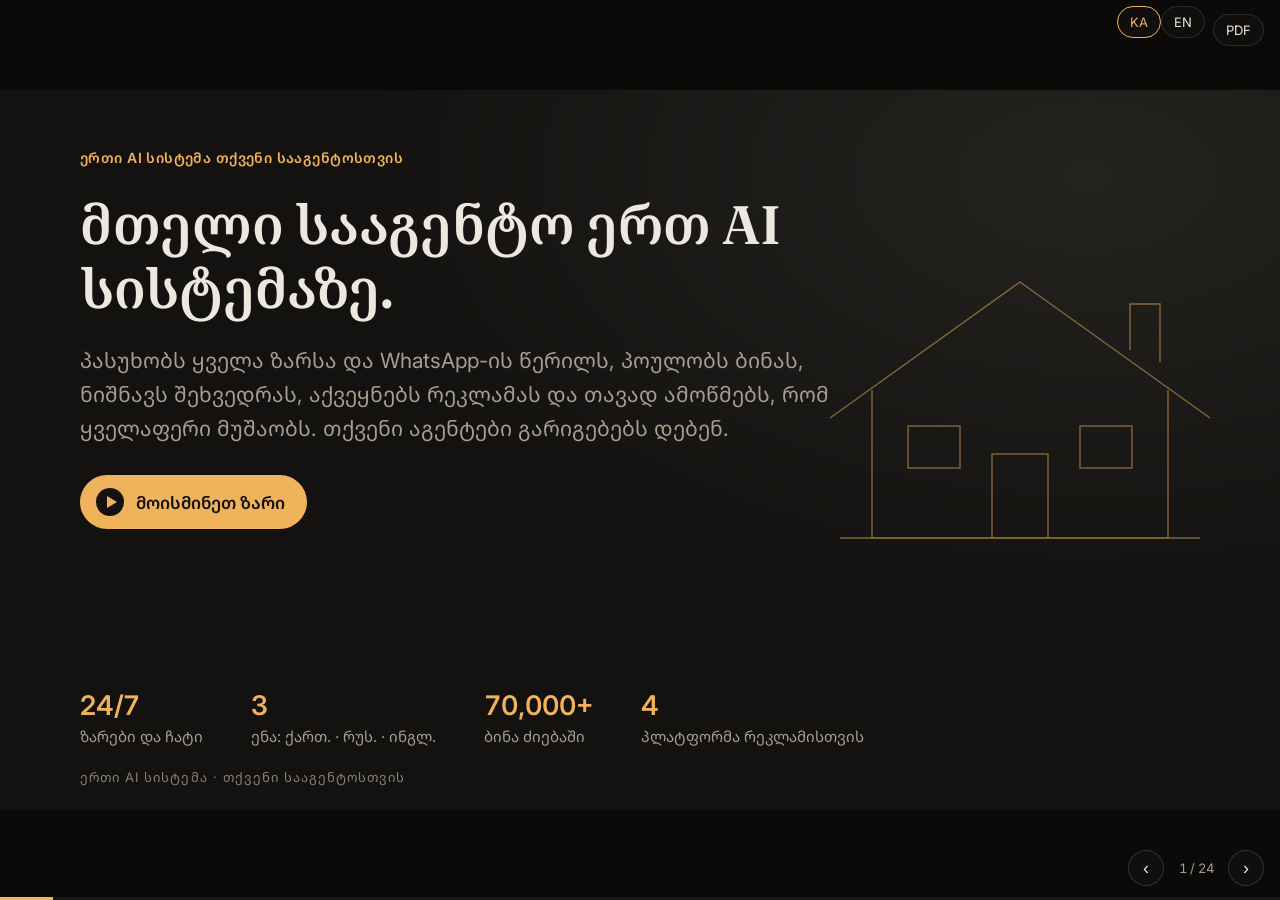
<file: index.html>
<!doctype html><html><head><meta charset="utf-8"><title>One AI system</title>
<meta http-equiv="refresh" content="0; url=ka/"><script>location.replace('ka/' + location.hash)</script></head>
<body><a href="ka/">ქართული</a> · <a href="en/">English</a></body></html>
</file>
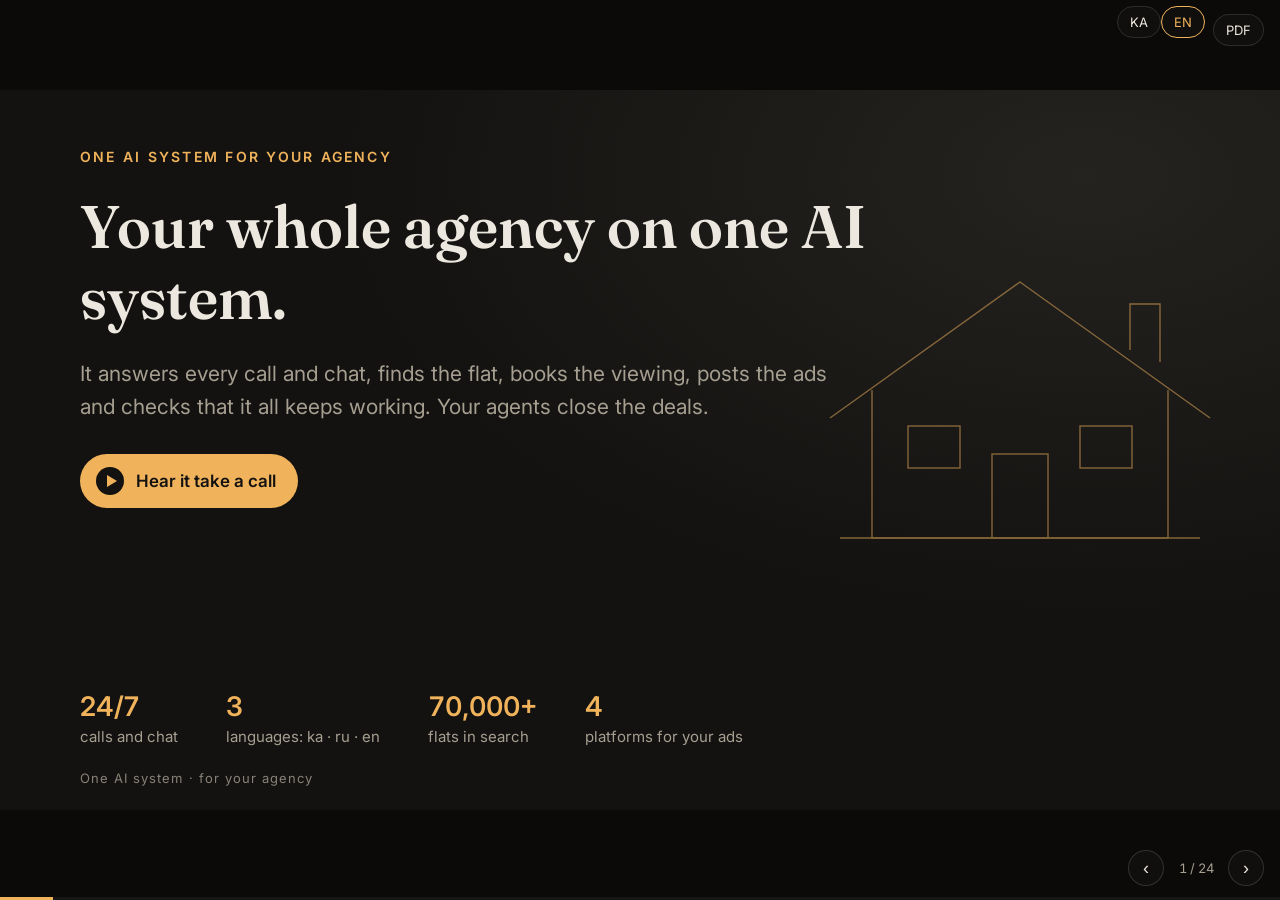
<file: en/index.html>
<!doctype html>
<html lang="en"><head><meta charset="utf-8">
<meta name="viewport" content="width=device-width, initial-scale=1">
<title>Your whole agency on one AI system</title><meta name="description" content="One AI system that answers, finds, books, posts and watches itself, in your agency's name.">
<meta property="og:title" content="Your whole agency on one AI system"><meta property="og:description" content="One AI system that answers, finds, books, posts and watches itself, in your agency's name.">
<link rel="preconnect" href="https://fonts.googleapis.com"><link rel="preconnect" href="https://fonts.gstatic.com" crossorigin>
<link rel="stylesheet" href="https://fonts.googleapis.com/css2?family=Fraunces:opsz,wght@9..144,500;9..144,600&family=Inter:wght@400;500;600&family=Noto+Sans+Georgian:wght@400;500;600&family=Noto+Serif+Georgian:wght@500;600&display=swap">
<link rel="stylesheet" href="../src/deck.css?v=mvzc2h13">
</head><body>
<main class="deck">
<section class="slide cover" id="cover"><div class="pad">
      <svg class="roof" viewBox="0 0 420 300" fill="none" stroke="#F0B35B" stroke-width="1.4"><path d="M20 160 210 24 400 160"/><path d="M62 132v148h296V132"/><path d="M30 280h360"/><rect x="182" y="196" width="56" height="84"/><rect x="98" y="168" width="52" height="42"/><rect x="270" y="168" width="52" height="42"/><path d="M320 92V46h30v58"/></svg>
      <div class="kicker">One AI system for your agency</div>
      <h1>Your whole agency on one AI system.</h1>
      <p class="lead">It answers every call and chat, finds the flat, books the viewing, posts the ads and checks that it all keeps working. Your agents close the deals.</p>
      <a class="cta tolink" href="#call"><span class="tri"></span>Hear it take a call</a>
      <div class="stats">
        <div><b>24/7</b>calls and chat</div>
        <div><b>3</b>languages: ka · ru · en</div>
        <div><b class="num">70,000+</b>flats in search</div>
        <div><b>4</b>platforms for your ads</div>
      </div>
</div><div class="sfoot"><span>One AI system · for your agency</span><span class="num">01 / 24</span></div></section>
<section class="slide alt" id="problem"><div class="pad">
      <div class="kicker a1"><span class="act">1 · The system</span>The problem</div>
      <h2>Clients don't vanish. They go to the next agency.</h2>
      <div class="cols3">
        <div class="pcard"><div class="t num">21:40</div><h3>A call during a viewing, a WhatsApp at night.</h3>
          <p>No answer until morning. By then the client has called the next agency.</p></div>
        <div class="pcard"><div class="t">By hand</div><h3>Portals, ads, paperwork.</h3>
          <p>Every ad typed in four places, every contract from scratch. Your agents' hours go here.</p></div>
        <div class="pcard"><div class="t">+1 week</div><h3>The client nobody wrote back to.</h3>
          <p>A new flat fits last week's brief exactly. Nobody remembers to send it.</p></div>
      </div>
      <div class="note"><svg width="22" height="22" viewBox="0 0 24 24" fill="none" stroke="var(--gold)" stroke-width="1.6" stroke-linecap="round" stroke-linejoin="round" aria-hidden="true"><path d="M12 3v4M12 17v4M3 12h4M17 12h4M6 6l2.5 2.5M15.5 15.5 18 18M6 18l2.5-2.5M15.5 8.5 18 6"/></svg><span>One AI system does all three. Your agents close deals.</span></div>
</div><div class="sfoot"><span>One AI system · for your agency</span><span class="num">02 / 24</span></div></section>
<section class="slide " id="system"><div class="pad">
      <div class="kicker a1"><span class="act">1 · The system</span>The system on one map</div>
      <h2>Up front, the AI operator meets the clients. Backstage, the system does the rest.</h2>
      <div class="map">
        <div class="mcol front"><div class="mh"><svg width="20" height="20" viewBox="0 0 24 24" fill="none" stroke="var(--gold)" stroke-width="1.6" stroke-linecap="round" stroke-linejoin="round" aria-hidden="true"><path d="M5 4h4l2 5-2.5 1.5a11 11 0 0 0 5 5L15 13l5 2v4a2 2 0 0 1-2 2A16 16 0 0 1 3 6a2 2 0 0 1 2-2z"/></svg>Front desk</div>
          <a class="mrow" href="#two-ways"><svg width="18" height="18" viewBox="0 0 24 24" fill="none" stroke="var(--gold)" stroke-width="1.6" stroke-linecap="round" stroke-linejoin="round" aria-hidden="true"><path d="M5 4h4l2 5-2.5 1.5a11 11 0 0 0 5 5L15 13l5 2v4a2 2 0 0 1-2 2A16 16 0 0 1 3 6a2 2 0 0 1 2-2z"/></svg><span>Calls: the AI alone, or an agent with the AI</span></a>
          <a class="mrow" href="#whatsapp"><svg width="18" height="18" viewBox="0 0 24 24" fill="none" stroke="var(--gold)" stroke-width="1.6" stroke-linecap="round" stroke-linejoin="round" aria-hidden="true"><path d="M21 12a8 8 0 0 1-11.6 7.1L4 20l1-4.6A8 8 0 1 1 21 12z"/></svg><span>WhatsApp in three languages, with photo cards</span></a>
          <a class="mrow" href="#viewings"><svg width="18" height="18" viewBox="0 0 24 24" fill="none" stroke="var(--gold)" stroke-width="1.6" stroke-linecap="round" stroke-linejoin="round" aria-hidden="true"><path d="M4 6h16v14H4zM4 10h16M8 3v4M16 3v4"/></svg><span>Viewings in the owner's hours</span></a>
          <a class="mrow" href="#follow-up"><svg width="18" height="18" viewBox="0 0 24 24" fill="none" stroke="var(--gold)" stroke-width="1.6" stroke-linecap="round" stroke-linejoin="round" aria-hidden="true"><path d="M6 16v-5a6 6 0 1 1 12 0v5l2 2H4zM10 21h4"/></svg><span>New fits while the request is open</span></a>
        </div>
        <div class="mcol back"><div class="mh"><svg width="20" height="20" viewBox="0 0 24 24" fill="none" stroke="var(--gold)" stroke-width="1.6" stroke-linecap="round" stroke-linejoin="round" aria-hidden="true"><path d="M12 4 3 8.5l9 4.5 9-4.5zM3 12.5l9 4.5 9-4.5M3 16.5l9 4.5 9-4.5"/></svg>Backstage</div>
          <div class="tiles">
            <a class="tile" href="#home"><svg width="20" height="20" viewBox="0 0 24 24" fill="none" stroke="var(--gold)" stroke-width="1.6" stroke-linecap="round" stroke-linejoin="round" aria-hidden="true"><path d="M3 11 12 4l9 7M5 10v10h14V10M10 20v-5h4v5"/></svg><span>Home</span></a><a class="tile" href="#inbox"><svg width="20" height="20" viewBox="0 0 24 24" fill="none" stroke="var(--gold)" stroke-width="1.6" stroke-linecap="round" stroke-linejoin="round" aria-hidden="true"><path d="M9 11a3.5 3.5 0 1 0 0-7 3.5 3.5 0 0 0 0 7zM2.5 20a6.5 6.5 0 0 1 13 0M16 4.2a3.5 3.5 0 0 1 0 6.6M18 14a6.5 6.5 0 0 1 3.5 6"/></svg><span>Inbox</span></a><a class="tile" href="#agent-day"><svg width="20" height="20" viewBox="0 0 24 24" fill="none" stroke="var(--gold)" stroke-width="1.6" stroke-linecap="round" stroke-linejoin="round" aria-hidden="true"><path d="M12 12a4 4 0 1 0 0-8 4 4 0 0 0 0 8zM4 21a8 8 0 0 1 16 0"/></svg><span>The agent's day</span></a><a class="tile" href="#clients"><svg width="20" height="20" viewBox="0 0 24 24" fill="none" stroke="var(--gold)" stroke-width="1.6" stroke-linecap="round" stroke-linejoin="round" aria-hidden="true"><path d="M12 3v4M12 17v4M3 12h4M17 12h4M6 6l2.5 2.5M15.5 15.5 18 18M6 18l2.5-2.5M15.5 8.5 18 6"/></svg><span>AI checks the AI</span></a><a class="tile" href="#results"><svg width="20" height="20" viewBox="0 0 24 24" fill="none" stroke="var(--gold)" stroke-width="1.6" stroke-linecap="round" stroke-linejoin="round" aria-hidden="true"><path d="M5 12l5 5 9-10"/></svg><span>Results</span></a><a class="tile" href="#market"><svg width="20" height="20" viewBox="0 0 24 24" fill="none" stroke="var(--gold)" stroke-width="1.6" stroke-linecap="round" stroke-linejoin="round" aria-hidden="true"><path d="M12 21a9 9 0 1 0 0-18 9 9 0 0 0 0 18zM3 12h18M12 3a14 14 0 0 1 0 18M12 3a14 14 0 0 0 0 18"/></svg><span>The whole market</span></a><a class="tile" href="#score"><svg width="20" height="20" viewBox="0 0 24 24" fill="none" stroke="var(--gold)" stroke-width="1.6" stroke-linecap="round" stroke-linejoin="round" aria-hidden="true"><path d="M12 3l2.7 5.6 6.1.9-4.4 4.3 1 6.1L12 17l-5.4 2.9 1-6.1L3.2 9.5l6.1-.9z"/></svg><span>Listing score</span></a><a class="tile" href="#owners"><svg width="20" height="20" viewBox="0 0 24 24" fill="none" stroke="var(--gold)" stroke-width="1.6" stroke-linecap="round" stroke-linejoin="round" aria-hidden="true"><path d="M6 3h9l4 4v14H6zM14 3v5h5M9 13h7M9 17h7"/></svg><span>Owners, contracts</span></a><a class="tile" href="#marketing"><svg width="20" height="20" viewBox="0 0 24 24" fill="none" stroke="var(--gold)" stroke-width="1.6" stroke-linecap="round" stroke-linejoin="round" aria-hidden="true"><path d="M3 10v4h4l6 4V6l-6 4zM16 9a4 4 0 0 1 0 6M19 6a8 8 0 0 1 0 12"/></svg><span>Ads in 4 places</span></a><a class="tile" href="#social"><svg width="20" height="20" viewBox="0 0 24 24" fill="none" stroke="var(--gold)" stroke-width="1.6" stroke-linecap="round" stroke-linejoin="round" aria-hidden="true"><path d="M3 5h18v14H3zM3 16l5-5 4 4 3-3 6 6M15.5 9.5h.01"/></svg><span>Social</span></a><a class="tile" href="#control"><svg width="20" height="20" viewBox="0 0 24 24" fill="none" stroke="var(--gold)" stroke-width="1.6" stroke-linecap="round" stroke-linejoin="round" aria-hidden="true"><path d="M12 3 4 6v6c0 5 3.5 8 8 9 4.5-1 8-4 8-9V6zM8.5 12l2.5 2.5 4.5-5"/></svg><span>Control and health</span></a>
          </div>
        </div>
        <div class="engine"><svg width="20" height="20" viewBox="0 0 24 24" fill="none" stroke="var(--gold)" stroke-width="1.6" stroke-linecap="round" stroke-linejoin="round" aria-hidden="true"><path d="M12 3v4M12 17v4M3 12h4M17 12h4M6 6l2.5 2.5M15.5 15.5 18 18M6 18l2.5-2.5M15.5 8.5 18 6"/></svg><span><b>The engine:</b> 70,000+ flats · a 0–100 score · matching to every request · client memory · a self-check every 2 minutes</span></div>
      </div>
</div><div class="sfoot"><span>One AI system · for your agency</span><span class="num">03 / 24</span></div></section>
<section class="slide alt" id="two-ways"><div class="pad">
      <div class="kicker a2"><span class="act">2 · Front desk</span>Two ways to answer the phone</div>
      <h2>The AI answers alone, or your agent answers with the AI beside them.</h2>
      <div class="two-ways">
        <div class="panel"><div class="top"><svg width="26" height="26" viewBox="0 0 24 24" fill="none" stroke="var(--gold)" stroke-width="1.6" stroke-linecap="round" stroke-linejoin="round" aria-hidden="true"><path d="M12 3v4M12 17v4M3 12h4M17 12h4M6 6l2.5 2.5M15.5 15.5 18 18M6 18l2.5-2.5M15.5 8.5 18 6"/></svg><h3>The AI alone</h3></div>
          <ul class="ticks"><li>24/7, in Georgian, Russian or English, in your agency's name</li><li>Works out the brief, offers one flat, sends the photos to WhatsApp</li><li>Saves the request and a summary of the call</li></ul></div>
        <div class="or"><span>or</span></div>
        <div class="panel gold"><div class="top"><svg width="26" height="26" viewBox="0 0 24 24" fill="none" stroke="var(--gold)" stroke-width="1.6" stroke-linecap="round" stroke-linejoin="round" aria-hidden="true"><path d="M9 11a3.5 3.5 0 1 0 0-7 3.5 3.5 0 0 0 0 7zM2.5 20a6.5 6.5 0 0 1 13 0M16 4.2a3.5 3.5 0 0 1 0 6.6M18 14a6.5 6.5 0 0 1 3.5 6"/></svg><h3>Agent + AI</h3></div>
          <ul class="ticks"><li>The call rings an Available agent first, right in the browser</li><li>The AI listens silently, fills in the brief and finds the flats; the agent sends the card</li><li>If nobody picks up within seconds, the AI answers by itself</li></ul></div>
      </div>
      <div class="note"><svg width="22" height="22" viewBox="0 0 24 24" fill="none" stroke="var(--gold)" stroke-width="1.6" stroke-linecap="round" stroke-linejoin="round" aria-hidden="true"><path d="M21 12a8 8 0 0 1-11.6 7.1L4 20l1-4.6A8 8 0 1 1 21 12z"/></svg><span>Both ways land in the same WhatsApp chat: the flats, the summary, the next step.</span></div>
</div><div class="sfoot"><span>One AI system · for your agency</span><span class="num">04 / 24</span></div></section>
<section class="slide " id="call"><div class="pad">
      <div class="vid"><div>
        <div class="kicker a2"><span class="act">2 · Front desk</span>▶ A call · the AI alone</div>
        <h2>Listen to it answer a call.</h2>
        <ol class="beats"><li><span>01</span>Picks up at once in your agency's name, day and night, in the client's language.</li><li><span>02</span>Asks one clarifying question, searches your listings and the whole market, and offers one flat: street, size, price.</li><li><span>03</span>What it doesn't know, it doesn't invent: it asks your agent. The photos go to WhatsApp while the call is still on.</li></ol>
        <a class="printlink" href="https://lukakhijakadze.github.io/ai-front-desk-deck/en/#call">▶ Watch the video: lukakhijakadze.github.io/ai-front-desk-deck/en/#call</a></div>
        <div class="phone"><div class="screen">
          <div class="callhead"><div class="av"><svg width="34" height="34" viewBox="0 0 24 24" fill="none" stroke="var(--gold)" stroke-width="1.6" stroke-linecap="round" stroke-linejoin="round" aria-hidden="true"><path d="M5 4h4l2 5-2.5 1.5a11 11 0 0 0 5 5L15 13l5 2v4a2 2 0 0 1-2 2A16 16 0 0 1 3 6a2 2 0 0 1 2-2z"/></svg></div><div class="who">Your agency · AI</div><div class="t num">00:41</div></div>
          <div class="caption">“In Vake, on Chavchavadze, two bedrooms, 85 square metres. The rent is eleven hundred dollars a month.”</div>
          <div class="callbtns"><i></i><i class="end"></i><i></i></div>
          <button class="play" data-video="call" aria-label="Play the video"></button><video class="inl" controls playsinline preload="none"></video><p class="soon">The video is coming soon.</p>
        </div></div></div>
</div><div class="sfoot"><span>One AI system · for your agency</span><span class="num">05 / 24</span></div></section>
<section class="slide alt" id="copilot"><div class="pad">
      <div class="vid wide"><div>
        <div class="kicker a2"><span class="act">2 · Front desk</span>▶ A call · agent + AI</div>
        <h2>Your agent talks. The AI works beside them.</h2>
        <ol class="beats"><li><span>01</span>The call rings the Available agent's browser first, wherever they are. No answer in 5 s, and the AI takes it.</li><li><span>02</span>The AI listens, fills in the brief and finds the flats that fit. The agent does the talking and sends the client the card with one press.</li><li><span>03</span>Voice search: with no client on the line, the agent says the brief into the headset, the AI fills the filters and runs the search once deal, budget and area are known.</li></ol>
        <a class="printlink" href="https://lukakhijakadze.github.io/ai-front-desk-deck/en/#copilot">▶ Watch the video: lukakhijakadze.github.io/ai-front-desk-deck/en/#copilot</a></div>
        <figure class="shot shotv"><div class="scr"><img src="../media/shots/en/call-screen.png" alt="The call screen" loading="lazy" onerror="this.onerror=null;this.src='../media/shots/ka/call-screen.png'"><video class="inl" controls playsinline preload="none"></video><p class="soon">The video is coming soon.</p></div><button class="play" data-video="copilot" aria-label="Play the video"></button></figure>
      </div>
</div><div class="sfoot"><span>One AI system · for your agency</span><span class="num">06 / 24</span></div></section>
<section class="slide " id="whatsapp"><div class="pad">
      <div class="vid"><div>
        <div class="kicker a2"><span class="act">2 · Front desk</span>WhatsApp</div>
        <h2>The call carries on in WhatsApp. Answers come in seconds, with photos.</h2>
        <div class="pts"><div class="pt"><div class="ic"><svg width="22" height="22" viewBox="0 0 24 24" fill="none" stroke="var(--gold)" stroke-width="1.6" stroke-linecap="round" stroke-linejoin="round" aria-hidden="true"><path d="M5 4h4l2 5-2.5 1.5a11 11 0 0 0 5 5L15 13l5 2v4a2 2 0 0 1-2 2A16 16 0 0 1 3 6a2 2 0 0 1 2-2z"/></svg></div><div><h3>After the call, in the chat</h3><p>A thank-you, a recap of the brief and the flats from the call, with photos.</p></div></div><div class="pt"><div class="ic"><svg width="22" height="22" viewBox="0 0 24 24" fill="none" stroke="var(--gold)" stroke-width="1.6" stroke-linecap="round" stroke-linejoin="round" aria-hidden="true"><path d="M21 12a8 8 0 0 1-11.6 7.1L4 20l1-4.6A8 8 0 1 1 21 12z"/></svg></div><div><h3>A new message, answered in seconds</h3><p>In the client's language: one refining question, then listing cards.</p></div></div><div class="pt"><div class="ic"><svg width="22" height="22" viewBox="0 0 24 24" fill="none" stroke="var(--gold)" stroke-width="1.6" stroke-linecap="round" stroke-linejoin="round" aria-hidden="true"><path d="M4 6h16v14H4zM4 10h16M8 3v4M16 3v4"/></svg></div><div><h3>One tap on “Visit” files a viewing request</h3><p>What the AI doesn't know goes to your agent. The call and the chat sit in one history.</p></div></div></div></div>
        <div class="phone"><div class="screen wa"><div class="bar"><i><svg width="18" height="18" viewBox="0 0 24 24" fill="none" stroke="var(--gold)" stroke-width="1.6" stroke-linecap="round" stroke-linejoin="round" aria-hidden="true"><path d="M12 3v4M12 17v4M3 12h4M17 12h4M6 6l2.5 2.5M15.5 15.5 18 18M6 18l2.5-2.5M15.5 8.5 18 6"/></svg></i><div>Your agency<small>online</small></div></div>
          <div class="msgs">
            <div class="b note"><svg width="12" height="12" viewBox="0 0 24 24" fill="none" stroke="#8696a0" stroke-width="1.6" stroke-linecap="round" stroke-linejoin="round" aria-hidden="true"><path d="M5 4h4l2 5-2.5 1.5a11 11 0 0 0 5 5L15 13l5 2v4a2 2 0 0 1-2 2A16 16 0 0 1 3 6a2 2 0 0 1 2-2z"/></svg> Call ended · 2 min</div>
            <div class="b out">Thanks for the call, Nino! Your search: Vake, 2 bedrooms, up to $1,200.</div>
            <div class="b out"><div class="ph"></div>Vake, Chavchavadze Ave · 85 m² · 2 bedrooms<br><b>$1,100 / month</b><small>Would you like to visit it?</small>
      <div class="btns"><span>Visit</span></div></div>
            <div class="b in">I have a dog, is that OK?</div>
            <div class="b out">Our agent will check that and write to you as soon as possible.</div>
          </div>
        </div></div></div>
</div><div class="sfoot"><span>One AI system · for your agency</span><span class="num">07 / 24</span></div></section>
<section class="slide alt" id="viewings"><div class="pad">
      <div class="kicker a2"><span class="act">2 · Front desk</span>Viewings</div>
      <h2>Viewings without the phone tag.</h2>
      <div class="bs"><div class="pts"><div class="pt"><div class="ic"><svg width="22" height="22" viewBox="0 0 24 24" fill="none" stroke="var(--gold)" stroke-width="1.6" stroke-linecap="round" stroke-linejoin="round" aria-hidden="true"><path d="M21 12a8 8 0 0 1-11.6 7.1L4 20l1-4.6A8 8 0 1 1 21 12z"/></svg></div><div><h3>The client asks to see it</h3><p>In the chat or with the Visit button.</p></div></div><div class="pt"><div class="ic"><svg width="22" height="22" viewBox="0 0 24 24" fill="none" stroke="var(--gold)" stroke-width="1.6" stroke-linecap="round" stroke-linejoin="round" aria-hidden="true"><path d="M12 21a9 9 0 1 0 0-18 9 9 0 0 0 0 18zM12 7v5l3 2"/></svg></div><div><h3>Only in the owner's hours</h3><p>Your agent enters the owner's times and the client picks one. The AI never names any other time.</p></div></div><div class="pt"><div class="ic"><svg width="22" height="22" viewBox="0 0 24 24" fill="none" stroke="var(--gold)" stroke-width="1.6" stroke-linecap="round" stroke-linejoin="round" aria-hidden="true"><path d="M4 6h16v14H4zM4 10h16M8 3v4M16 3v4"/></svg></div><div><h3>The week on one screen</h3><p>Confirmed, waiting, cancelled with a reason. Change it in one click.</p></div></div></div><figure class="shot"><div class="scr"><img src="../media/shots/en/viewings.png" alt="The viewings week" loading="lazy" onerror="this.onerror=null;this.src='../media/shots/ka/viewings.png'"></div></figure></div>
</div><div class="sfoot"><span>One AI system · for your agency</span><span class="num">08 / 24</span></div></section>
<section class="slide " id="follow-up"><div class="pad">
      <div class="kicker a2"><span class="act">2 · Front desk</span>No client goes cold</div>
      <h2>Every brief is saved. Every new fit reaches the client.</h2>
      <div class="strip">
        <div class="node"><div class="dot"><svg width="24" height="24" viewBox="0 0 24 24" fill="none" stroke="var(--gold)" stroke-width="1.6" stroke-linecap="round" stroke-linejoin="round" aria-hidden="true"><path d="M3 11 12 4l9 7M5 10v10h14V10M10 20v-5h4v5"/></svg></div><div><h3>A new flat</h3><p>Yours or from the market</p></div></div><div class="node"><div class="dot"><svg width="24" height="24" viewBox="0 0 24 24" fill="none" stroke="var(--gold)" stroke-width="1.6" stroke-linecap="round" stroke-linejoin="round" aria-hidden="true"><path d="M11 18a7 7 0 1 0 0-14 7 7 0 0 0 0 14zM21 21l-5-5"/></svg></div><div><h3>Checked against open requests</h3><p>A fit from 0 to 100</p></div></div><div class="node"><div class="dot"><svg width="24" height="24" viewBox="0 0 24 24" fill="none" stroke="var(--gold)" stroke-width="1.6" stroke-linecap="round" stroke-linejoin="round" aria-hidden="true"><path d="M3 5h18v14H3zM3 16l5-5 4 4 3-3 6 6M15.5 9.5h.01"/></svg></div><div><h3>A card to the client</h3><p>On WhatsApp, with photos</p></div></div><div class="node"><div class="dot"><svg width="24" height="24" viewBox="0 0 24 24" fill="none" stroke="var(--gold)" stroke-width="1.6" stroke-linecap="round" stroke-linejoin="round" aria-hidden="true"><path d="M4 6h16v14H4zM4 10h16M8 3v4M16 3v4"/></svg></div><div><h3>“Visit”</h3><p>A viewing request is filed</p></div></div><div class="node"><div class="dot"><svg width="24" height="24" viewBox="0 0 24 24" fill="none" stroke="var(--gold)" stroke-width="1.6" stroke-linecap="round" stroke-linejoin="round" aria-hidden="true"><path d="M6 16v-5a6 6 0 1 1 12 0v5l2 2H4zM10 21h4"/></svg></div><div><h3>Your agent is notified</h3><p>A ready, interested client</p></div></div>
      </div>
      <div class="facts">
        <div class="fact"><b>Automatic</b><p>Every complete brief is saved, with no agent needed.</p></div>
        <div class="fact"><b class="num">03:30</b><p>Every night new flats are checked against every open request.</p></div>
        <div class="fact"><b>≤ 3 a day</b><p>Cards keep coming until your agent closes the request. No spam.</p></div>
      </div>
</div><div class="sfoot"><span>One AI system · for your agency</span><span class="num">09 / 24</span></div></section>
<section class="slide alt" id="home"><div class="pad">
      <div class="kicker a3"><span class="act">3 · Backstage</span>Home</div>
      <h2>In the morning, one screen shows the whole day.</h2>
      <div class="bs"><div class="pts"><div class="pt"><div class="ic"><svg width="22" height="22" viewBox="0 0 24 24" fill="none" stroke="var(--gold)" stroke-width="1.6" stroke-linecap="round" stroke-linejoin="round" aria-hidden="true"><path d="M9 11a3.5 3.5 0 1 0 0-7 3.5 3.5 0 0 0 0 7zM2.5 20a6.5 6.5 0 0 1 13 0M16 4.2a3.5 3.5 0 0 1 0 6.6M18 14a6.5 6.5 0 0 1 3.5 6"/></svg></div><div><h3>Agency head and agent views</h3><p>The agency head sees the business and the system's health. An agent's Home opens with My day, on their own and the team's clients.</p></div></div><div class="pt"><div class="ic"><svg width="22" height="22" viewBox="0 0 24 24" fill="none" stroke="var(--gold)" stroke-width="1.6" stroke-linecap="round" stroke-linejoin="round" aria-hidden="true"><path d="M6 16v-5a6 6 0 1 1 12 0v5l2 2H4zM10 21h4"/></svg></div><div><h3>Where you're needed</h3><p>Who is waiting for an agent, today's viewings, whom to call.</p></div></div><div class="pt"><div class="ic"><svg width="22" height="22" viewBox="0 0 24 24" fill="none" stroke="var(--gold)" stroke-width="1.6" stroke-linecap="round" stroke-linejoin="round" aria-hidden="true"><path d="M12 3 4 6v6c0 5 3.5 8 8 9 4.5-1 8-4 8-9V6zM8.5 12l2.5 2.5 4.5-5"/></svg></div><div><h3>Health at a glance</h3><p>Ads per platform and a self-check every 2 minutes. Anything broken shows red.</p></div></div></div><figure class="shot"><div class="scr"><img src="../media/shots/en/home.png" alt="The Home tab" loading="lazy" onerror="this.onerror=null;this.src='../media/shots/ka/home.png'"></div></figure></div>
</div><div class="sfoot"><span>One AI system · for your agency</span><span class="num">10 / 24</span></div></section>
<section class="slide " id="inbox"><div class="pad">
      <div class="kicker a3"><span class="act">3 · Backstage</span>Inbox</div>
      <h2>One row per client. Calls and chats together.</h2>
      <div class="bs"><div class="pts"><div class="pt"><div class="ic"><svg width="22" height="22" viewBox="0 0 24 24" fill="none" stroke="var(--gold)" stroke-width="1.6" stroke-linecap="round" stroke-linejoin="round" aria-hidden="true"><path d="M12 4 3 8.5l9 4.5 9-4.5zM3 12.5l9 4.5 9-4.5M3 16.5l9 4.5 9-4.5"/></svg></div><div><h3>One history</h3><p>The call summary, the chat, the cards sent and the request in one place.</p></div></div><div class="pt"><div class="ic"><svg width="22" height="22" viewBox="0 0 24 24" fill="none" stroke="var(--gold)" stroke-width="1.6" stroke-linecap="round" stroke-linejoin="round" aria-hidden="true"><path d="M6 16v-5a6 6 0 1 1 12 0v5l2 2H4zM10 21h4"/></svg></div><div><h3>Flags</h3><p>“Needs you”, “hand-off waiting”, “card not delivered”.</p></div></div><div class="pt"><div class="ic"><svg width="22" height="22" viewBox="0 0 24 24" fill="none" stroke="var(--gold)" stroke-width="1.6" stroke-linecap="round" stroke-linejoin="round" aria-hidden="true"><path d="M12 12a4 4 0 1 0 0-8 4 4 0 0 0 0 8zM4 21a8 8 0 0 1 16 0"/></svg></div><div><h3>Take over in one click</h3><p>The AI steps aside and your agent writes. Handing back is one click too.</p></div></div><div class="pt"><div class="ic"><svg width="22" height="22" viewBox="0 0 24 24" fill="none" stroke="var(--gold)" stroke-width="1.6" stroke-linecap="round" stroke-linejoin="round" aria-hidden="true"><path d="M11 18a7 7 0 1 0 0-14 7 7 0 0 0 0 14zM21 21l-5-5"/></svg></div><div><h3>Replay</h3><p>Every search step: the filters, the top 5 shown and the hidden ranked candidates. A bad search can be flagged.</p></div></div></div><figure class="shot"><div class="scr"><img src="../media/shots/en/inbox.png" alt="The Inbox" loading="lazy" onerror="this.onerror=null;this.src='../media/shots/ka/inbox.png'"></div></figure></div>
</div><div class="sfoot"><span>One AI system · for your agency</span><span class="num">11 / 24</span></div></section>
<section class="slide alt" id="agent-day"><div class="pad">
      <div class="kicker a3"><span class="act">3 · Backstage</span>The agent's day</div>
      <h2>Each agent opens on their own day: whom to call, what's waiting.</h2>
      <div class="bs"><div class="pts"><div class="pt"><div class="ic"><svg width="22" height="22" viewBox="0 0 24 24" fill="none" stroke="var(--gold)" stroke-width="1.6" stroke-linecap="round" stroke-linejoin="round" aria-hidden="true"><path d="M3 11 12 4l9 7M5 10v10h14V10M10 20v-5h4v5"/></svg></div><div><h3>My day</h3><p>An agent's Home opens with My day: their own and the team's clients, today's viewings, who is waiting.</p></div></div><div class="pt"><div class="ic"><svg width="22" height="22" viewBox="0 0 24 24" fill="none" stroke="var(--gold)" stroke-width="1.6" stroke-linecap="round" stroke-linejoin="round" aria-hidden="true"><path d="M5 4h4l2 5-2.5 1.5a11 11 0 0 0 5 5L15 13l5 2v4a2 2 0 0 1-2 2A16 16 0 0 1 3 6a2 2 0 0 1 2-2z"/></svg></div><div><h3>Owners to call</h3><p>One shared queue, first come. When a client wants a viewing, My day says which owner to call.</p></div></div><div class="pt"><div class="ic"><svg width="22" height="22" viewBox="0 0 24 24" fill="none" stroke="var(--gold)" stroke-width="1.6" stroke-linecap="round" stroke-linejoin="round" aria-hidden="true"><path d="M3 3l18 18M10.6 6.1A9 9 0 0 1 12 6c5 0 9 6 9 6a15 15 0 0 1-3 3.4M6.4 6.4C4.2 8 3 12 3 12s4 6 9 6a8.6 8.6 0 0 0 4-1"/></svg></div><div><h3>Owner numbers stay guarded</h3><p>A number shows only for flats in this queue or the agent's own live viewing. Every look is logged, at most 30 an hour.</p></div></div></div><div class="shot2"><figure class="shot"><div class="scr"><img src="../media/shots/en/my-day.png" alt="An agent's My day" loading="lazy" onerror="this.onerror=null;this.src='../media/shots/ka/my-day.png'"></div></figure><figure class="shot"><div class="scr"><img src="../media/shots/en/owner-calls.png" alt="Owners to call" loading="lazy" onerror="this.onerror=null;this.src='../media/shots/ka/owner-calls.png'"></div></figure></div></div>
</div><div class="sfoot"><span>One AI system · for your agency</span><span class="num">12 / 24</span></div></section>
<section class="slide " id="clients"><div class="pad">
      <div class="kicker a3"><span class="act">3 · Backstage</span>Clients</div>
      <h2>The AI reviews the AI.</h2>
      <div class="bs"><div class="pts"><div class="pt"><div class="ic"><svg width="22" height="22" viewBox="0 0 24 24" fill="none" stroke="var(--gold)" stroke-width="1.6" stroke-linecap="round" stroke-linejoin="round" aria-hidden="true"><path d="M11 18a7 7 0 1 0 0-14 7 7 0 0 0 0 14zM21 21l-5-5"/></svg></div><div><h3>Clients who got stuck</h3><p>A search going nowhere, a client gone quiet after the cards, a slow reply.</p></div></div><div class="pt"><div class="ic"><svg width="22" height="22" viewBox="0 0 24 24" fill="none" stroke="var(--gold)" stroke-width="1.6" stroke-linecap="round" stroke-linejoin="round" aria-hidden="true"><path d="M12 3v4M12 17v4M3 12h4M17 12h4M6 6l2.5 2.5M15.5 15.5 18 18M6 18l2.5-2.5M15.5 8.5 18 6"/></svg></div><div><h3>An hourly review</h3><p>The AI reads the conversations and proposes the next step for each client.</p></div></div><div class="pt"><div class="ic"><svg width="22" height="22" viewBox="0 0 24 24" fill="none" stroke="var(--gold)" stroke-width="1.6" stroke-linecap="round" stroke-linejoin="round" aria-hidden="true"><path d="M12 3 4 6v6c0 5 3.5 8 8 9 4.5-1 8-4 8-9V6zM8.5 12l2.5 2.5 4.5-5"/></svg></div><div><h3>Proposals only</h3><p>It changes nothing by itself. Your agent decides.</p></div></div></div><div class="gfx gx-cl">
      <div class="st hd" style="--i:0"><span>What it sees</span><span></span><span>What it proposes</span></div>
      
      <div class="st sig" style="--i:1"><div class="ic"><svg width="20" height="20" viewBox="0 0 24 24" fill="none" stroke="var(--gold)" stroke-width="1.6" stroke-linecap="round" stroke-linejoin="round" aria-hidden="true"><path d="M11 18a7 7 0 1 0 0-14 7 7 0 0 0 0 14zM21 21l-5-5"/></svg></div><div><b>Nino</b><p>Searching for 14 days, no new card for 7 days</p></div></div>
      <div class="st arr" style="--i:2"><svg viewBox="0 0 34 12" aria-hidden="true"><path d="M2 6h28M24 1l6 5-6 5"/></svg></div>
      <div class="st prop" style="--i:2"><p>Widen the area or the budget, or source new flats</p></div>
      <div class="st sig" style="--i:3"><div class="ic"><svg width="20" height="20" viewBox="0 0 24 24" fill="none" stroke="var(--gold)" stroke-width="1.6" stroke-linecap="round" stroke-linejoin="round" aria-hidden="true"><path d="M21 12a8 8 0 0 1-11.6 7.1L4 20l1-4.6A8 8 0 1 1 21 12z"/></svg></div><div><b>Giorgi</b><p>2 cards sent, no reply for 3 days</p></div></div>
      <div class="st arr" style="--i:4"><svg viewBox="0 0 34 12" aria-hidden="true"><path d="M2 6h28M24 1l6 5-6 5"/></svg></div>
      <div class="st prop" style="--i:4"><p>Call instead of sending more cards</p></div>
      <div class="st sig ai" style="--i:5"><div class="ic"><svg width="20" height="20" viewBox="0 0 24 24" fill="none" stroke="var(--gold)" stroke-width="1.6" stroke-linecap="round" stroke-linejoin="round" aria-hidden="true"><path d="M12 3v4M12 17v4M3 12h4M17 12h4M6 6l2.5 2.5M15.5 15.5 18 18M6 18l2.5-2.5M15.5 8.5 18 6"/></svg></div><div><b>Ana</b><p>AI review: 2 / 5, a question went unanswered</p></div></div>
      <div class="st arr" style="--i:6"><svg viewBox="0 0 34 12" aria-hidden="true"><path d="M2 6h28M24 1l6 5-6 5"/></svg></div>
      <div class="st prop" style="--i:6"><p>Open the review and read the conversation</p></div>
      <div class="st ft" style="--i:7"><svg width="20" height="20" viewBox="0 0 24 24" fill="none" stroke="var(--gold)" stroke-width="1.6" stroke-linecap="round" stroke-linejoin="round" aria-hidden="true"><path d="M12 3 4 6v6c0 5 3.5 8 8 9 4.5-1 8-4 8-9V6zM8.5 12l2.5 2.5 4.5-5"/></svg><span>Every hour the AI reads the finished conversations and scores each from 1 to 5. It changes nothing itself: your agent decides.</span></div>
    </div></div>
</div><div class="sfoot"><span>One AI system · for your agency</span><span class="num">13 / 24</span></div></section>
<section class="slide alt" id="results"><div class="pad">
      <div class="kicker a3"><span class="act">3 · Backstage</span>Results</div>
      <h2>Every call and chat in one list: who handled it, where it came from, how it ended.</h2>
      <div class="bs"><div class="pts"><div class="pt"><div class="ic"><svg width="22" height="22" viewBox="0 0 24 24" fill="none" stroke="var(--gold)" stroke-width="1.6" stroke-linecap="round" stroke-linejoin="round" aria-hidden="true"><path d="M9 11a3.5 3.5 0 1 0 0-7 3.5 3.5 0 0 0 0 7zM2.5 20a6.5 6.5 0 0 1 13 0M16 4.2a3.5 3.5 0 0 1 0 6.6M18 14a6.5 6.5 0 0 1 3.5 6"/></svg></div><div><h3>Who handled it</h3><p>The AI, an agent on a call with the AI, an agent on the dashboard, or a mix. Today, 7 or 30 days, with the AI review grade.</p></div></div><div class="pt"><div class="ic"><svg width="22" height="22" viewBox="0 0 24 24" fill="none" stroke="var(--gold)" stroke-width="1.6" stroke-linecap="round" stroke-linejoin="round" aria-hidden="true"><path d="M12 21a9 9 0 1 0 0-18 9 9 0 0 0 0 18zM3 12h18M12 3a14 14 0 0 1 0 18M12 3a14 14 0 0 0 0 18"/></svg></div><div><h3>Where they came from</h3><p>ss.ge, myhome, Facebook, Instagram, a referral. Inferred where provable, asked once otherwise. A funnel per portal and the top flats.</p></div></div><div class="pt"><div class="ic"><svg width="22" height="22" viewBox="0 0 24 24" fill="none" stroke="var(--gold)" stroke-width="1.6" stroke-linecap="round" stroke-linejoin="round" aria-hidden="true"><path d="M5 12l5 5 9-10"/></svg></div><div><h3>How it ended</h3><p>A viewing booked, a request saved, a hand-off, cards sent or a missed call. For the agency head only, with a WhatsApp digest at 21:00 every evening.</p></div></div></div><figure class="shot"><div class="scr"><img src="../media/shots/en/results.png" alt="The Results tab" loading="lazy" onerror="this.onerror=null;this.src='../media/shots/ka/results.png'"></div></figure></div>
</div><div class="sfoot"><span>One AI system · for your agency</span><span class="num">14 / 24</span></div></section>
<section class="slide " id="market"><div class="pad">
      <div class="kicker a3"><span class="act">3 · Backstage</span>The whole market</div>
      <h2>ss.ge and myhome.ge in one clean list.</h2>
      <div class="bs"><div class="pts"><div class="pt"><div class="ic"><svg width="22" height="22" viewBox="0 0 24 24" fill="none" stroke="var(--gold)" stroke-width="1.6" stroke-linecap="round" stroke-linejoin="round" aria-hidden="true"><path d="M12 21a9 9 0 1 0 0-18 9 9 0 0 0 0 18zM12 7v5l3 2"/></svg></div><div><h3>Always fresh</h3><p>Every 2 hours by day, a full sweep every night.</p></div></div><div class="pt"><div class="ic"><svg width="22" height="22" viewBox="0 0 24 24" fill="none" stroke="var(--gold)" stroke-width="1.6" stroke-linecap="round" stroke-linejoin="round" aria-hidden="true"><path d="M12 4 3 8.5l9 4.5 9-4.5zM3 12.5l9 4.5 9-4.5M3 16.5l9 4.5 9-4.5"/></svg></div><div><h3>Duplicates merged</h3><p>400,000+ ads → 70,000+ flats (November 2026). The owner's own ad comes first.</p></div></div><div class="pt"><div class="ic"><svg width="22" height="22" viewBox="0 0 24 24" fill="none" stroke="var(--gold)" stroke-width="1.6" stroke-linecap="round" stroke-linejoin="round" aria-hidden="true"><path d="M3 11 12 4l9 7M5 10v10h14V10M10 20v-5h4v5"/></svg></div><div><h3>Your flats alongside</h3><p>Bare shells stay hidden unless the client asks for one.</p></div></div></div><figure class="shot"><div class="scr"><img src="../media/shots/en/listings.png" alt="The Listings tab" loading="lazy" onerror="this.onerror=null;this.src='../media/shots/ka/listings.png'"></div></figure></div>
</div><div class="sfoot"><span>One AI system · for your agency</span><span class="num">15 / 24</span></div></section>
<section class="slide alt" id="score"><div class="pad">
      <div class="kicker a3"><span class="act">3 · Backstage</span>The listing score</div>
      <h2>Every flat scored 0–100, the way an experienced agent would judge it.</h2>
      <div class="bs"><div class="pts"><div class="pt"><div class="ic"><svg width="22" height="22" viewBox="0 0 24 24" fill="none" stroke="var(--gold)" stroke-width="1.6" stroke-linecap="round" stroke-linejoin="round" aria-hidden="true"><path d="M11 18a7 7 0 1 0 0-14 7 7 0 0 0 0 14zM21 21l-5-5"/></svg></div><div><h3>Price against similar flats</h3><p>In the same area. A price that looks wrong counts as unknown, never as a bargain.</p></div></div><div class="pt"><div class="ic"><svg width="22" height="22" viewBox="0 0 24 24" fill="none" stroke="var(--gold)" stroke-width="1.6" stroke-linecap="round" stroke-linejoin="round" aria-hidden="true"><path d="M3 5h18v14H3zM3 16l5-5 4 4 3-3 6 6M15.5 9.5h.01"/></svg></div><div><h3>Condition and location</h3><p>Renovation, building, heating, minutes to the metro, size.</p></div></div><div class="pt"><div class="ic"><svg width="22" height="22" viewBox="0 0 24 24" fill="none" stroke="var(--gold)" stroke-width="1.6" stroke-linecap="round" stroke-linejoin="round" aria-hidden="true"><path d="M12 3 4 6v6c0 5 3.5 8 8 9 4.5-1 8-4 8-9V6zM8.5 12l2.5 2.5 4.5-5"/></svg></div><div><h3>Unknown never counts against it</h3><p>The score shows how complete the information is.</p></div></div></div><figure class="shot"><div class="scr"><img src="../media/shots/en/score.png" alt="A listing's score breakdown" loading="lazy" onerror="this.onerror=null;this.src='../media/shots/ka/score.png'"></div></figure></div>
</div><div class="sfoot"><span>One AI system · for your agency</span><span class="num">16 / 24</span></div></section>
<section class="slide " id="owners"><div class="pad">
      <div class="kicker a3"><span class="act">3 · Backstage</span>Owners and paperwork</div>
      <h2>Owners list on WhatsApp. Contracts are drafted in a minute.</h2>
      <div class="bs"><div class="pts"><div class="pt"><div class="ic"><svg width="22" height="22" viewBox="0 0 24 24" fill="none" stroke="var(--gold)" stroke-width="1.6" stroke-linecap="round" stroke-linejoin="round" aria-hidden="true"><path d="M3 11 12 4l9 7M5 10v10h14V10M10 20v-5h4v5"/></svg></div><div><h3>Listing on WhatsApp</h3><p>The AI collects details and photos, asks for what's missing and reminds. You approve.</p></div></div><div class="pt"><div class="ic"><svg width="22" height="22" viewBox="0 0 24 24" fill="none" stroke="var(--gold)" stroke-width="1.6" stroke-linecap="round" stroke-linejoin="round" aria-hidden="true"><path d="M6 3h9l4 4v14H6zM14 3v5h5M9 13h7M9 17h7"/></svg></div><div><h3>7 contracts, prefilled</h3><p>Rental, lease, loan and mortgage, earnest money, amendments. A Word file, staff only.</p></div></div><div class="pt"><div class="ic"><svg width="22" height="22" viewBox="0 0 24 24" fill="none" stroke="var(--gold)" stroke-width="1.6" stroke-linecap="round" stroke-linejoin="round" aria-hidden="true"><path d="M3 3l18 18M10.6 6.1A9 9 0 0 1 12 6c5 0 9 6 9 6a15 15 0 0 1-3 3.4M6.4 6.4C4.2 8 3 12 3 12s4 6 9 6a8.6 8.6 0 0 0 4-1"/></svg></div><div><h3>The owner stays private</h3><p>Clients never get the owner's phone or the house number.</p></div></div></div><div class="shot2"><figure class="shot"><div class="scr"><img src="../media/shots/en/owners.png" alt="An owner's flat sent on WhatsApp" loading="lazy" onerror="this.onerror=null;this.src='../media/shots/ka/owners.png'"></div></figure><figure class="shot"><div class="scr"><img src="../media/shots/en/documents.png" alt="The Documents tab" loading="lazy" onerror="this.onerror=null;this.src='../media/shots/ka/documents.png'"></div></figure></div></div>
</div><div class="sfoot"><span>One AI system · for your agency</span><span class="num">17 / 24</span></div></section>
<section class="slide alt" id="marketing"><div class="pad">
      <div class="kicker a3"><span class="act">3 · Backstage</span>Marketing</div>
      <h2>Add a flat once. One queue carries the ad to four platforms.</h2>
      <div class="bs"><div class="pts"><div class="pt"><div class="ic"><svg width="22" height="22" viewBox="0 0 24 24" fill="none" stroke="var(--gold)" stroke-width="1.6" stroke-linecap="round" stroke-linejoin="round" aria-hidden="true"><path d="M5 4h4l2 5-2.5 1.5a11 11 0 0 0 5 5L15 13l5 2v4a2 2 0 0 1-2 2A16 16 0 0 1 3 6a2 2 0 0 1 2-2z"/></svg></div><div><h3>The owner agrees first</h3><p>Agents call owners from the queue. A flat reaches the portals only with the owner's agreement, best-scored first.</p></div></div><div class="pt"><div class="ic"><svg width="22" height="22" viewBox="0 0 24 24" fill="none" stroke="var(--gold)" stroke-width="1.6" stroke-linecap="round" stroke-linejoin="round" aria-hidden="true"><path d="M3 10v4h4l6 4V6l-6 4zM16 9a4 4 0 0 1 0 6M19 6a8 8 0 0 1 0 12"/></svg></div><div><h3>ss.ge · myhome.ge · Facebook · Instagram</h3><p>A bot posts to ss.ge from your balance, capped at 30 ₾ a month. On myhome a scheduled run takes the free posts; a paid one stays a person's press.</p></div></div><div class="pt"><div class="ic"><svg width="22" height="22" viewBox="0 0 24 24" fill="none" stroke="var(--gold)" stroke-width="1.6" stroke-linecap="round" stroke-linejoin="round" aria-hidden="true"><path d="M3 5h18v14H3zM3 16l5-5 4 4 3-3 6 6M15.5 9.5h.01"/></svg></div><div><h3>Your logo and a code</h3><p>Your logo on every photo. The client quotes the code (AFD-1042); the AI answers about that exact flat.</p></div></div></div><div class="gfx gx-mk">
      <div class="st flat" style="--i:0"><div class="pic"><span class="logo"><svg width="14" height="14" viewBox="0 0 24 24" fill="none" stroke="var(--gold)" stroke-width="1.6" stroke-linecap="round" stroke-linejoin="round" aria-hidden="true"><path d="M12 3v4M12 17v4M3 12h4M17 12h4M6 6l2.5 2.5M15.5 15.5 18 18M6 18l2.5-2.5M15.5 8.5 18 6"/></svg>Your logo</span>
          <svg class="bld" viewBox="0 0 120 80" aria-hidden="true"><path d="M14 80V30l30-16 30 16v50M74 80V42h32v38M24 40h8M38 40h8M52 40h8M24 52h8M38 52h8M52 52h8M24 64h8M38 64h8M52 64h8M82 52h6M94 52h6M82 64h6M94 64h6"/></svg>
          <span class="code">AFD-1042</span></div>
        <div class="meta"><b>Vake · 85 m² · 2 bedrooms</b>
          <span>$1,100 / month</span>
          <span class="ok"><svg width="14" height="14" viewBox="0 0 24 24" fill="none" stroke="var(--green)" stroke-width="1.6" stroke-linecap="round" stroke-linejoin="round" aria-hidden="true"><path d="M5 12l5 5 9-10"/></svg>The owner agreed</span>
          <span class="langs">Text: Georgian · English · Russian</span></div></div>
      <div class="dest"><svg class="fan" viewBox="0 0 100 400" preserveAspectRatio="none" aria-hidden="true">
        <path class="st" style="--i:0.6" pathLength="1" d="M0 200 C 55 200, 45 50, 100 50"/><path class="st" style="--i:1.6" pathLength="1" d="M0 200 C 55 200, 45 150, 100 150"/><path class="st" style="--i:2.6" pathLength="1" d="M0 200 C 55 200, 45 250, 100 250"/><path class="st" style="--i:3.6" pathLength="1" d="M0 200 C 55 200, 45 350, 100 350"/>
      </svg><div class="st pl" style="--i:1"><div><b>ss.ge</b><small>Portal</small></div><span class="live"><svg width="14" height="14" viewBox="0 0 24 24" fill="none" stroke="var(--green)" stroke-width="1.6" stroke-linecap="round" stroke-linejoin="round" aria-hidden="true"><path d="M5 12l5 5 9-10"/></svg>Live</span></div><div class="st pl" style="--i:2"><div><b>myhome.ge</b><small>Portal</small></div><span class="live"><svg width="14" height="14" viewBox="0 0 24 24" fill="none" stroke="var(--green)" stroke-width="1.6" stroke-linecap="round" stroke-linejoin="round" aria-hidden="true"><path d="M5 12l5 5 9-10"/></svg>Live</span></div><div class="st pl" style="--i:3"><div><b>Facebook</b><small>Your Page</small></div><span class="live"><svg width="14" height="14" viewBox="0 0 24 24" fill="none" stroke="var(--green)" stroke-width="1.6" stroke-linecap="round" stroke-linejoin="round" aria-hidden="true"><path d="M5 12l5 5 9-10"/></svg>Live</span></div><div class="st pl" style="--i:4"><div><b>Instagram</b><small>Your profile</small></div><span class="live"><svg width="14" height="14" viewBox="0 0 24 24" fill="none" stroke="var(--green)" stroke-width="1.6" stroke-linecap="round" stroke-linejoin="round" aria-hidden="true"><path d="M5 12l5 5 9-10"/></svg>Live</span></div></div>
      <div class="st down" style="--i:5"><svg width="20" height="20" viewBox="0 0 24 24" fill="none" stroke="var(--gold)" stroke-width="1.6" stroke-linecap="round" stroke-linejoin="round" aria-hidden="true"><path d="M12 21a9 9 0 1 0 0-18 9 9 0 0 0 0 18zM12 7v5l3 2"/></svg><span>Rented or sold? The ad comes down overnight.</span></div>
    </div></div>
</div><div class="sfoot"><span>One AI system · for your agency</span><span class="num">18 / 24</span></div></section>
<section class="slide " id="social"><div class="pad">
      <div class="kicker a3"><span class="act">3 · Backstage</span>Social</div>
      <h2>Facebook and Instagram: one tile per flat, one Delete.</h2>
      <div class="bs"><div class="pts"><div class="pt"><div class="ic"><svg width="22" height="22" viewBox="0 0 24 24" fill="none" stroke="var(--gold)" stroke-width="1.6" stroke-linecap="round" stroke-linejoin="round" aria-hidden="true"><path d="M3 10v4h4l6 4V6l-6 4zM16 9a4 4 0 0 1 0 6M19 6a8 8 0 0 1 0 12"/></svg></div><div><h3>Mandated flats post by themselves</h3><p>No review, in about a minute: up to 7 photos and a closing card, captions in three languages, a code and your WhatsApp number. 2 posts per network a day by default.</p></div></div><div class="pt"><div class="ic"><svg width="22" height="22" viewBox="0 0 24 24" fill="none" stroke="var(--gold)" stroke-width="1.6" stroke-linecap="round" stroke-linejoin="round" aria-hidden="true"><path d="M3 5h18v14H3zM3 16l5-5 4 4 3-3 6 6M15.5 9.5h.01"/></svg></div><div><h3>One tile per flat</h3><p>A green, red or amber icon per network. One Delete for both; Instagram's half ends in the app. The photo opens the flat.</p></div></div><div class="pt"><div class="ic"><svg width="22" height="22" viewBox="0 0 24 24" fill="none" stroke="var(--gold)" stroke-width="1.6" stroke-linecap="round" stroke-linejoin="round" aria-hidden="true"><path d="M9 11a3.5 3.5 0 1 0 0-7 3.5 3.5 0 0 0 0 7zM2.5 20a6.5 6.5 0 0 1 13 0M16 4.2a3.5 3.5 0 0 1 0 6.6M18 14a6.5 6.5 0 0 1 3.5 6"/></svg></div><div><h3>Owner and another agency</h3><p>Flats both a real owner and another agency advertise. The agency head presses Post flat by flat, Facebook and Instagram only, with clean photos. One switch stops it all.</p></div></div></div><figure class="shot"><div class="scr"><img src="../media/shots/en/social.png" alt="The Social tab" loading="lazy" onerror="this.onerror=null;this.src='../media/shots/ka/social.png'"></div></figure></div>
</div><div class="sfoot"><span>One AI system · for your agency</span><span class="num">19 / 24</span></div></section>
<section class="slide alt" id="control"><div class="pad">
      <div class="kicker a3"><span class="act">3 · Backstage</span>Control</div>
      <h2>You set the rules. The system looks after itself.</h2>
      <div class="bs"><div class="pts"><div class="pt"><div class="ic"><svg width="22" height="22" viewBox="0 0 24 24" fill="none" stroke="var(--gold)" stroke-width="1.6" stroke-linecap="round" stroke-linejoin="round" aria-hidden="true"><path d="M12 3v8M6.3 6.3a8 8 0 1 0 11.4 0"/></svg></div><div><h3>The AI off in one click</h3><p>Any conversation or the whole AI. The dashboard in Georgian or English, one login per agent.</p></div></div><div class="pt"><div class="ic"><svg width="22" height="22" viewBox="0 0 24 24" fill="none" stroke="var(--gold)" stroke-width="1.6" stroke-linecap="round" stroke-linejoin="round" aria-hidden="true"><path d="M12 21a9 9 0 1 0 0-18 9 9 0 0 0 0 18zM12 7v5l3 2"/></svg></div><div><h3>Updates never cut a call</h3><p>A new version goes live only when no call or chat is in progress.</p></div></div><div class="pt"><div class="ic"><svg width="22" height="22" viewBox="0 0 24 24" fill="none" stroke="var(--gold)" stroke-width="1.6" stroke-linecap="round" stroke-linejoin="round" aria-hidden="true"><path d="M4 4h16v6H4zM4 14h16v6H4zM8 7h.01M8 17h.01"/></svg></div><div><h3>Checked every 2 minutes</h3><p>9 checks: chat, calls, market, ads. Most problems it repairs by itself.</p></div></div></div><div class="gfx gx-ct">
      <div class="col you"><div class="st h" style="--i:0"><svg width="18" height="18" viewBox="0 0 24 24" fill="none" stroke="var(--gold)" stroke-width="1.6" stroke-linecap="round" stroke-linejoin="round" aria-hidden="true"><path d="M12 12a4 4 0 1 0 0-8 4 4 0 0 0 0 8zM4 21a8 8 0 0 1 16 0"/></svg>You decide</div>
        <div class="st sw" style="--i:1"><div><b>The AI is on</b><small>Per conversation or for everything</small></div><i class="tg"></i></div><div class="st sw" style="--i:2"><div><b>Dashboard language</b><small>Georgian or English</small></div><span class="lang">KA · EN</span></div><div class="st sw" style="--i:3"><div><b>A login per agent</b><small>Each with their own password</small></div><i class="tg"></i></div><div class="st sw" style="--i:4"><div><b>Erase after 12 months</b><small>Or when a client asks</small></div><i class="tg"></i></div></div>
      <div class="col sys"><div class="st h" style="--i:5"><svg width="18" height="18" viewBox="0 0 24 24" fill="none" stroke="var(--gold)" stroke-width="1.6" stroke-linecap="round" stroke-linejoin="round" aria-hidden="true"><path d="M4 4h16v6H4zM4 14h16v6H4zM8 7h.01M8 17h.01"/></svg>The system checks itself every 2 minutes</div>
        <div class="grid9"><div class="st ck" style="--i:6"><i class="dot"></i><span>Server</span></div><div class="st ck" style="--i:6.4"><i class="dot"></i><span>Database</span></div><div class="st ck" style="--i:6.8"><i class="dot"></i><span>Dashboard and chat</span></div><div class="st ck rep" style="--i:7.2"><i class="dot"></i><span>Voice AI</span><em>Repaired</em></div><div class="st ck" style="--i:7.6"><i class="dot"></i><span>Call server</span></div><div class="st ck" style="--i:8"><i class="dot"></i><span>Phone line</span></div><div class="st ck" style="--i:8.4"><i class="dot"></i><span>Call cache</span></div><div class="st ck" style="--i:8.8"><i class="dot"></i><span>Market and ads</span></div><div class="st ck" style="--i:9.2"><i class="dot"></i><span>WhatsApp link</span></div></div>
        <div class="st note" style="--i:10.5"><span>Three bad checks in a row (~6 min) and the service restarts itself; call services wait for the call to end. Can't fix it? It shows red on Home.</span></div>
      </div>
    </div></div>
</div><div class="sfoot"><span>One AI system · for your agency</span><span class="num">20 / 24</span></div></section>
<section class="slide " id="changes"><div class="pad">
      <div class="kicker a4"><span class="act">4 · Your agency</span>What changes</div>
      <h2>Every client gets an answer. The salaries stay with the agency.</h2>
      <div class="vs">
        <div class="vs-h"><span></span><span>Today</span><span>With one AI system</span></div>
        <div class="vs-r"><span><svg width="18" height="18" viewBox="0 0 24 24" fill="none" stroke="var(--gold)" stroke-width="1.6" stroke-linecap="round" stroke-linejoin="round" aria-hidden="true"><path d="M5 4h4l2 5-2.5 1.5a11 11 0 0 0 5 5L15 13l5 2v4a2 2 0 0 1-2 2A16 16 0 0 1 3 6a2 2 0 0 1 2-2z"/></svg>Calls</span><span>Missed during viewings, at night, at weekends</span><span>The AI answers 24/7, or helps your agent on the call</span></div><div class="vs-r"><span><svg width="18" height="18" viewBox="0 0 24 24" fill="none" stroke="var(--gold)" stroke-width="1.6" stroke-linecap="round" stroke-linejoin="round" aria-hidden="true"><path d="M21 12a8 8 0 0 1-11.6 7.1L4 20l1-4.6A8 8 0 1 1 21 12z"/></svg>WhatsApp</span><span>Answered the next morning</span><span>Answered in seconds, with flat photos</span></div><div class="vs-r"><span><svg width="18" height="18" viewBox="0 0 24 24" fill="none" stroke="var(--gold)" stroke-width="1.6" stroke-linecap="round" stroke-linejoin="round" aria-hidden="true"><path d="M11 18a7 7 0 1 0 0-14 7 7 0 0 0 0 14zM21 21l-5-5"/></svg>The brief</span><span>Agents ask the same questions on every call</span><span>The AI works out the brief; the client reaches your agent ready</span></div><div class="vs-r"><span><svg width="18" height="18" viewBox="0 0 24 24" fill="none" stroke="var(--gold)" stroke-width="1.6" stroke-linecap="round" stroke-linejoin="round" aria-hidden="true"><path d="M12 4 3 8.5l9 4.5 9-4.5zM3 12.5l9 4.5 9-4.5M3 16.5l9 4.5 9-4.5"/></svg>The market</span><span>ss.ge and myhome.ge by hand, full of duplicates</span><span>70,000+ flats in one list, scored</span></div><div class="vs-r"><span><svg width="18" height="18" viewBox="0 0 24 24" fill="none" stroke="var(--gold)" stroke-width="1.6" stroke-linecap="round" stroke-linejoin="round" aria-hidden="true"><path d="M6 16v-5a6 6 0 1 1 12 0v5l2 2H4zM10 21h4"/></svg>Past clients</span><span>Forgotten after the first chat</span><span>New fits keep coming until the request is closed</span></div><div class="vs-r"><span><svg width="18" height="18" viewBox="0 0 24 24" fill="none" stroke="var(--gold)" stroke-width="1.6" stroke-linecap="round" stroke-linejoin="round" aria-hidden="true"><path d="M3 10v4h4l6 4V6l-6 4zM16 9a4 4 0 0 1 0 6M19 6a8 8 0 0 1 0 12"/></svg>Posting</span><span>Every ad typed by hand, four times</span><span>4 platforms from one queue, with your logo</span></div><div class="vs-r"><span><svg width="18" height="18" viewBox="0 0 24 24" fill="none" stroke="var(--gold)" stroke-width="1.6" stroke-linecap="round" stroke-linejoin="round" aria-hidden="true"><path d="M6 3h9l4 4v14H6zM14 3v5h5M9 13h7M9 17h7"/></svg>Owners</span><span>Details and contracts typed by hand</span><span>Listing on WhatsApp, 7 prefilled contracts</span></div><div class="vs-r"><span><svg width="18" height="18" viewBox="0 0 24 24" fill="none" stroke="var(--gold)" stroke-width="1.6" stroke-linecap="round" stroke-linejoin="round" aria-hidden="true"><path d="M3 11 12 4l9 7M5 10v10h14V10M10 20v-5h4v5"/></svg>Oversight</span><span>Management can't see what's going on</span><span>Every call, chat and request on one dashboard</span></div>
      </div>
      <div class="staff"><div class="n"><b class="num">50+</b><span class="to">→</span><b class="num">5</b></div>
        <p><b>For example:</b> where 50+ people answer phones and search listings today, 5 agents can run the viewings and the deals. The saved payroll stays with the agency.</p></div>
</div><div class="sfoot"><span>One AI system · for your agency</span><span class="num">21 / 24</span></div></section>
<section class="slide alt" id="trust"><div class="pad">
      <div class="kicker a4"><span class="act">4 · Your agency</span>Trust and safety</div>
      <h2>It speaks in your name. So every sentence is checked.</h2>
      <div class="cells"><div><div class="n"><svg width="24" height="24" viewBox="0 0 24 24" fill="none" stroke="var(--gold)" stroke-width="1.6" stroke-linecap="round" stroke-linejoin="round" aria-hidden="true"><path d="M12 3 4 6v6c0 5 3.5 8 8 9 4.5-1 8-4 8-9V6zM8.5 12l2.5 2.5 4.5-5"/></svg></div><h3>Never makes things up</h3><p>Every price, size and link is checked against the database before it's sent. What it doesn't know goes to your agent.</p></div><div><div class="n"><svg width="24" height="24" viewBox="0 0 24 24" fill="none" stroke="var(--gold)" stroke-width="1.6" stroke-linecap="round" stroke-linejoin="round" aria-hidden="true"><path d="M3 3l18 18M10.6 6.1A9 9 0 0 1 12 6c5 0 9 6 9 6a15 15 0 0 1-3 3.4M6.4 6.4C4.2 8 3 12 3 12s4 6 9 6a8.6 8.6 0 0 0 4-1"/></svg></div><h3>The owner stays private</h3><p>Clients never get the owner's phone or the house number.</p></div><div><div class="n"><svg width="24" height="24" viewBox="0 0 24 24" fill="none" stroke="var(--gold)" stroke-width="1.6" stroke-linecap="round" stroke-linejoin="round" aria-hidden="true"><path d="M12 12a4 4 0 1 0 0-8 4 4 0 0 0 0 8zM4 21a8 8 0 0 1 16 0"/></svg></div><h3>Honest hand-off</h3><p>When a person is needed, the AI says so plainly and calls your agent in.</p></div><div><div class="n"><svg width="24" height="24" viewBox="0 0 24 24" fill="none" stroke="var(--gold)" stroke-width="1.6" stroke-linecap="round" stroke-linejoin="round" aria-hidden="true"><path d="M12 3v8M6.3 6.3a8 8 0 1 0 11.4 0"/></svg></div><h3>Off in one click</h3><p>Any conversation or the whole AI, at any time.</p></div><div><div class="n"><svg width="24" height="24" viewBox="0 0 24 24" fill="none" stroke="var(--gold)" stroke-width="1.6" stroke-linecap="round" stroke-linejoin="round" aria-hidden="true"><path d="M4 7h16M9 7V4h6v3M6 7l1 14h10l1-14M10 11v6M14 11v6"/></svg></div><h3>Data gets erased</h3><p>Automatically after 12 months, or in one click when a client asks.</p></div><div><div class="n"><svg width="24" height="24" viewBox="0 0 24 24" fill="none" stroke="var(--gold)" stroke-width="1.6" stroke-linecap="round" stroke-linejoin="round" aria-hidden="true"><path d="M4 4h16v6H4zM4 14h16v6H4zM8 7h.01M8 17h.01"/></svg></div><h3>Your data stays yours</h3><p>Your clients, chats and listings belong to your agency and are never mixed with anyone else's.</p></div></div>
</div><div class="sfoot"><span>One AI system · for your agency</span><span class="num">22 / 24</span></div></section>
<section class="slide " id="start-here"><div class="pad">
      <div class="kicker a4"><span class="act">4 · Your agency</span>How we start</div>
      <h2>Three steps to your first real client.</h2>
      <div class="start3">
        <div><div class="k">1</div><h3>A 15-minute demo</h3><p>You see a call, a chat and the dashboard live, on your own questions.</p></div>
        <div><div class="k">2</div><h3>What we need from you</h3><p>A WhatsApp Business number, your listings and one agent to take the hand-offs. Meta's approval takes a few days.</p></div>
        <div><div class="k">3</div><h3>The first week</h3><p>The AI answers real clients, every conversation shows on the dashboard, and we stay beside you.</p></div>
      </div>
      <div class="note"><svg width="22" height="22" viewBox="0 0 24 24" fill="none" stroke="var(--gold)" stroke-width="1.6" stroke-linecap="round" stroke-linejoin="round" aria-hidden="true"><path d="M5 4h4l2 5-2.5 1.5a11 11 0 0 0 5 5L15 13l5 2v4a2 2 0 0 1-2 2A16 16 0 0 1 3 6a2 2 0 0 1 2-2z"/></svg><span>The phone line: calls to your number can reach the AI in several ways. We pick the best route together.</span></div>
</div><div class="sfoot"><span>One AI system · for your agency</span><span class="num">23 / 24</span></div></section>
<section class="slide contact" id="contact"><div class="pad">
      <div class="kicker">Next step</div>
      <h1>Let's talk.</h1>
      <p class="lead">Fifteen minutes: we show you a call, a chat and the dashboard live, and you see how it would work in your agency.</p>
      <a class="book" href="https://cal.com/luka-khijakadze3/agency-demo" target="_blank" rel="noopener"><svg width="22" height="22" viewBox="0 0 24 24" fill="none" stroke="#131210" stroke-width="1.6" stroke-linecap="round" stroke-linejoin="round" aria-hidden="true"><path d="M4 6h16v14H4zM4 10h16M8 3v4M16 3v4"/></svg><span>Book a 15-minute demo<small>cal.com/luka-khijakadze3/agency-demo · Tbilisi time</small></span></a>
      <div class="card-c">
        <div><small>Name</small><b>Luka Khijakadze</b></div>
        <div><small>Phone</small><b class="num"><a href="tel:+995571633344">+995 571 63 33 44</a></b></div>
        <div><small>Email</small><b><a href="mailto:luka.khijakadze3@gmail.com">luka.khijakadze3@gmail.com</a></b></div>
      </div>
</div><div class="sfoot"><span>One AI system · for your agency</span><span class="num">24 / 24</span></div></section>
</main>
<div class="ui topbar"><span class="lang"><a class="pill" href="../ka/">KA</a><a class="pill on" href="../en/">EN</a></span><a class="pill" href="../deck-en.pdf" download>PDF</a></div>
<div class="ui nav"><button class="prev" aria-label="Previous">‹</button><span class="count num"></span><button class="next" aria-label="Next">›</button></div>
<div class="ui progress"><i></i></div>
<script src="../src/deck.js?v=mvzc2h13"></script>
</body></html>
</file>
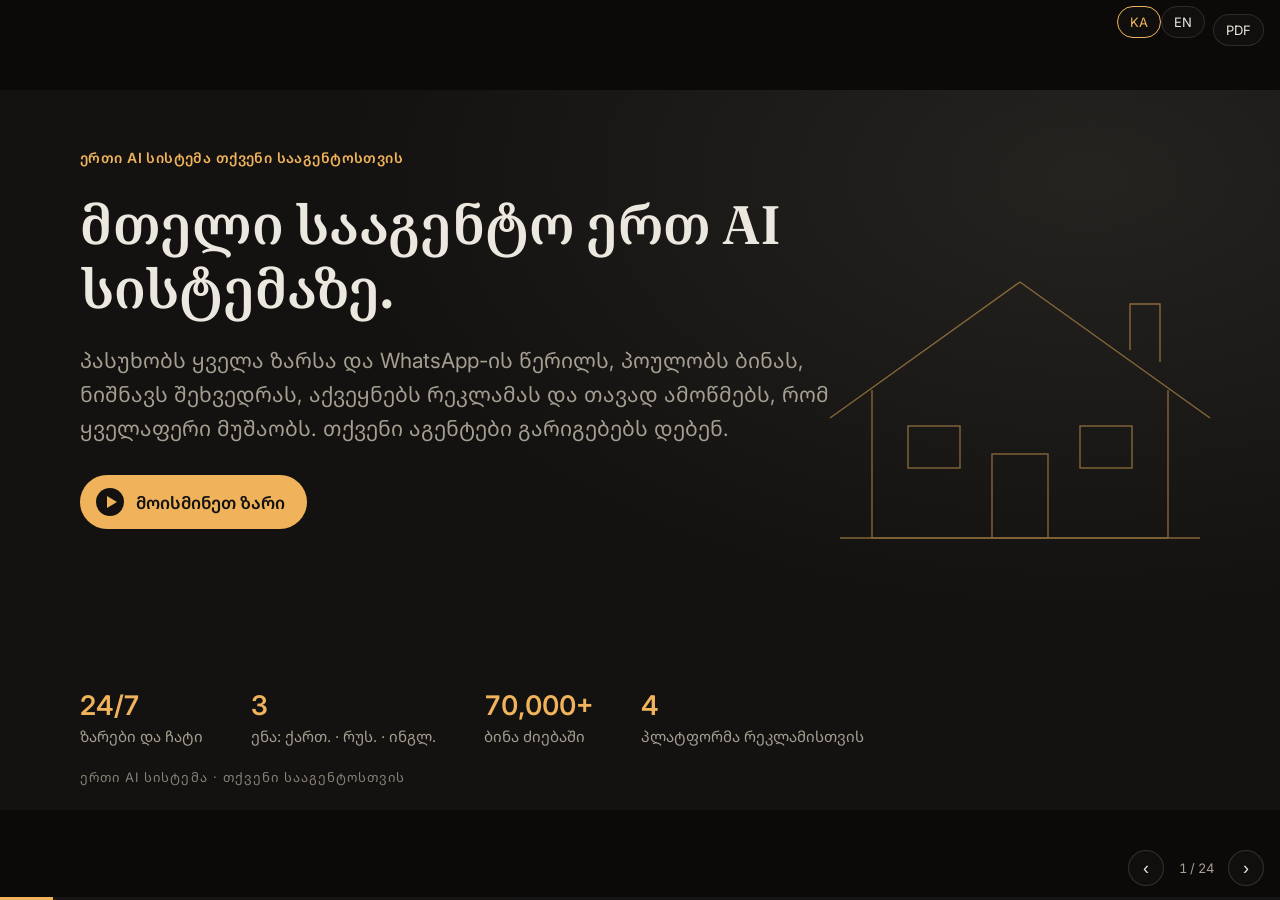
<file: ka/index.html>
<!doctype html>
<html lang="ka"><head><meta charset="utf-8">
<meta name="viewport" content="width=device-width, initial-scale=1">
<title>მთელი სააგენტო ერთ AI სისტემაზე</title><meta name="description" content="ერთი AI სისტემა პასუხობს ზარებსა და WhatsApp-ის წერილებს, პოულობს ბინას, ნიშნავს შეხვედრას, აქვეყნებს რეკლამას და თავს თავად ამოწმებს.">
<meta property="og:title" content="მთელი სააგენტო ერთ AI სისტემაზე"><meta property="og:description" content="ერთი AI სისტემა პასუხობს ზარებსა და WhatsApp-ის წერილებს, პოულობს ბინას, ნიშნავს შეხვედრას, აქვეყნებს რეკლამას და თავს თავად ამოწმებს.">
<link rel="preconnect" href="https://fonts.googleapis.com"><link rel="preconnect" href="https://fonts.gstatic.com" crossorigin>
<link rel="stylesheet" href="https://fonts.googleapis.com/css2?family=Fraunces:opsz,wght@9..144,500;9..144,600&family=Inter:wght@400;500;600&family=Noto+Sans+Georgian:wght@400;500;600&family=Noto+Serif+Georgian:wght@500;600&display=swap">
<link rel="stylesheet" href="../src/deck.css?v=mvzc2h13">
</head><body>
<main class="deck">
<section class="slide cover" id="cover"><div class="pad">
      <svg class="roof" viewBox="0 0 420 300" fill="none" stroke="#F0B35B" stroke-width="1.4"><path d="M20 160 210 24 400 160"/><path d="M62 132v148h296V132"/><path d="M30 280h360"/><rect x="182" y="196" width="56" height="84"/><rect x="98" y="168" width="52" height="42"/><rect x="270" y="168" width="52" height="42"/><path d="M320 92V46h30v58"/></svg>
      <div class="kicker">ერთი AI სისტემა თქვენი სააგენტოსთვის</div>
      <h1>მთელი სააგენტო ერთ AI სისტემაზე.</h1>
      <p class="lead">პასუხობს ყველა ზარსა და WhatsApp-ის წერილს, პოულობს ბინას, ნიშნავს შეხვედრას, აქვეყნებს რეკლამას და თავად ამოწმებს, რომ ყველაფერი მუშაობს. თქვენი აგენტები გარიგებებს დებენ.</p>
      <a class="cta tolink" href="#call"><span class="tri"></span>მოისმინეთ ზარი</a>
      <div class="stats">
        <div><b>24/7</b>ზარები და ჩატი</div>
        <div><b>3</b>ენა: ქართ. · რუს. · ინგლ.</div>
        <div><b class="num">70,000+</b>ბინა ძიებაში</div>
        <div><b>4</b>პლატფორმა რეკლამისთვის</div>
      </div>
</div><div class="sfoot"><span>ერთი AI სისტემა · თქვენი სააგენტოსთვის</span><span class="num">01 / 24</span></div></section>
<section class="slide alt" id="problem"><div class="pad">
      <div class="kicker a1"><span class="act">1 · სისტემა</span>პრობლემა</div>
      <h2>კლიენტები არ ქრებიან. ისინი სხვა სააგენტოში მიდიან.</h2>
      <div class="cols3">
        <div class="pcard"><div class="t num">21:40</div><h3>ზარი შეხვედრისას, WhatsApp-ის წერილი ღამით.</h3>
          <p>პასუხი დილამდე არ მოდის. მანამდე კლიენტი სხვა სააგენტოს ურეკავს.</p></div>
        <div class="pcard"><div class="t">ხელით</div><h3>პორტალები, რეკლამა, ქაღალდები.</h3>
          <p>ყოველი განცხადება ოთხ ადგილას, ყოველი ხელშეკრულება ნულიდან. აგენტების დრო აქ იხარჯება.</p></div>
        <div class="pcard"><div class="t">+1 კვირა</div><h3>კლიენტი, რომელსაც აღარავინ მისწერა.</h3>
          <p>ახალი ბინა ზუსტად შეესაბამება გასული კვირის მოთხოვნას. მისი გაგზავნა არავის ახსენდება.</p></div>
      </div>
      <div class="note"><svg width="22" height="22" viewBox="0 0 24 24" fill="none" stroke="var(--gold)" stroke-width="1.6" stroke-linecap="round" stroke-linejoin="round" aria-hidden="true"><path d="M12 3v4M12 17v4M3 12h4M17 12h4M6 6l2.5 2.5M15.5 15.5 18 18M6 18l2.5-2.5M15.5 8.5 18 6"/></svg><span>სამივე საქმეს ერთი AI სისტემა აკეთებს. თქვენი აგენტები კი გარიგებებს დებენ.</span></div>
</div><div class="sfoot"><span>ერთი AI სისტემა · თქვენი სააგენტოსთვის</span><span class="num">02 / 24</span></div></section>
<section class="slide " id="system"><div class="pad">
      <div class="kicker a1"><span class="act">1 · სისტემა</span>სისტემა ერთ რუკაზე</div>
      <h2>წინა ხაზზე AI ოპერატორი კლიენტებს ხვდება. კულისებში სისტემა დანარჩენს აკეთებს.</h2>
      <div class="map">
        <div class="mcol front"><div class="mh"><svg width="20" height="20" viewBox="0 0 24 24" fill="none" stroke="var(--gold)" stroke-width="1.6" stroke-linecap="round" stroke-linejoin="round" aria-hidden="true"><path d="M5 4h4l2 5-2.5 1.5a11 11 0 0 0 5 5L15 13l5 2v4a2 2 0 0 1-2 2A16 16 0 0 1 3 6a2 2 0 0 1 2-2z"/></svg>მისაღები</div>
          <a class="mrow" href="#two-ways"><svg width="18" height="18" viewBox="0 0 24 24" fill="none" stroke="var(--gold)" stroke-width="1.6" stroke-linecap="round" stroke-linejoin="round" aria-hidden="true"><path d="M5 4h4l2 5-2.5 1.5a11 11 0 0 0 5 5L15 13l5 2v4a2 2 0 0 1-2 2A16 16 0 0 1 3 6a2 2 0 0 1 2-2z"/></svg><span>ზარები: AI მარტო ან აგენტი AI-სთან ერთად</span></a>
          <a class="mrow" href="#whatsapp"><svg width="18" height="18" viewBox="0 0 24 24" fill="none" stroke="var(--gold)" stroke-width="1.6" stroke-linecap="round" stroke-linejoin="round" aria-hidden="true"><path d="M21 12a8 8 0 0 1-11.6 7.1L4 20l1-4.6A8 8 0 1 1 21 12z"/></svg><span>WhatsApp სამ ენაზე, ფოტობარათებით</span></a>
          <a class="mrow" href="#viewings"><svg width="18" height="18" viewBox="0 0 24 24" fill="none" stroke="var(--gold)" stroke-width="1.6" stroke-linecap="round" stroke-linejoin="round" aria-hidden="true"><path d="M4 6h16v14H4zM4 10h16M8 3v4M16 3v4"/></svg><span>შეხვედრები მეპატრონის საათებში</span></a>
          <a class="mrow" href="#follow-up"><svg width="18" height="18" viewBox="0 0 24 24" fill="none" stroke="var(--gold)" stroke-width="1.6" stroke-linecap="round" stroke-linejoin="round" aria-hidden="true"><path d="M6 16v-5a6 6 0 1 1 12 0v5l2 2H4zM10 21h4"/></svg><span>ახალი ვარიანტები, სანამ მოთხოვნა ღიაა</span></a>
        </div>
        <div class="mcol back"><div class="mh"><svg width="20" height="20" viewBox="0 0 24 24" fill="none" stroke="var(--gold)" stroke-width="1.6" stroke-linecap="round" stroke-linejoin="round" aria-hidden="true"><path d="M12 4 3 8.5l9 4.5 9-4.5zM3 12.5l9 4.5 9-4.5M3 16.5l9 4.5 9-4.5"/></svg>კულისები</div>
          <div class="tiles">
            <a class="tile" href="#home"><svg width="20" height="20" viewBox="0 0 24 24" fill="none" stroke="var(--gold)" stroke-width="1.6" stroke-linecap="round" stroke-linejoin="round" aria-hidden="true"><path d="M3 11 12 4l9 7M5 10v10h14V10M10 20v-5h4v5"/></svg><span>მთავარი</span></a><a class="tile" href="#inbox"><svg width="20" height="20" viewBox="0 0 24 24" fill="none" stroke="var(--gold)" stroke-width="1.6" stroke-linecap="round" stroke-linejoin="round" aria-hidden="true"><path d="M9 11a3.5 3.5 0 1 0 0-7 3.5 3.5 0 0 0 0 7zM2.5 20a6.5 6.5 0 0 1 13 0M16 4.2a3.5 3.5 0 0 1 0 6.6M18 14a6.5 6.5 0 0 1 3.5 6"/></svg><span>კლიენტების სია</span></a><a class="tile" href="#agent-day"><svg width="20" height="20" viewBox="0 0 24 24" fill="none" stroke="var(--gold)" stroke-width="1.6" stroke-linecap="round" stroke-linejoin="round" aria-hidden="true"><path d="M12 12a4 4 0 1 0 0-8 4 4 0 0 0 0 8zM4 21a8 8 0 0 1 16 0"/></svg><span>აგენტის დღე</span></a><a class="tile" href="#clients"><svg width="20" height="20" viewBox="0 0 24 24" fill="none" stroke="var(--gold)" stroke-width="1.6" stroke-linecap="round" stroke-linejoin="round" aria-hidden="true"><path d="M12 3v4M12 17v4M3 12h4M17 12h4M6 6l2.5 2.5M15.5 15.5 18 18M6 18l2.5-2.5M15.5 8.5 18 6"/></svg><span>AI ამოწმებს <span class="nw">AI-ს</span></span></a><a class="tile" href="#results"><svg width="20" height="20" viewBox="0 0 24 24" fill="none" stroke="var(--gold)" stroke-width="1.6" stroke-linecap="round" stroke-linejoin="round" aria-hidden="true"><path d="M5 12l5 5 9-10"/></svg><span>შედეგები</span></a><a class="tile" href="#market"><svg width="20" height="20" viewBox="0 0 24 24" fill="none" stroke="var(--gold)" stroke-width="1.6" stroke-linecap="round" stroke-linejoin="round" aria-hidden="true"><path d="M12 21a9 9 0 1 0 0-18 9 9 0 0 0 0 18zM3 12h18M12 3a14 14 0 0 1 0 18M12 3a14 14 0 0 0 0 18"/></svg><span>მთელი ბაზარი</span></a><a class="tile" href="#score"><svg width="20" height="20" viewBox="0 0 24 24" fill="none" stroke="var(--gold)" stroke-width="1.6" stroke-linecap="round" stroke-linejoin="round" aria-hidden="true"><path d="M12 3l2.7 5.6 6.1.9-4.4 4.3 1 6.1L12 17l-5.4 2.9 1-6.1L3.2 9.5l6.1-.9z"/></svg><span>ბინის ქულა</span></a><a class="tile" href="#owners"><svg width="20" height="20" viewBox="0 0 24 24" fill="none" stroke="var(--gold)" stroke-width="1.6" stroke-linecap="round" stroke-linejoin="round" aria-hidden="true"><path d="M6 3h9l4 4v14H6zM14 3v5h5M9 13h7M9 17h7"/></svg><span>მეპატრონეები, ხელშეკრულებები</span></a><a class="tile" href="#marketing"><svg width="20" height="20" viewBox="0 0 24 24" fill="none" stroke="var(--gold)" stroke-width="1.6" stroke-linecap="round" stroke-linejoin="round" aria-hidden="true"><path d="M3 10v4h4l6 4V6l-6 4zM16 9a4 4 0 0 1 0 6M19 6a8 8 0 0 1 0 12"/></svg><span>რეკლამა 4 ადგილას</span></a><a class="tile" href="#social"><svg width="20" height="20" viewBox="0 0 24 24" fill="none" stroke="var(--gold)" stroke-width="1.6" stroke-linecap="round" stroke-linejoin="round" aria-hidden="true"><path d="M3 5h18v14H3zM3 16l5-5 4 4 3-3 6 6M15.5 9.5h.01"/></svg><span>სოციალური ქსელები</span></a><a class="tile" href="#control"><svg width="20" height="20" viewBox="0 0 24 24" fill="none" stroke="var(--gold)" stroke-width="1.6" stroke-linecap="round" stroke-linejoin="round" aria-hidden="true"><path d="M12 3 4 6v6c0 5 3.5 8 8 9 4.5-1 8-4 8-9V6zM8.5 12l2.5 2.5 4.5-5"/></svg><span>მართვა და მონიტორინგი</span></a>
          </div>
        </div>
        <div class="engine"><svg width="20" height="20" viewBox="0 0 24 24" fill="none" stroke="var(--gold)" stroke-width="1.6" stroke-linecap="round" stroke-linejoin="round" aria-hidden="true"><path d="M12 3v4M12 17v4M3 12h4M17 12h4M6 6l2.5 2.5M15.5 15.5 18 18M6 18l2.5-2.5M15.5 8.5 18 6"/></svg><span><b>ძრავა:</b> 70,000+ ბინა · ქულა 0–100 · მოთხოვნასთან შედარება · კლიენტის მეხსიერება · თვითშემოწმება ყოველ 2 წუთში</span></div>
      </div>
</div><div class="sfoot"><span>ერთი AI სისტემა · თქვენი სააგენტოსთვის</span><span class="num">03 / 24</span></div></section>
<section class="slide alt" id="two-ways"><div class="pad">
      <div class="kicker a2"><span class="act">2 · მისაღები</span>ზარზე პასუხის ორი გზა</div>
      <h2>ზარს AI მარტო პასუხობს ან თქვენი აგენტი AI-სთან ერთად.</h2>
      <div class="two-ways">
        <div class="panel"><div class="top"><svg width="26" height="26" viewBox="0 0 24 24" fill="none" stroke="var(--gold)" stroke-width="1.6" stroke-linecap="round" stroke-linejoin="round" aria-hidden="true"><path d="M12 3v4M12 17v4M3 12h4M17 12h4M6 6l2.5 2.5M15.5 15.5 18 18M6 18l2.5-2.5M15.5 8.5 18 6"/></svg><h3>AI მარტო</h3></div>
          <ul class="ticks"><li>24/7, ქართულად, რუსულად ან ინგლისურად, თქვენი სააგენტოს სახელით</li><li>არკვევს, რას ეძებს კლიენტი, სთავაზობს ერთ ბინას და ფოტოებს WhatsApp-ზე უგზავნის</li><li>ინახავს მოთხოვნასა და ზარის შეჯამებას</li></ul></div>
        <div class="or"><span>ან</span></div>
        <div class="panel gold"><div class="top"><svg width="26" height="26" viewBox="0 0 24 24" fill="none" stroke="var(--gold)" stroke-width="1.6" stroke-linecap="round" stroke-linejoin="round" aria-hidden="true"><path d="M9 11a3.5 3.5 0 1 0 0-7 3.5 3.5 0 0 0 0 7zM2.5 20a6.5 6.5 0 0 1 13 0M16 4.2a3.5 3.5 0 0 1 0 6.6M18 14a6.5 6.5 0 0 1 3.5 6"/></svg><h3>აგენტი + AI</h3></div>
          <ul class="ticks"><li>ზარი ჯერ თავისუფალ აგენტთან შედის, პირდაპირ ბრაუზერში</li><li>AI ჩუმად უსმენს, მოთხოვნას ავსებს და ბინებს ეძებს; ბარათს აგენტი აგზავნის</li><li>თუ წამებში არავინ უპასუხა, AI თავად პასუხობს</li></ul></div>
      </div>
      <div class="note"><svg width="22" height="22" viewBox="0 0 24 24" fill="none" stroke="var(--gold)" stroke-width="1.6" stroke-linecap="round" stroke-linejoin="round" aria-hidden="true"><path d="M21 12a8 8 0 0 1-11.6 7.1L4 20l1-4.6A8 8 0 1 1 21 12z"/></svg><span>ორივე გზა ერთსა და იმავე WhatsApp ჩატში მთავრდება: ბინები, შეჯამება, შემდეგი ნაბიჯი.</span></div>
</div><div class="sfoot"><span>ერთი AI სისტემა · თქვენი სააგენტოსთვის</span><span class="num">04 / 24</span></div></section>
<section class="slide " id="call"><div class="pad">
      <div class="vid"><div>
        <div class="kicker a2"><span class="act">2 · მისაღები</span>▶ ზარი · AI მარტო</div>
        <h2>მოისმინეთ, როგორ პასუხობს ზარს.</h2>
        <ol class="beats"><li><span>01</span>მაშინვე პასუხობს თქვენი სააგენტოს სახელით, დღე და ღამე, კლიენტის ენაზე.</li><li><span>02</span>სვამს ერთ დამაზუსტებელ კითხვას, ეძებს თქვენს ბინებში და მთელ ბაზარზე და კლიენტს ერთ ბინას სთავაზობს: ქუჩა, ფართი, ფასი.</li><li><span>03</span>რაც არ იცის, არ იგონებს: აგენტს ეკითხება. ფოტოებს ზარის დროსვე აგზავნის WhatsApp-ზე.</li></ol>
        <a class="printlink" href="https://lukakhijakadze.github.io/ai-front-desk-deck/ka/#call">▶ ვიდეოს ნახვა: lukakhijakadze.github.io/ai-front-desk-deck/ka/#call</a></div>
        <div class="phone"><div class="screen">
          <div class="callhead"><div class="av"><svg width="34" height="34" viewBox="0 0 24 24" fill="none" stroke="var(--gold)" stroke-width="1.6" stroke-linecap="round" stroke-linejoin="round" aria-hidden="true"><path d="M5 4h4l2 5-2.5 1.5a11 11 0 0 0 5 5L15 13l5 2v4a2 2 0 0 1-2 2A16 16 0 0 1 3 6a2 2 0 0 1 2-2z"/></svg></div><div class="who">თქვენი სააგენტო · AI</div><div class="t num">00:41</div></div>
          <div class="caption">„ვაკეში, ჭავჭავაძეზე, ორსაძინებლიანი, 85 კვადრატი. ქირა თვეში ათას ასი დოლარია.“</div>
          <div class="callbtns"><i></i><i class="end"></i><i></i></div>
          <button class="play" data-video="call" aria-label="ვიდეოს ჩართვა"></button><video class="inl" controls playsinline preload="none"></video><p class="soon">ვიდეო მალე დაემატება.</p>
        </div></div></div>
</div><div class="sfoot"><span>ერთი AI სისტემა · თქვენი სააგენტოსთვის</span><span class="num">05 / 24</span></div></section>
<section class="slide alt" id="copilot"><div class="pad">
      <div class="vid wide"><div>
        <div class="kicker a2"><span class="act">2 · მისაღები</span>▶ ზარი · აგენტი + AI</div>
        <h2>აგენტი საუბრობს. AI გვერდით მუშაობს.</h2>
        <ol class="beats"><li><span>01</span>ზარი ჯერ თავისუფალი აგენტის ბრაუზერში რეკავს, სადაც არ უნდა იყოს. 5 წამში თუ არ უპასუხა, AI იღებს.</li><li><span>02</span>AI უსმენს, მოთხოვნას ავსებს და შესაფერის ბინებს ეძებს. აგენტი თვითონ საუბრობს და ბარათს ერთი ღილაკით უგზავნის კლიენტს.</li><li><span>03</span>ხმოვანი ძიება: კლიენტი ხაზზე არ არის, აგენტი ყურსასმენში ამბობს, რას ეძებს, AI ფილტრებს ავსებს და ძიებას თავად იწყებს, როგორც კი გარიგება, ბიუჯეტი და უბანი ცნობილია.</li></ol>
        <a class="printlink" href="https://lukakhijakadze.github.io/ai-front-desk-deck/ka/#copilot">▶ ვიდეოს ნახვა: lukakhijakadze.github.io/ai-front-desk-deck/ka/#copilot</a></div>
        <figure class="shot shotv"><div class="scr"><img src="../media/shots/ka/call-screen.png" alt="ზარის ეკრანი" loading="lazy" onerror="this.onerror=null;this.src='../media/shots/ka/call-screen.png'"><video class="inl" controls playsinline preload="none"></video><p class="soon">ვიდეო მალე დაემატება.</p></div><button class="play" data-video="copilot" aria-label="ვიდეოს ჩართვა"></button></figure>
      </div>
</div><div class="sfoot"><span>ერთი AI სისტემა · თქვენი სააგენტოსთვის</span><span class="num">06 / 24</span></div></section>
<section class="slide " id="whatsapp"><div class="pad">
      <div class="vid"><div>
        <div class="kicker a2"><span class="act">2 · მისაღები</span>WhatsApp</div>
        <h2>ზარი WhatsApp-ზე გრძელდება. პასუხი წამებში მოდის, ფოტოებით.</h2>
        <div class="pts"><div class="pt"><div class="ic"><svg width="22" height="22" viewBox="0 0 24 24" fill="none" stroke="var(--gold)" stroke-width="1.6" stroke-linecap="round" stroke-linejoin="round" aria-hidden="true"><path d="M5 4h4l2 5-2.5 1.5a11 11 0 0 0 5 5L15 13l5 2v4a2 2 0 0 1-2 2A16 16 0 0 1 3 6a2 2 0 0 1 2-2z"/></svg></div><div><h3>ზარის შემდეგ, ჩატში</h3><p>მადლობა, მოთხოვნის შეჯამება და ზარის დროს ნახსენები ბინები, ფოტოებით.</p></div></div><div class="pt"><div class="ic"><svg width="22" height="22" viewBox="0 0 24 24" fill="none" stroke="var(--gold)" stroke-width="1.6" stroke-linecap="round" stroke-linejoin="round" aria-hidden="true"><path d="M21 12a8 8 0 0 1-11.6 7.1L4 20l1-4.6A8 8 0 1 1 21 12z"/></svg></div><div><h3>ახალ წერილზე პასუხი წამებში</h3><p>კლიენტის ენაზე: ერთი დამაზუსტებელი კითხვა, მერე ბინის ბარათები.</p></div></div><div class="pt"><div class="ic"><svg width="22" height="22" viewBox="0 0 24 24" fill="none" stroke="var(--gold)" stroke-width="1.6" stroke-linecap="round" stroke-linejoin="round" aria-hidden="true"><path d="M4 6h16v14H4zM4 10h16M8 3v4M16 3v4"/></svg></div><div><h3>ერთი დაჭერა „ნახვაზე“ და შეხვედრის თხოვნა მზადაა</h3><p>რაც AI-მ არ იცის, აგენტს გადაეცემა. ზარი და ჩატი ერთ ისტორიაშია.</p></div></div></div></div>
        <div class="phone"><div class="screen wa"><div class="bar"><i><svg width="18" height="18" viewBox="0 0 24 24" fill="none" stroke="var(--gold)" stroke-width="1.6" stroke-linecap="round" stroke-linejoin="round" aria-hidden="true"><path d="M12 3v4M12 17v4M3 12h4M17 12h4M6 6l2.5 2.5M15.5 15.5 18 18M6 18l2.5-2.5M15.5 8.5 18 6"/></svg></i><div>თქვენი სააგენტო<small>online</small></div></div>
          <div class="msgs">
            <div class="b note"><svg width="12" height="12" viewBox="0 0 24 24" fill="none" stroke="#8696a0" stroke-width="1.6" stroke-linecap="round" stroke-linejoin="round" aria-hidden="true"><path d="M5 4h4l2 5-2.5 1.5a11 11 0 0 0 5 5L15 13l5 2v4a2 2 0 0 1-2 2A16 16 0 0 1 3 6a2 2 0 0 1 2-2z"/></svg> ზარი დასრულდა · 2 წთ</div>
            <div class="b out">მადლობა ზარისთვის, ნინო! ეძებთ: ვაკე, 2 საძინებელი, $1,200-მდე.</div>
            <div class="b out"><div class="ph"></div>ვაკე, ჭავჭავაძის გამზ. · 85 მ² · 2 საძინებელი<br><b>$1,100 / თვე</b><small>გსურთ ამ ბინის ნახვა?</small>
      <div class="btns"><span>ნახვა</span></div></div>
            <div class="b in">ძაღლი მყავს, შეიძლება?</div>
            <div class="b out">ამას ჩვენი აგენტი გაარკვევს და რაც შეიძლება მალე მოგწერთ.</div>
          </div>
        </div></div></div>
</div><div class="sfoot"><span>ერთი AI სისტემა · თქვენი სააგენტოსთვის</span><span class="num">07 / 24</span></div></section>
<section class="slide alt" id="viewings"><div class="pad">
      <div class="kicker a2"><span class="act">2 · მისაღები</span>შეხვედრები</div>
      <h2>შეხვედრა ზედმეტი ზარების გარეშე.</h2>
      <div class="bs"><div class="pts"><div class="pt"><div class="ic"><svg width="22" height="22" viewBox="0 0 24 24" fill="none" stroke="var(--gold)" stroke-width="1.6" stroke-linecap="round" stroke-linejoin="round" aria-hidden="true"><path d="M21 12a8 8 0 0 1-11.6 7.1L4 20l1-4.6A8 8 0 1 1 21 12z"/></svg></div><div><h3>კლიენტი შეხვედრას ითხოვს</h3><p>ჩატში ან ღილაკით „ნახვა“.</p></div></div><div class="pt"><div class="ic"><svg width="22" height="22" viewBox="0 0 24 24" fill="none" stroke="var(--gold)" stroke-width="1.6" stroke-linecap="round" stroke-linejoin="round" aria-hidden="true"><path d="M12 21a9 9 0 1 0 0-18 9 9 0 0 0 0 18zM12 7v5l3 2"/></svg></div><div><h3>მხოლოდ მეპატრონის საათებში</h3><p>აგენტი მეპატრონის თავისუფალ საათებს უთითებს, კლიენტი ერთს ირჩევს. AI სხვა დროს არასდროს ასახელებს.</p></div></div><div class="pt"><div class="ic"><svg width="22" height="22" viewBox="0 0 24 24" fill="none" stroke="var(--gold)" stroke-width="1.6" stroke-linecap="round" stroke-linejoin="round" aria-hidden="true"><path d="M4 6h16v14H4zM4 10h16M8 3v4M16 3v4"/></svg></div><div><h3>კვირა ერთ ეკრანზე</h3><p>დადასტურებული, მოლოდინში, მიზეზით გაუქმებული. შეცვლა ერთი დაჭერით.</p></div></div></div><figure class="shot"><div class="scr"><img src="../media/shots/ka/viewings.png" alt="შეხვედრების კვირა" loading="lazy" onerror="this.onerror=null;this.src='../media/shots/ka/viewings.png'"></div></figure></div>
</div><div class="sfoot"><span>ერთი AI სისტემა · თქვენი სააგენტოსთვის</span><span class="num">08 / 24</span></div></section>
<section class="slide " id="follow-up"><div class="pad">
      <div class="kicker a2"><span class="act">2 · მისაღები</span>არც ერთი კლიენტი არ იკარგება</div>
      <h2>ყოველი მოთხოვნა ინახება. ყოველი ახალი ვარიანტი კლიენტამდე მიდის.</h2>
      <div class="strip">
        <div class="node"><div class="dot"><svg width="24" height="24" viewBox="0 0 24 24" fill="none" stroke="var(--gold)" stroke-width="1.6" stroke-linecap="round" stroke-linejoin="round" aria-hidden="true"><path d="M3 11 12 4l9 7M5 10v10h14V10M10 20v-5h4v5"/></svg></div><div><h3>ახალი ბინა</h3><p>თქვენი ან ბაზრიდან</p></div></div><div class="node"><div class="dot"><svg width="24" height="24" viewBox="0 0 24 24" fill="none" stroke="var(--gold)" stroke-width="1.6" stroke-linecap="round" stroke-linejoin="round" aria-hidden="true"><path d="M11 18a7 7 0 1 0 0-14 7 7 0 0 0 0 14zM21 21l-5-5"/></svg></div><div><h3>ედარება ღია მოთხოვნებს</h3><p>შესაბამისობა 0–100</p></div></div><div class="node"><div class="dot"><svg width="24" height="24" viewBox="0 0 24 24" fill="none" stroke="var(--gold)" stroke-width="1.6" stroke-linecap="round" stroke-linejoin="round" aria-hidden="true"><path d="M3 5h18v14H3zM3 16l5-5 4 4 3-3 6 6M15.5 9.5h.01"/></svg></div><div><h3>ბარათი კლიენტს</h3><p>WhatsApp-ზე, ფოტოებით</p></div></div><div class="node"><div class="dot"><svg width="24" height="24" viewBox="0 0 24 24" fill="none" stroke="var(--gold)" stroke-width="1.6" stroke-linecap="round" stroke-linejoin="round" aria-hidden="true"><path d="M4 6h16v14H4zM4 10h16M8 3v4M16 3v4"/></svg></div><div><h3>„ნახვა“</h3><p>შეხვედრის თხოვნა იქმნება</p></div></div><div class="node"><div class="dot"><svg width="24" height="24" viewBox="0 0 24 24" fill="none" stroke="var(--gold)" stroke-width="1.6" stroke-linecap="round" stroke-linejoin="round" aria-hidden="true"><path d="M6 16v-5a6 6 0 1 1 12 0v5l2 2H4zM10 21h4"/></svg></div><div><h3>აგენტს ეცნობება</h3><p>დაინტერესებული კლიენტი, მზად შეხვედრისთვის</p></div></div>
      </div>
      <div class="facts">
        <div class="fact"><b>ავტომატურად</b><p>ყოველი სრული მოთხოვნა ინახება, აგენტის ჩარევის გარეშე.</p></div>
        <div class="fact"><b class="num">03:30</b><p>ყოველ ღამე ახალი ბინები ყველა ღია მოთხოვნას ედარება.</p></div>
        <div class="fact"><b>დღეში ≤ 3</b><p>ბარათები მოდის, სანამ თქვენი აგენტი მოთხოვნას არ დახურავს. სპამის გარეშე.</p></div>
      </div>
</div><div class="sfoot"><span>ერთი AI სისტემა · თქვენი სააგენტოსთვის</span><span class="num">09 / 24</span></div></section>
<section class="slide alt" id="home"><div class="pad">
      <div class="kicker a3"><span class="act">3 · კულისები</span>მთავარი</div>
      <h2>დილით ერთ ეკრანზე მთელი დღე ჩანს.</h2>
      <div class="bs"><div class="pts"><div class="pt"><div class="ic"><svg width="22" height="22" viewBox="0 0 24 24" fill="none" stroke="var(--gold)" stroke-width="1.6" stroke-linecap="round" stroke-linejoin="round" aria-hidden="true"><path d="M9 11a3.5 3.5 0 1 0 0-7 3.5 3.5 0 0 0 0 7zM2.5 20a6.5 6.5 0 0 1 13 0M16 4.2a3.5 3.5 0 0 1 0 6.6M18 14a6.5 6.5 0 0 1 3.5 6"/></svg></div><div><h3>ხელმძღვანელი და აგენტი</h3><p>ხელმძღვანელი ბიზნესსა და სისტემის მდგომარეობას ხედავს. აგენტის მთავარი გვერდი „ჩემი დღით“ იხსნება, მისი და გუნდის კლიენტებით.</p></div></div><div class="pt"><div class="ic"><svg width="22" height="22" viewBox="0 0 24 24" fill="none" stroke="var(--gold)" stroke-width="1.6" stroke-linecap="round" stroke-linejoin="round" aria-hidden="true"><path d="M6 16v-5a6 6 0 1 1 12 0v5l2 2H4zM10 21h4"/></svg></div><div><h3>სად ხართ საჭირო</h3><p>ვინ ელოდება აგენტს, დღევანდელი შეხვედრები, ვის დაურეკოთ.</p></div></div><div class="pt"><div class="ic"><svg width="22" height="22" viewBox="0 0 24 24" fill="none" stroke="var(--gold)" stroke-width="1.6" stroke-linecap="round" stroke-linejoin="round" aria-hidden="true"><path d="M12 3 4 6v6c0 5 3.5 8 8 9 4.5-1 8-4 8-9V6zM8.5 12l2.5 2.5 4.5-5"/></svg></div><div><h3>სისტემის მდგომარეობა ერთი შეხედვით</h3><p>რეკლამა თითო პლატფორმაზე და თვითშემოწმება ყოველ 2 წუთში. რაც გაფუჭდა, წითლად ჩანს.</p></div></div></div><figure class="shot"><div class="scr"><img src="../media/shots/ka/home.png" alt="მთავარი გვერდი" loading="lazy" onerror="this.onerror=null;this.src='../media/shots/ka/home.png'"></div></figure></div>
</div><div class="sfoot"><span>ერთი AI სისტემა · თქვენი სააგენტოსთვის</span><span class="num">10 / 24</span></div></section>
<section class="slide " id="inbox"><div class="pad">
      <div class="kicker a3"><span class="act">3 · კულისები</span>კლიენტების სია</div>
      <h2>თითო კლიენტი, თითო სტრიქონი. ზარები და ჩატები ერთად.</h2>
      <div class="bs"><div class="pts"><div class="pt"><div class="ic"><svg width="22" height="22" viewBox="0 0 24 24" fill="none" stroke="var(--gold)" stroke-width="1.6" stroke-linecap="round" stroke-linejoin="round" aria-hidden="true"><path d="M12 4 3 8.5l9 4.5 9-4.5zM3 12.5l9 4.5 9-4.5M3 16.5l9 4.5 9-4.5"/></svg></div><div><h3>ერთი ისტორია</h3><p>ზარის შეჯამება, ჩატი, გაგზავნილი ბარათები და მოთხოვნა ერთ ადგილას.</p></div></div><div class="pt"><div class="ic"><svg width="22" height="22" viewBox="0 0 24 24" fill="none" stroke="var(--gold)" stroke-width="1.6" stroke-linecap="round" stroke-linejoin="round" aria-hidden="true"><path d="M6 16v-5a6 6 0 1 1 12 0v5l2 2H4zM10 21h4"/></svg></div><div><h3>ნიშნები</h3><p>„საჭირო ხართ“, „გადაცემა ელოდება“, „ბარათი ვერ მივიდა“.</p></div></div><div class="pt"><div class="ic"><svg width="22" height="22" viewBox="0 0 24 24" fill="none" stroke="var(--gold)" stroke-width="1.6" stroke-linecap="round" stroke-linejoin="round" aria-hidden="true"><path d="M12 12a4 4 0 1 0 0-8 4 4 0 0 0 0 8zM4 21a8 8 0 0 1 16 0"/></svg></div><div><h3>ხელში აღება ერთი დაჭერით</h3><p>AI განზე დგება და აგენტი წერს. დაბრუნებაც ერთი დაჭერაა.</p></div></div><div class="pt"><div class="ic"><svg width="22" height="22" viewBox="0 0 24 24" fill="none" stroke="var(--gold)" stroke-width="1.6" stroke-linecap="round" stroke-linejoin="round" aria-hidden="true"><path d="M11 18a7 7 0 1 0 0-14 7 7 0 0 0 0 14zM21 21l-5-5"/></svg></div><div><h3>ჩანაწერის ნახვა</h3><p>ყოველი ძიება: ფილტრები, 5 ნაჩვენები ბინა და დამალული კანდიდატები რიგით. ცუდი ძიება შეგიძლიათ მონიშნოთ.</p></div></div></div><figure class="shot"><div class="scr"><img src="../media/shots/ka/inbox.png" alt="კლიენტების სია" loading="lazy" onerror="this.onerror=null;this.src='../media/shots/ka/inbox.png'"></div></figure></div>
</div><div class="sfoot"><span>ერთი AI სისტემა · თქვენი სააგენტოსთვის</span><span class="num">11 / 24</span></div></section>
<section class="slide alt" id="agent-day"><div class="pad">
      <div class="kicker a3"><span class="act">3 · კულისები</span>აგენტის დღე</div>
      <h2>აგენტი დღეს თავისი სიით იწყებს: ვის დაურეკოს და რა ელოდება.</h2>
      <div class="bs"><div class="pts"><div class="pt"><div class="ic"><svg width="22" height="22" viewBox="0 0 24 24" fill="none" stroke="var(--gold)" stroke-width="1.6" stroke-linecap="round" stroke-linejoin="round" aria-hidden="true"><path d="M3 11 12 4l9 7M5 10v10h14V10M10 20v-5h4v5"/></svg></div><div><h3>ჩემი დღე</h3><p>აგენტის მთავარი გვერდი „ჩემი დღით“ იხსნება: მისი და გუნდის კლიენტები, დღევანდელი შეხვედრები, ვინ ელოდება პასუხს.</p></div></div><div class="pt"><div class="ic"><svg width="22" height="22" viewBox="0 0 24 24" fill="none" stroke="var(--gold)" stroke-width="1.6" stroke-linecap="round" stroke-linejoin="round" aria-hidden="true"><path d="M5 4h4l2 5-2.5 1.5a11 11 0 0 0 5 5L15 13l5 2v4a2 2 0 0 1-2 2A16 16 0 0 1 3 6a2 2 0 0 1 2-2z"/></svg></div><div><h3>დასარეკი მეპატრონეები</h3><p>ერთი საერთო რიგი: ვინც პირველი აიღებს, ის რეკავს. კლიენტს შეხვედრა რომ უნდა, „ჩემი დღე“ გეტყვით, რომელ მეპატრონეს დაურეკოთ.</p></div></div><div class="pt"><div class="ic"><svg width="22" height="22" viewBox="0 0 24 24" fill="none" stroke="var(--gold)" stroke-width="1.6" stroke-linecap="round" stroke-linejoin="round" aria-hidden="true"><path d="M3 3l18 18M10.6 6.1A9 9 0 0 1 12 6c5 0 9 6 9 6a15 15 0 0 1-3 3.4M6.4 6.4C4.2 8 3 12 3 12s4 6 9 6a8.6 8.6 0 0 0 4-1"/></svg></div><div><h3>მეპატრონის ნომერი დაცულია</h3><p>ნომერი ჩანს მხოლოდ ამ რიგის ბინებზე ან აგენტის საკუთარ შეხვედრაზე. ყოველი ნახვა იწერება, საათში 30-მდე.</p></div></div></div><div class="shot2"><figure class="shot"><div class="scr"><img src="../media/shots/ka/my-day.png" alt="აგენტის „ჩემი დღე“" loading="lazy" onerror="this.onerror=null;this.src='../media/shots/ka/my-day.png'"></div></figure><figure class="shot"><div class="scr"><img src="../media/shots/ka/owner-calls.png" alt="დასარეკი მეპატრონეები" loading="lazy" onerror="this.onerror=null;this.src='../media/shots/ka/owner-calls.png'"></div></figure></div></div>
</div><div class="sfoot"><span>ერთი AI სისტემა · თქვენი სააგენტოსთვის</span><span class="num">12 / 24</span></div></section>
<section class="slide " id="clients"><div class="pad">
      <div class="kicker a3"><span class="act">3 · კულისები</span>კლიენტები</div>
      <h2>AI ამოწმებს AI-ს.</h2>
      <div class="bs"><div class="pts"><div class="pt"><div class="ic"><svg width="22" height="22" viewBox="0 0 24 24" fill="none" stroke="var(--gold)" stroke-width="1.6" stroke-linecap="round" stroke-linejoin="round" aria-hidden="true"><path d="M11 18a7 7 0 1 0 0-14 7 7 0 0 0 0 14zM21 21l-5-5"/></svg></div><div><h3>ჩიხში მოქცეული კლიენტები</h3><p>ძიება, რომელიც წინ არ მიდის; კლიენტი, რომელიც ბარათების შემდეგ გაჩუმდა; დაგვიანებული პასუხი.</p></div></div><div class="pt"><div class="ic"><svg width="22" height="22" viewBox="0 0 24 24" fill="none" stroke="var(--gold)" stroke-width="1.6" stroke-linecap="round" stroke-linejoin="round" aria-hidden="true"><path d="M12 3v4M12 17v4M3 12h4M17 12h4M6 6l2.5 2.5M15.5 15.5 18 18M6 18l2.5-2.5M15.5 8.5 18 6"/></svg></div><div><h3>ყოველსაათიანი მიმოხილვა</h3><p>AI კითხულობს საუბრებს და თითო კლიენტზე შემდეგ ნაბიჯს გთავაზობთ.</p></div></div><div class="pt"><div class="ic"><svg width="22" height="22" viewBox="0 0 24 24" fill="none" stroke="var(--gold)" stroke-width="1.6" stroke-linecap="round" stroke-linejoin="round" aria-hidden="true"><path d="M12 3 4 6v6c0 5 3.5 8 8 9 4.5-1 8-4 8-9V6zM8.5 12l2.5 2.5 4.5-5"/></svg></div><div><h3>მხოლოდ რჩევები</h3><p>თავად არაფერს ცვლის. გადაწყვეტილება თქვენი აგენტისაა.</p></div></div></div><div class="gfx gx-cl">
      <div class="st hd" style="--i:0"><span>რას ხედავს</span><span></span><span>რას გთავაზობთ</span></div>
      
      <div class="st sig" style="--i:1"><div class="ic"><svg width="20" height="20" viewBox="0 0 24 24" fill="none" stroke="var(--gold)" stroke-width="1.6" stroke-linecap="round" stroke-linejoin="round" aria-hidden="true"><path d="M11 18a7 7 0 1 0 0-14 7 7 0 0 0 0 14zM21 21l-5-5"/></svg></div><div><b>ნინო</b><p>ეძებს 14 დღეა, ახალი ბარათი 7 დღეა არ გაგზავნილა</p></div></div>
      <div class="st arr" style="--i:2"><svg viewBox="0 0 34 12" aria-hidden="true"><path d="M2 6h28M24 1l6 5-6 5"/></svg></div>
      <div class="st prop" style="--i:2"><p>უბანი ან ბიუჯეტი გააფართოვეთ, ან ახალი ბინები მოძებნეთ</p></div>
      <div class="st sig" style="--i:3"><div class="ic"><svg width="20" height="20" viewBox="0 0 24 24" fill="none" stroke="var(--gold)" stroke-width="1.6" stroke-linecap="round" stroke-linejoin="round" aria-hidden="true"><path d="M21 12a8 8 0 0 1-11.6 7.1L4 20l1-4.6A8 8 0 1 1 21 12z"/></svg></div><div><b>გიორგი</b><p>2 ბარათი გაეგზავნა, 3 დღეა არ პასუხობს</p></div></div>
      <div class="st arr" style="--i:4"><svg viewBox="0 0 34 12" aria-hidden="true"><path d="M2 6h28M24 1l6 5-6 5"/></svg></div>
      <div class="st prop" style="--i:4"><p>ბარათების ნაცვლად დაურეკეთ</p></div>
      <div class="st sig ai" style="--i:5"><div class="ic"><svg width="20" height="20" viewBox="0 0 24 24" fill="none" stroke="var(--gold)" stroke-width="1.6" stroke-linecap="round" stroke-linejoin="round" aria-hidden="true"><path d="M12 3v4M12 17v4M3 12h4M17 12h4M6 6l2.5 2.5M15.5 15.5 18 18M6 18l2.5-2.5M15.5 8.5 18 6"/></svg></div><div><b>ანა</b><p>AI მიმოხილვა: 2 / 5, კითხვა უპასუხოდ დარჩა</p></div></div>
      <div class="st arr" style="--i:6"><svg viewBox="0 0 34 12" aria-hidden="true"><path d="M2 6h28M24 1l6 5-6 5"/></svg></div>
      <div class="st prop" style="--i:6"><p>გახსენით მიმოხილვა და წაიკითხეთ საუბარი</p></div>
      <div class="st ft" style="--i:7"><svg width="20" height="20" viewBox="0 0 24 24" fill="none" stroke="var(--gold)" stroke-width="1.6" stroke-linecap="round" stroke-linejoin="round" aria-hidden="true"><path d="M12 3 4 6v6c0 5 3.5 8 8 9 4.5-1 8-4 8-9V6zM8.5 12l2.5 2.5 4.5-5"/></svg><span>ყოველ საათში AI დასრულებულ საუბრებს კითხულობს და თითოეულს 1-დან 5-მდე აფასებს. თავად არაფერს ცვლის: გადაწყვეტილება თქვენი აგენტისაა.</span></div>
    </div></div>
</div><div class="sfoot"><span>ერთი AI სისტემა · თქვენი სააგენტოსთვის</span><span class="num">13 / 24</span></div></section>
<section class="slide alt" id="results"><div class="pad">
      <div class="kicker a3"><span class="act">3 · კულისები</span>შედეგები</div>
      <h2>ყოველი ზარი და ჩატი ერთ სიაში: ვინ უპასუხა, საიდან მოვიდა, რით დასრულდა.</h2>
      <div class="bs"><div class="pts"><div class="pt"><div class="ic"><svg width="22" height="22" viewBox="0 0 24 24" fill="none" stroke="var(--gold)" stroke-width="1.6" stroke-linecap="round" stroke-linejoin="round" aria-hidden="true"><path d="M9 11a3.5 3.5 0 1 0 0-7 3.5 3.5 0 0 0 0 7zM2.5 20a6.5 6.5 0 0 1 13 0M16 4.2a3.5 3.5 0 0 1 0 6.6M18 14a6.5 6.5 0 0 1 3.5 6"/></svg></div><div><h3>ვინ უპასუხა</h3><p>AI, აგენტი ზარზე AI-სთან ერთად, აგენტი პანელიდან ან ერთად. დღე, 7 ან 30 დღე. AI-ს შეფასებაც ჩანს.</p></div></div><div class="pt"><div class="ic"><svg width="22" height="22" viewBox="0 0 24 24" fill="none" stroke="var(--gold)" stroke-width="1.6" stroke-linecap="round" stroke-linejoin="round" aria-hidden="true"><path d="M12 21a9 9 0 1 0 0-18 9 9 0 0 0 0 18zM3 12h18M12 3a14 14 0 0 1 0 18M12 3a14 14 0 0 0 0 18"/></svg></div><div><h3>საიდან მოვიდა</h3><p>ss.ge, myhome, Facebook, Instagram, რეკომენდაცია. სადაც დასტურდება, თავად ადგენს; სხვაგან კლიენტს ერთხელ ეკითხება. თითო პორტალის შედეგები და საუკეთესო ბინები.</p></div></div><div class="pt"><div class="ic"><svg width="22" height="22" viewBox="0 0 24 24" fill="none" stroke="var(--gold)" stroke-width="1.6" stroke-linecap="round" stroke-linejoin="round" aria-hidden="true"><path d="M5 12l5 5 9-10"/></svg></div><div><h3>რით დასრულდა</h3><p>შეხვედრა, შენახული მოთხოვნა, აგენტზე გადაცემა, გაგზავნილი ბარათები ან გამოტოვებული ზარი. მხოლოდ ხელმძღვანელისთვის, 21:00-ზე შეჯამება WhatsApp-ზე.</p></div></div></div><figure class="shot"><div class="scr"><img src="../media/shots/ka/results.png" alt="შედეგების ჩანართი" loading="lazy" onerror="this.onerror=null;this.src='../media/shots/ka/results.png'"></div></figure></div>
</div><div class="sfoot"><span>ერთი AI სისტემა · თქვენი სააგენტოსთვის</span><span class="num">14 / 24</span></div></section>
<section class="slide " id="market"><div class="pad">
      <div class="kicker a3"><span class="act">3 · კულისები</span>მთელი ბაზარი</div>
      <h2>ss.ge და myhome.ge ერთ სუფთა სიაში.</h2>
      <div class="bs"><div class="pts"><div class="pt"><div class="ic"><svg width="22" height="22" viewBox="0 0 24 24" fill="none" stroke="var(--gold)" stroke-width="1.6" stroke-linecap="round" stroke-linejoin="round" aria-hidden="true"><path d="M12 21a9 9 0 1 0 0-18 9 9 0 0 0 0 18zM12 7v5l3 2"/></svg></div><div><h3>მუდამ განახლებული</h3><p>დღისით ყოველ 2 საათში, ღამით სრული შემოწმება.</p></div></div><div class="pt"><div class="ic"><svg width="22" height="22" viewBox="0 0 24 24" fill="none" stroke="var(--gold)" stroke-width="1.6" stroke-linecap="round" stroke-linejoin="round" aria-hidden="true"><path d="M12 4 3 8.5l9 4.5 9-4.5zM3 12.5l9 4.5 9-4.5M3 16.5l9 4.5 9-4.5"/></svg></div><div><h3>დუბლიკატები ერთიანდება</h3><p>400,000+ განცხადება → 70,000+ ბინა (2026 წლის ნოემბერი). პირველ ადგილზე მეპატრონის განცხადებაა.</p></div></div><div class="pt"><div class="ic"><svg width="22" height="22" viewBox="0 0 24 24" fill="none" stroke="var(--gold)" stroke-width="1.6" stroke-linecap="round" stroke-linejoin="round" aria-hidden="true"><path d="M3 11 12 4l9 7M5 10v10h14V10M10 20v-5h4v5"/></svg></div><div><h3>თქვენი ბინები გვერდით</h3><p>შავი კარკასის ბინები დამალულია, სანამ კლიენტი თავად არ მოითხოვს.</p></div></div></div><figure class="shot"><div class="scr"><img src="../media/shots/ka/listings.png" alt="განცხადებების ჩანართი" loading="lazy" onerror="this.onerror=null;this.src='../media/shots/ka/listings.png'"></div></figure></div>
</div><div class="sfoot"><span>ერთი AI სისტემა · თქვენი სააგენტოსთვის</span><span class="num">15 / 24</span></div></section>
<section class="slide alt" id="score"><div class="pad">
      <div class="kicker a3"><span class="act">3 · კულისები</span>ბინის ქულა</div>
      <h2>ყოველ ბინას 0-დან 100-მდე ქულა აქვს, ისე, როგორც გამოცდილი აგენტი შეაფასებდა.</h2>
      <div class="bs"><div class="pts"><div class="pt"><div class="ic"><svg width="22" height="22" viewBox="0 0 24 24" fill="none" stroke="var(--gold)" stroke-width="1.6" stroke-linecap="round" stroke-linejoin="round" aria-hidden="true"><path d="M11 18a7 7 0 1 0 0-14 7 7 0 0 0 0 14zM21 21l-5-5"/></svg></div><div><h3>ფასი მსგავს ბინებთან შედარებით</h3><p>იმავე უბანში. საეჭვო ფასი უცნობად ითვლება, არასდროს „იაფად“.</p></div></div><div class="pt"><div class="ic"><svg width="22" height="22" viewBox="0 0 24 24" fill="none" stroke="var(--gold)" stroke-width="1.6" stroke-linecap="round" stroke-linejoin="round" aria-hidden="true"><path d="M3 5h18v14H3zM3 16l5-5 4 4 3-3 6 6M15.5 9.5h.01"/></svg></div><div><h3>მდგომარეობა და მდებარეობა</h3><p>რემონტი, შენობა, გათბობა, მეტრომდე მანძილი წუთებში, ფართი.</p></div></div><div class="pt"><div class="ic"><svg width="22" height="22" viewBox="0 0 24 24" fill="none" stroke="var(--gold)" stroke-width="1.6" stroke-linecap="round" stroke-linejoin="round" aria-hidden="true"><path d="M12 3 4 6v6c0 5 3.5 8 8 9 4.5-1 8-4 8-9V6zM8.5 12l2.5 2.5 4.5-5"/></svg></div><div><h3>უცნობი ქულას არ აკლებს</h3><p>ქულასთან ერთად ჩანს, რამდენად სრულია ინფორმაცია.</p></div></div></div><figure class="shot"><div class="scr"><img src="../media/shots/ka/score.png" alt="ბინის ქულის დეტალები" loading="lazy" onerror="this.onerror=null;this.src='../media/shots/ka/score.png'"></div></figure></div>
</div><div class="sfoot"><span>ერთი AI სისტემა · თქვენი სააგენტოსთვის</span><span class="num">16 / 24</span></div></section>
<section class="slide " id="owners"><div class="pad">
      <div class="kicker a3"><span class="act">3 · კულისები</span>მეპატრონეები და დოკუმენტები</div>
      <h2>მეპატრონე ბინას WhatsApp-ზე აბარებს. ხელშეკრულება წუთში მზადაა.</h2>
      <div class="bs"><div class="pts"><div class="pt"><div class="ic"><svg width="22" height="22" viewBox="0 0 24 24" fill="none" stroke="var(--gold)" stroke-width="1.6" stroke-linecap="round" stroke-linejoin="round" aria-hidden="true"><path d="M3 11 12 4l9 7M5 10v10h14V10M10 20v-5h4v5"/></svg></div><div><h3>ჩაბარება WhatsApp-ზე</h3><p>AI აგროვებს დეტალებსა და ფოტოებს, რაც აკლია, ითხოვს და საჭიროებისას შეახსენებს. თქვენ ადასტურებთ.</p></div></div><div class="pt"><div class="ic"><svg width="22" height="22" viewBox="0 0 24 24" fill="none" stroke="var(--gold)" stroke-width="1.6" stroke-linecap="round" stroke-linejoin="round" aria-hidden="true"><path d="M6 3h9l4 4v14H6zM14 3v5h5M9 13h7M9 17h7"/></svg></div><div><h3>7 შევსებული ხელშეკრულება</h3><p>ქირავნობა, იჯარა, სესხი და იპოთეკა, ბე, ცვლილებები. Word ფაილი, მხოლოდ თანამშრომლებისთვის.</p></div></div><div class="pt"><div class="ic"><svg width="22" height="22" viewBox="0 0 24 24" fill="none" stroke="var(--gold)" stroke-width="1.6" stroke-linecap="round" stroke-linejoin="round" aria-hidden="true"><path d="M3 3l18 18M10.6 6.1A9 9 0 0 1 12 6c5 0 9 6 9 6a15 15 0 0 1-3 3.4M6.4 6.4C4.2 8 3 12 3 12s4 6 9 6a8.6 8.6 0 0 0 4-1"/></svg></div><div><h3>მეპატრონე დაცულია</h3><p>კლიენტი ვერასდროს იღებს მეპატრონის ტელეფონსა და სახლის ნომერს.</p></div></div></div><div class="shot2"><figure class="shot"><div class="scr"><img src="../media/shots/ka/owners.png" alt="მეპატრონის ბინა WhatsApp-იდან" loading="lazy" onerror="this.onerror=null;this.src='../media/shots/ka/owners.png'"></div></figure><figure class="shot"><div class="scr"><img src="../media/shots/ka/documents.png" alt="დოკუმენტების ჩანართი" loading="lazy" onerror="this.onerror=null;this.src='../media/shots/ka/documents.png'"></div></figure></div></div>
</div><div class="sfoot"><span>ერთი AI სისტემა · თქვენი სააგენტოსთვის</span><span class="num">17 / 24</span></div></section>
<section class="slide alt" id="marketing"><div class="pad">
      <div class="kicker a3"><span class="act">3 · კულისები</span>რეკლამა</div>
      <h2>ბინა ერთხელ შეგაქვთ. რეკლამა ერთი რიგიდან ოთხ პლატფორმაზე გადის.</h2>
      <div class="bs"><div class="pts"><div class="pt"><div class="ic"><svg width="22" height="22" viewBox="0 0 24 24" fill="none" stroke="var(--gold)" stroke-width="1.6" stroke-linecap="round" stroke-linejoin="round" aria-hidden="true"><path d="M5 4h4l2 5-2.5 1.5a11 11 0 0 0 5 5L15 13l5 2v4a2 2 0 0 1-2 2A16 16 0 0 1 3 6a2 2 0 0 1 2-2z"/></svg></div><div><h3>ჯერ მეპატრონის თანხმობა</h3><p>აგენტები მეპატრონეებს რიგიდან ურეკავენ. პორტალზე მხოლოდ მისი თანხმობით ქვეყნდება, ჯერ საუკეთესო ქულის ბინები.</p></div></div><div class="pt"><div class="ic"><svg width="22" height="22" viewBox="0 0 24 24" fill="none" stroke="var(--gold)" stroke-width="1.6" stroke-linecap="round" stroke-linejoin="round" aria-hidden="true"><path d="M3 10v4h4l6 4V6l-6 4zM16 9a4 4 0 0 1 0 6M19 6a8 8 0 0 1 0 12"/></svg></div><div><h3>ss.ge · myhome.ge · Facebook · Instagram</h3><p>ss.ge-ზე ბოტი აქვეყნებს თქვენი ბალანსიდან, თვეში 30 ₾-მდე. myhome-ზე უფასო განთავსებებს დაგეგმილი დავალება აკეთებს, ფასიანი ადამიანის გადასაწყვეტია.</p></div></div><div class="pt"><div class="ic"><svg width="22" height="22" viewBox="0 0 24 24" fill="none" stroke="var(--gold)" stroke-width="1.6" stroke-linecap="round" stroke-linejoin="round" aria-hidden="true"><path d="M3 5h18v14H3zM3 16l5-5 4 4 3-3 6 6M15.5 9.5h.01"/></svg></div><div><h3>თქვენი ლოგო და კოდი</h3><p>ლოგო ყველა ფოტოზე. კლიენტი კოდს წერს (AFD-1042), AI ზუსტად იმ ბინაზე პასუხობს.</p></div></div></div><div class="gfx gx-mk">
      <div class="st flat" style="--i:0"><div class="pic"><span class="logo"><svg width="14" height="14" viewBox="0 0 24 24" fill="none" stroke="var(--gold)" stroke-width="1.6" stroke-linecap="round" stroke-linejoin="round" aria-hidden="true"><path d="M12 3v4M12 17v4M3 12h4M17 12h4M6 6l2.5 2.5M15.5 15.5 18 18M6 18l2.5-2.5M15.5 8.5 18 6"/></svg>თქვენი ლოგო</span>
          <svg class="bld" viewBox="0 0 120 80" aria-hidden="true"><path d="M14 80V30l30-16 30 16v50M74 80V42h32v38M24 40h8M38 40h8M52 40h8M24 52h8M38 52h8M52 52h8M24 64h8M38 64h8M52 64h8M82 52h6M94 52h6M82 64h6M94 64h6"/></svg>
          <span class="code">AFD-1042</span></div>
        <div class="meta"><b>ვაკე · 85 მ² · 2 საძინებელი</b>
          <span>$1,100 / თვე</span>
          <span class="ok"><svg width="14" height="14" viewBox="0 0 24 24" fill="none" stroke="var(--green)" stroke-width="1.6" stroke-linecap="round" stroke-linejoin="round" aria-hidden="true"><path d="M5 12l5 5 9-10"/></svg>მეპატრონე თანახმაა</span>
          <span class="langs">ტექსტი: ქართ. · ინგლ. · რუს.</span></div></div>
      <div class="dest"><svg class="fan" viewBox="0 0 100 400" preserveAspectRatio="none" aria-hidden="true">
        <path class="st" style="--i:0.6" pathLength="1" d="M0 200 C 55 200, 45 50, 100 50"/><path class="st" style="--i:1.6" pathLength="1" d="M0 200 C 55 200, 45 150, 100 150"/><path class="st" style="--i:2.6" pathLength="1" d="M0 200 C 55 200, 45 250, 100 250"/><path class="st" style="--i:3.6" pathLength="1" d="M0 200 C 55 200, 45 350, 100 350"/>
      </svg><div class="st pl" style="--i:1"><div><b>ss.ge</b><small>პორტალი</small></div><span class="live"><svg width="14" height="14" viewBox="0 0 24 24" fill="none" stroke="var(--green)" stroke-width="1.6" stroke-linecap="round" stroke-linejoin="round" aria-hidden="true"><path d="M5 12l5 5 9-10"/></svg>განთავსდა</span></div><div class="st pl" style="--i:2"><div><b>myhome.ge</b><small>პორტალი</small></div><span class="live"><svg width="14" height="14" viewBox="0 0 24 24" fill="none" stroke="var(--green)" stroke-width="1.6" stroke-linecap="round" stroke-linejoin="round" aria-hidden="true"><path d="M5 12l5 5 9-10"/></svg>განთავსდა</span></div><div class="st pl" style="--i:3"><div><b>Facebook</b><small>თქვენი გვერდი</small></div><span class="live"><svg width="14" height="14" viewBox="0 0 24 24" fill="none" stroke="var(--green)" stroke-width="1.6" stroke-linecap="round" stroke-linejoin="round" aria-hidden="true"><path d="M5 12l5 5 9-10"/></svg>განთავსდა</span></div><div class="st pl" style="--i:4"><div><b>Instagram</b><small>თქვენი პროფილი</small></div><span class="live"><svg width="14" height="14" viewBox="0 0 24 24" fill="none" stroke="var(--green)" stroke-width="1.6" stroke-linecap="round" stroke-linejoin="round" aria-hidden="true"><path d="M5 12l5 5 9-10"/></svg>განთავსდა</span></div></div>
      <div class="st down" style="--i:5"><svg width="20" height="20" viewBox="0 0 24 24" fill="none" stroke="var(--gold)" stroke-width="1.6" stroke-linecap="round" stroke-linejoin="round" aria-hidden="true"><path d="M12 21a9 9 0 1 0 0-18 9 9 0 0 0 0 18zM12 7v5l3 2"/></svg><span>ბინა გაქირავდა ან გაიყიდა? განცხადება ღამით ჩამოიხსნება.</span></div>
    </div></div>
</div><div class="sfoot"><span>ერთი AI სისტემა · თქვენი სააგენტოსთვის</span><span class="num">18 / 24</span></div></section>
<section class="slide " id="social"><div class="pad">
      <div class="kicker a3"><span class="act">3 · კულისები</span>სოციალური ქსელები</div>
      <h2>Facebook და Instagram: თითო ბინა, ერთი „წაშლა“.</h2>
      <div class="bs"><div class="pts"><div class="pt"><div class="ic"><svg width="22" height="22" viewBox="0 0 24 24" fill="none" stroke="var(--gold)" stroke-width="1.6" stroke-linecap="round" stroke-linejoin="round" aria-hidden="true"><path d="M3 10v4h4l6 4V6l-6 4zM16 9a4 4 0 0 1 0 6M19 6a8 8 0 0 1 0 12"/></svg></div><div><h3>მინდობილი ბინა თავისთავად ქვეყნდება</h3><p>გადახედვის გარეშე: 7-მდე ფოტო და საბოლოო ბარათი, ტექსტი სამ ენაზე, კოდი და თქვენი ნომერი. დღეში 2 პოსტი თითო ქსელზე.</p></div></div><div class="pt"><div class="ic"><svg width="22" height="22" viewBox="0 0 24 24" fill="none" stroke="var(--gold)" stroke-width="1.6" stroke-linecap="round" stroke-linejoin="round" aria-hidden="true"><path d="M3 5h18v14H3zM3 16l5-5 4 4 3-3 6 6M15.5 9.5h.01"/></svg></div><div><h3>ერთი ბარათი თითო ბინაზე</h3><p>მწვანე, წითელი ან ყვითელი ხატულა ყოველ ქსელზე. ერთი „წაშლა“ ორივეს ხსნის; Instagram-ს აპში ასრულებთ.</p></div></div><div class="pt"><div class="ic"><svg width="22" height="22" viewBox="0 0 24 24" fill="none" stroke="var(--gold)" stroke-width="1.6" stroke-linecap="round" stroke-linejoin="round" aria-hidden="true"><path d="M9 11a3.5 3.5 0 1 0 0-7 3.5 3.5 0 0 0 0 7zM2.5 20a6.5 6.5 0 0 1 13 0M16 4.2a3.5 3.5 0 0 1 0 6.6M18 14a6.5 6.5 0 0 1 3.5 6"/></svg></div><div><h3>მეპატრონე და სხვა სააგენტო</h3><p>ბინები, რომლებსაც მეპატრონეც და სხვა სააგენტოც აქვეყნებს. ხელმძღვანელი თითო ღილაკით აქვეყნებს, სუფთა ფოტოებით. ყველაფერი ერთი დაჭერით ჩერდება.</p></div></div></div><figure class="shot"><div class="scr"><img src="../media/shots/ka/social.png" alt="სოციალური ქსელების ჩანართი" loading="lazy" onerror="this.onerror=null;this.src='../media/shots/ka/social.png'"></div></figure></div>
</div><div class="sfoot"><span>ერთი AI სისტემა · თქვენი სააგენტოსთვის</span><span class="num">19 / 24</span></div></section>
<section class="slide alt" id="control"><div class="pad">
      <div class="kicker a3"><span class="act">3 · კულისები</span>მართვა</div>
      <h2>წესებს თქვენ ადგენთ. სისტემა თავს თავად უვლის.</h2>
      <div class="bs"><div class="pts"><div class="pt"><div class="ic"><svg width="22" height="22" viewBox="0 0 24 24" fill="none" stroke="var(--gold)" stroke-width="1.6" stroke-linecap="round" stroke-linejoin="round" aria-hidden="true"><path d="M12 3v8M6.3 6.3a8 8 0 1 0 11.4 0"/></svg></div><div><h3>AI-ის გამორთვა ერთი დაჭერით</h3><p>ერთ საუბარზე ან მთლიანად. პანელი ქართულად ან ინგლისურად, თითო აგენტს ცალკე ანგარიში.</p></div></div><div class="pt"><div class="ic"><svg width="22" height="22" viewBox="0 0 24 24" fill="none" stroke="var(--gold)" stroke-width="1.6" stroke-linecap="round" stroke-linejoin="round" aria-hidden="true"><path d="M12 21a9 9 0 1 0 0-18 9 9 0 0 0 0 18zM12 7v5l3 2"/></svg></div><div><h3>განახლება ზარს არ წყვეტს</h3><p>ახალი ვერსია მხოლოდ მაშინ ირთვება, როცა არც ზარი მიმდინარეობს და არც ჩატი.</p></div></div><div class="pt"><div class="ic"><svg width="22" height="22" viewBox="0 0 24 24" fill="none" stroke="var(--gold)" stroke-width="1.6" stroke-linecap="round" stroke-linejoin="round" aria-hidden="true"><path d="M4 4h16v6H4zM4 14h16v6H4zM8 7h.01M8 17h.01"/></svg></div><div><h3>ყოველ 2 წუთში შემოწმება</h3><p>9 შემოწმება: ჩატი, ზარები, ბაზარი, რეკლამა. უმეტეს პრობლემას თავად ასწორებს.</p></div></div></div><div class="gfx gx-ct">
      <div class="col you"><div class="st h" style="--i:0"><svg width="18" height="18" viewBox="0 0 24 24" fill="none" stroke="var(--gold)" stroke-width="1.6" stroke-linecap="round" stroke-linejoin="round" aria-hidden="true"><path d="M12 12a4 4 0 1 0 0-8 4 4 0 0 0 0 8zM4 21a8 8 0 0 1 16 0"/></svg>თქვენ წყვეტთ</div>
        <div class="st sw" style="--i:1"><div><b>AI ჩართულია</b><small>ერთ საუბარზე ან მთლიანად</small></div><i class="tg"></i></div><div class="st sw" style="--i:2"><div><b>პანელის ენა</b><small>ქართული ან ინგლისური</small></div><span class="lang">KA · EN</span></div><div class="st sw" style="--i:3"><div><b>ანგარიში თითო აგენტს</b><small>საკუთარი პაროლით</small></div><i class="tg"></i></div><div class="st sw" style="--i:4"><div><b>წაშლა 12 თვის შემდეგ</b><small>ან კლიენტის თხოვნით</small></div><i class="tg"></i></div></div>
      <div class="col sys"><div class="st h" style="--i:5"><svg width="18" height="18" viewBox="0 0 24 24" fill="none" stroke="var(--gold)" stroke-width="1.6" stroke-linecap="round" stroke-linejoin="round" aria-hidden="true"><path d="M4 4h16v6H4zM4 14h16v6H4zM8 7h.01M8 17h.01"/></svg>სისტემა თავს ყოველ 2 წუთში ამოწმებს</div>
        <div class="grid9"><div class="st ck" style="--i:6"><i class="dot"></i><span>სერვერი</span></div><div class="st ck" style="--i:6.4"><i class="dot"></i><span>მონაცემთა ბაზა</span></div><div class="st ck" style="--i:6.8"><i class="dot"></i><span>პანელი და ჩატი</span></div><div class="st ck rep" style="--i:7.2"><i class="dot"></i><span>ხმოვანი AI</span><em>აღდგა</em></div><div class="st ck" style="--i:7.6"><i class="dot"></i><span>ზარების სერვერი</span></div><div class="st ck" style="--i:8"><i class="dot"></i><span>სატელეფონო ხაზი</span></div><div class="st ck" style="--i:8.4"><i class="dot"></i><span>ზარების ქეში</span></div><div class="st ck" style="--i:8.8"><i class="dot"></i><span>ბაზარი და რეკლამა</span></div><div class="st ck" style="--i:9.2"><i class="dot"></i><span>WhatsApp-ის კავშირი</span></div></div>
        <div class="st note" style="--i:10.5"><span>ზედიზედ სამი წარუმატებელი შემოწმება (~6 წთ) და სერვისი თავად გადაიტვირთება; ზარის სერვისები ჯერ ზარის დასრულებას ელოდება. ვერ აღადგინა? მთავარ გვერდზე წითლად გამოჩნდება.</span></div>
      </div>
    </div></div>
</div><div class="sfoot"><span>ერთი AI სისტემა · თქვენი სააგენტოსთვის</span><span class="num">20 / 24</span></div></section>
<section class="slide " id="changes"><div class="pad">
      <div class="kicker a4"><span class="act">4 · თქვენი სააგენტო</span>რა იცვლება</div>
      <h2>ყველა კლიენტი პასუხს იღებს. ხელფასები სააგენტოს რჩება.</h2>
      <div class="vs">
        <div class="vs-h"><span></span><span>დღეს</span><span>ერთი AI სისტემით</span></div>
        <div class="vs-r"><span><svg width="18" height="18" viewBox="0 0 24 24" fill="none" stroke="var(--gold)" stroke-width="1.6" stroke-linecap="round" stroke-linejoin="round" aria-hidden="true"><path d="M5 4h4l2 5-2.5 1.5a11 11 0 0 0 5 5L15 13l5 2v4a2 2 0 0 1-2 2A16 16 0 0 1 3 6a2 2 0 0 1 2-2z"/></svg>ზარები</span><span>შეხვედრისას, ღამით და შაბათ-კვირას უპასუხოდ რჩება</span><span>AI პასუხობს 24/7 ან ზარზე აგენტს ეხმარება</span></div><div class="vs-r"><span><svg width="18" height="18" viewBox="0 0 24 24" fill="none" stroke="var(--gold)" stroke-width="1.6" stroke-linecap="round" stroke-linejoin="round" aria-hidden="true"><path d="M21 12a8 8 0 0 1-11.6 7.1L4 20l1-4.6A8 8 0 1 1 21 12z"/></svg>WhatsApp</span><span>პასუხი მეორე დილით</span><span>პასუხი წამებში, ბინების ფოტოებით</span></div><div class="vs-r"><span><svg width="18" height="18" viewBox="0 0 24 24" fill="none" stroke="var(--gold)" stroke-width="1.6" stroke-linecap="round" stroke-linejoin="round" aria-hidden="true"><path d="M11 18a7 7 0 1 0 0-14 7 7 0 0 0 0 14zM21 21l-5-5"/></svg>მოთხოვნა</span><span>აგენტი ყოველ ზარზე ერთსა და იმავე კითხვებს სვამს</span><span>AI არკვევს მოთხოვნას, კლიენტი აგენტთან მზად მიდის</span></div><div class="vs-r"><span><svg width="18" height="18" viewBox="0 0 24 24" fill="none" stroke="var(--gold)" stroke-width="1.6" stroke-linecap="round" stroke-linejoin="round" aria-hidden="true"><path d="M12 4 3 8.5l9 4.5 9-4.5zM3 12.5l9 4.5 9-4.5M3 16.5l9 4.5 9-4.5"/></svg>ბაზარი</span><span>ss.ge და myhome.ge ხელით, დუბლიკატებით</span><span>70,000+ ბინა ერთ სიაში, ქულით</span></div><div class="vs-r"><span><svg width="18" height="18" viewBox="0 0 24 24" fill="none" stroke="var(--gold)" stroke-width="1.6" stroke-linecap="round" stroke-linejoin="round" aria-hidden="true"><path d="M6 16v-5a6 6 0 1 1 12 0v5l2 2H4zM10 21h4"/></svg>ძველი კლიენტები</span><span>პირველი საუბრის შემდეგ აღარავინ უკავშირდება</span><span>ახალი ბინები ეგზავნებათ, სანამ მოთხოვნა არ დაიხურება</span></div><div class="vs-r"><span><svg width="18" height="18" viewBox="0 0 24 24" fill="none" stroke="var(--gold)" stroke-width="1.6" stroke-linecap="round" stroke-linejoin="round" aria-hidden="true"><path d="M3 10v4h4l6 4V6l-6 4zM16 9a4 4 0 0 1 0 6M19 6a8 8 0 0 1 0 12"/></svg>რეკლამა</span><span>ყოველი განცხადება ხელით, ოთხჯერ</span><span>4 პლატფორმა ერთი რიგიდან, ლოგოთი</span></div><div class="vs-r"><span><svg width="18" height="18" viewBox="0 0 24 24" fill="none" stroke="var(--gold)" stroke-width="1.6" stroke-linecap="round" stroke-linejoin="round" aria-hidden="true"><path d="M6 3h9l4 4v14H6zM14 3v5h5M9 13h7M9 17h7"/></svg>მეპატრონეები</span><span>მონაცემები და ხელშეკრულებები ხელით</span><span>ჩაბარება WhatsApp-ზე, 7 შევსებული ხელშეკრულება</span></div><div class="vs-r"><span><svg width="18" height="18" viewBox="0 0 24 24" fill="none" stroke="var(--gold)" stroke-width="1.6" stroke-linecap="round" stroke-linejoin="round" aria-hidden="true"><path d="M3 11 12 4l9 7M5 10v10h14V10M10 20v-5h4v5"/></svg>კონტროლი</span><span>ხელმძღვანელმა არ იცის, რა ხდება</span><span>ყველა ზარი, ჩატი და მოთხოვნა ერთ პანელზე</span></div>
      </div>
      <div class="staff"><div class="n"><b class="num">50+</b><span class="to">→</span><b class="num">5</b></div>
        <p><b>მაგალითად:</b> სადაც დღეს 50-ზე მეტი ადამიანი ზარებს პასუხობს და ბინებს ეძებს, 5 აგენტიც საკმარისია შეხვედრებისა და გარიგებებისთვის. დაზოგილი ხელფასები სააგენტოს რჩება.</p></div>
</div><div class="sfoot"><span>ერთი AI სისტემა · თქვენი სააგენტოსთვის</span><span class="num">21 / 24</span></div></section>
<section class="slide alt" id="trust"><div class="pad">
      <div class="kicker a4"><span class="act">4 · თქვენი სააგენტო</span>ნდობა და უსაფრთხოება</div>
      <h2>საუბრობს თქვენი სახელით. ამიტომ ყველა წინადადება მოწმდება.</h2>
      <div class="cells"><div><div class="n"><svg width="24" height="24" viewBox="0 0 24 24" fill="none" stroke="var(--gold)" stroke-width="1.6" stroke-linecap="round" stroke-linejoin="round" aria-hidden="true"><path d="M12 3 4 6v6c0 5 3.5 8 8 9 4.5-1 8-4 8-9V6zM8.5 12l2.5 2.5 4.5-5"/></svg></div><h3>არაფერს იგონებს</h3><p>ყოველი ფასი, ფართი და ბმული გაგზავნამდე ბაზას ედარება. რაც არ იცის, აგენტს ეკითხება.</p></div><div><div class="n"><svg width="24" height="24" viewBox="0 0 24 24" fill="none" stroke="var(--gold)" stroke-width="1.6" stroke-linecap="round" stroke-linejoin="round" aria-hidden="true"><path d="M3 3l18 18M10.6 6.1A9 9 0 0 1 12 6c5 0 9 6 9 6a15 15 0 0 1-3 3.4M6.4 6.4C4.2 8 3 12 3 12s4 6 9 6a8.6 8.6 0 0 0 4-1"/></svg></div><h3>მეპატრონე დაცულია</h3><p>კლიენტი ვერასდროს იღებს მეპატრონის ტელეფონსა და სახლის ნომერს.</p></div><div><div class="n"><svg width="24" height="24" viewBox="0 0 24 24" fill="none" stroke="var(--gold)" stroke-width="1.6" stroke-linecap="round" stroke-linejoin="round" aria-hidden="true"><path d="M12 12a4 4 0 1 0 0-8 4 4 0 0 0 0 8zM4 21a8 8 0 0 1 16 0"/></svg></div><h3>გამჭვირვალე გადაცემა</h3><p>როცა ადამიანია საჭირო, AI ამას პირდაპირ ამბობს და აგენტს უხმობს.</p></div><div><div class="n"><svg width="24" height="24" viewBox="0 0 24 24" fill="none" stroke="var(--gold)" stroke-width="1.6" stroke-linecap="round" stroke-linejoin="round" aria-hidden="true"><path d="M12 3v8M6.3 6.3a8 8 0 1 0 11.4 0"/></svg></div><h3>გამორთვა ერთი დაჭერით</h3><p>ერთ საუბარზე ან მთლიანად, ნებისმიერ დროს.</p></div><div><div class="n"><svg width="24" height="24" viewBox="0 0 24 24" fill="none" stroke="var(--gold)" stroke-width="1.6" stroke-linecap="round" stroke-linejoin="round" aria-hidden="true"><path d="M4 7h16M9 7V4h6v3M6 7l1 14h10l1-14M10 11v6M14 11v6"/></svg></div><h3>მონაცემები იშლება</h3><p>ავტომატურად 12 თვის შემდეგ, ან კლიენტის თხოვნით, ერთი დაჭერით.</p></div><div><div class="n"><svg width="24" height="24" viewBox="0 0 24 24" fill="none" stroke="var(--gold)" stroke-width="1.6" stroke-linecap="round" stroke-linejoin="round" aria-hidden="true"><path d="M4 4h16v6H4zM4 14h16v6H4zM8 7h.01M8 17h.01"/></svg></div><h3>მონაცემები თქვენია</h3><p>კლიენტები, საუბრები და ბინები თქვენს სააგენტოს ეკუთვნის და სხვის მონაცემებს არასდროს ერევა.</p></div></div>
</div><div class="sfoot"><span>ერთი AI სისტემა · თქვენი სააგენტოსთვის</span><span class="num">22 / 24</span></div></section>
<section class="slide " id="start-here"><div class="pad">
      <div class="kicker a4"><span class="act">4 · თქვენი სააგენტო</span>როგორ ვიწყებთ</div>
      <h2>სამი ნაბიჯი პირველ რეალურ კლიენტამდე.</h2>
      <div class="start3">
        <div><div class="k">1</div><h3>15-წუთიანი დემო</h3><p>ცოცხლად ნახავთ ზარს, ჩატსა და პანელს, თქვენივე კითხვებით.</p></div>
        <div><div class="k">2</div><h3>რა გვჭირდება თქვენგან</h3><p>WhatsApp Business ნომერი, თქვენი ბინები და ერთი აგენტი, რომელიც გადაცემულ კლიენტებს მიიღებს. Meta-ს დადასტურებას რამდენიმე დღე სჭირდება.</p></div>
        <div><div class="k">3</div><h3>პირველი კვირა</h3><p>AI რეალურ კლიენტებს პასუხობს, ყველა საუბარი პანელზე ჩანს, ჩვენ კი გვერდით ვართ.</p></div>
      </div>
      <div class="note"><svg width="22" height="22" viewBox="0 0 24 24" fill="none" stroke="var(--gold)" stroke-width="1.6" stroke-linecap="round" stroke-linejoin="round" aria-hidden="true"><path d="M5 4h4l2 5-2.5 1.5a11 11 0 0 0 5 5L15 13l5 2v4a2 2 0 0 1-2 2A16 16 0 0 1 3 6a2 2 0 0 1 2-2z"/></svg><span>სატელეფონო ხაზი: თქვენს ნომერზე შემოსული ზარი AI-მდე რამდენიმე გზით შეიძლება მივიდეს. საუკეთესოს ერთად ავირჩევთ.</span></div>
</div><div class="sfoot"><span>ერთი AI სისტემა · თქვენი სააგენტოსთვის</span><span class="num">23 / 24</span></div></section>
<section class="slide contact" id="contact"><div class="pad">
      <div class="kicker">შემდეგი ნაბიჯი</div>
      <h1>მოდით, ვისაუბროთ.</h1>
      <p class="lead">15 წუთი: ცოცხლად გაჩვენებთ ზარს, ჩატსა და პანელს, თქვენ კი ნახავთ, როგორ იმუშავებს ეს თქვენს სააგენტოში.</p>
      <a class="book" href="https://cal.com/luka-khijakadze3/agency-demo" target="_blank" rel="noopener"><svg width="22" height="22" viewBox="0 0 24 24" fill="none" stroke="#131210" stroke-width="1.6" stroke-linecap="round" stroke-linejoin="round" aria-hidden="true"><path d="M4 6h16v14H4zM4 10h16M8 3v4M16 3v4"/></svg><span>დაჯავშნეთ 15-წუთიანი დემო<small>cal.com/luka-khijakadze3/agency-demo · თბილისის დროით</small></span></a>
      <div class="card-c">
        <div><small>სახელი</small><b>ლუკა ხიჯაკაძე</b></div>
        <div><small>ტელეფონი</small><b class="num"><a href="tel:+995571633344">+995 571 63 33 44</a></b></div>
        <div><small>Email</small><b><a href="mailto:luka.khijakadze3@gmail.com">luka.khijakadze3@gmail.com</a></b></div>
      </div>
</div><div class="sfoot"><span>ერთი AI სისტემა · თქვენი სააგენტოსთვის</span><span class="num">24 / 24</span></div></section>
</main>
<div class="ui topbar"><span class="lang"><a class="pill on" href="../ka/">KA</a><a class="pill" href="../en/">EN</a></span><a class="pill" href="../deck-ka.pdf" download>PDF</a></div>
<div class="ui nav"><button class="prev" aria-label="წინა">‹</button><span class="count num"></span><button class="next" aria-label="შემდეგი">›</button></div>
<div class="ui progress"><i></i></div>
<script src="../src/deck.js?v=mvzc2h13"></script>
</body></html>
</file>
<file: src/deck.css>
/* AI front desk deck: Evening desk, the dashboard's graphite + amber. Stage = one 1280x720 slide scaled to the window;
   flow = phones and portrait windows, every slide stacked and reflowed; print = one page each. */
:root {
  --bg: #131210; --bg2: #1B1917; --ink: #EDE8DF; --muted: #A69F91; --dim: #888177;
  --gold: #F0B35B; --gold2: #F6CE91; --line: rgba(240,179,91,.28); --panel: rgba(255,255,255,.035);
  --panel2: rgba(255,255,255,.07); --green: #76B98A; --red: #E06A55;
  --sans: Inter, "Noto Sans Georgian", system-ui, sans-serif;
  --serif: Fraunces, "Noto Serif Georgian", Georgia, serif;
  --s: 1;
}
* { box-sizing: border-box; margin: 0; padding: 0; }
html, body { height: 100%; }
body { background: #0B0A09; color: var(--ink); font-family: var(--sans); -webkit-font-smoothing: antialiased; overflow: hidden; }
a { color: inherit; }
.num { font-variant-numeric: tabular-nums; }
.serif { font-family: var(--serif); }
.gold { color: var(--gold); }
.muted { color: var(--muted); }

/* ---------- stage ---------- */
.deck { position: fixed; inset: 0; }
.slide {
  width: 1280px; height: 720px; position: absolute; left: 50%; top: 50%; overflow: hidden;
  transform: translate(-50%, -50%) scale(var(--s)); display: none;
  background: radial-gradient(1200px 700px at 85% 12%, #252320 0%, var(--bg) 62%);
}
.slide.on { display: block; }
.slide.alt { background: radial-gradient(1100px 700px at 12% 90%, #252320 0%, var(--bg) 60%); }
.pad { position: absolute; inset: 58px 80px 64px; display: flex; flex-direction: column; }
.sfoot { position: absolute; left: 80px; right: 80px; bottom: 24px; display: flex; justify-content: space-between;
  font-size: 13px; color: var(--dim); letter-spacing: .08em; }

.kicker { color: var(--gold); letter-spacing: .16em; text-transform: uppercase; font-size: 14px; font-weight: 600; }
h1 { font-family: var(--serif); font-weight: 600; }
h2 { font-family: var(--serif); font-size: 40px; line-height: 1.22; font-weight: 600; margin: 14px 0 34px; max-width: 1060px; }
h3 { font-size: 21px; line-height: 1.3; font-weight: 600; }
p { line-height: 1.55; }

/* cover */
.cover h1 { font-size: 60px; line-height: 1.18; max-width: 880px; margin: 26px 0 24px; }
.cover .lead { font-size: 21px; line-height: 1.6; color: var(--muted); max-width: 780px; }
.cover .roof { position: absolute; right: -30px; top: 110px; width: 420px; height: 300px; opacity: .5; }
.cover .stats { margin-top: auto; display: flex; gap: 48px; align-items: flex-end; color: var(--muted); font-size: 15px; }
.cover .stats b { color: var(--gold); font-weight: 600; font-size: 27px; display: block; margin-bottom: 4px; }
.cta { display: inline-flex; align-items: center; gap: 12px; margin-top: 30px; align-self: flex-start;
  background: var(--gold); color: #131210; font-weight: 600; font-size: 17px; padding: 13px 22px 13px 16px;
  border-radius: 999px; text-decoration: none; border: 0; cursor: pointer; font-family: var(--sans); }
.cta .tri { width: 28px; height: 28px; border-radius: 50%; background: #131210; display: grid; place-items: center; }
.cta .tri::after { content: ""; border-left: 10px solid var(--gold); border-top: 6px solid transparent; border-bottom: 6px solid transparent; margin-left: 3px; }

/* bordered cells (steps, trust) */
.cells { display: grid; grid-template-columns: repeat(3, 1fr); border-top: 1px solid var(--line); }
.cells > div { padding: 22px 26px 24px 0; border-bottom: 1px solid var(--line); }
.cells > div:not(:nth-child(3n+1)) { padding-left: 26px; border-left: 1px solid var(--line); }
.cells .n { color: var(--gold); font-size: 14px; font-weight: 600; letter-spacing: .1em; }
.cells h3 { margin: 8px 0 6px; }
.cells p { color: var(--muted); font-size: 16px; }
.cells.two { grid-template-columns: repeat(2, 1fr); }
.cells.two > div:not(:nth-child(3n+1)) { padding-left: 0; border-left: 0; }
.cells.two > div:nth-child(2n) { padding-left: 26px; border-left: 1px solid var(--line); }

.note { margin-top: auto; display: flex; gap: 14px; align-items: flex-start; padding: 14px 18px; border-left: 3px solid var(--gold);
  background: var(--panel); font-size: 16px; line-height: 1.5; color: var(--ink); border-radius: 0 10px 10px 0; }
.note svg { flex: none; margin-top: 2px; }

/* problem columns */
.cols3 { display: grid; grid-template-columns: repeat(3, 1fr); gap: 26px; }
.pcard { background: var(--panel); border: 1px solid rgba(255,255,255,.07); border-radius: 18px; padding: 26px 26px 28px; }
.pcard .t { font-family: var(--serif); font-size: 40px; color: var(--gold); font-weight: 600; }
.pcard h3 { margin: 14px 0 8px; }
.pcard p { color: var(--muted); font-size: 16px; }

/* system diagram */
.sys { display: grid; grid-template-columns: 240px 56px 1fr 56px 260px; align-items: stretch; }
.sys .col { display: flex; flex-direction: column; gap: 12px; justify-content: center; }
.sys .lbl { font-size: 13px; letter-spacing: .14em; text-transform: uppercase; color: var(--muted); font-weight: 600; margin-bottom: 2px; }
.box { background: var(--panel2); border: 1px solid rgba(255,255,255,.1); border-radius: 14px; padding: 14px 16px;
  display: flex; gap: 12px; align-items: center; font-size: 16px; line-height: 1.35; }
.box svg { flex: none; }
.core { border: 1px solid var(--gold); border-radius: 20px; padding: 20px 24px; background: linear-gradient(180deg, rgba(240,179,91,.1), rgba(240,179,91,.03));
  box-shadow: 0 0 60px rgba(240,179,91,.08); }
.core .ttl { font-family: var(--serif); font-size: 26px; font-weight: 600; margin-bottom: 12px; display: flex; gap: 10px; align-items: center; }
.core ul { list-style: none; display: grid; grid-template-columns: 1fr 1fr; gap: 9px 18px; }
.core li { font-size: 15.5px; display: flex; gap: 8px; align-items: baseline; }
.core li::before { content: ""; width: 6px; height: 6px; border-radius: 50%; background: var(--gold); flex: none; transform: translateY(-2px); }
.arrow { display: grid; place-items: center; color: var(--gold); }
.sys-under { display: grid; grid-template-columns: 1fr 1fr; gap: 20px; margin-top: 22px; }
.band { border: 1px dashed rgba(240,179,91,.4); border-radius: 14px; padding: 12px 16px; font-size: 15px; color: var(--muted); display: flex; gap: 12px; align-items: center; }
.band b { color: var(--ink); font-weight: 600; }

/* video slides */
.vid { display: grid; grid-template-columns: 1fr 340px; gap: 60px; align-items: center; height: 100%; }
.vid.wide { grid-template-columns: 1fr 600px; gap: 48px; }
.vid h2 { margin-bottom: 18px; }
.beats { list-style: none; }
.beats li { font-size: 18px; line-height: 1.45; padding: 12px 0; display: flex; gap: 16px; border-bottom: 1px solid var(--line); }
.beats li span { color: var(--gold); font-weight: 600; font-size: 14px; letter-spacing: .08em; min-width: 22px; padding-top: 3px; }
.phone { width: 300px; height: 600px; border-radius: 44px; padding: 12px; position: relative; justify-self: center;
  background: #0B0A09; box-shadow: 0 0 0 1px #45413A, 0 40px 80px rgba(0,0,0,.5); }
.screen { width: 100%; height: 100%; border-radius: 34px; overflow: hidden; position: relative; display: flex; flex-direction: column;
  background: linear-gradient(180deg, #252320, #131210); }
.callhead { margin-top: 70px; text-align: center; }
.callhead .av { width: 84px; height: 84px; border-radius: 50%; margin: 0 auto 16px; display: grid; place-items: center;
  background: rgba(240,179,91,.14); border: 1px solid var(--line); }
.callhead .who { font-size: 20px; font-weight: 600; }
.callhead .t { font-size: 15px; color: var(--muted); margin-top: 6px; }
.caption { position: absolute; left: 14px; right: 14px; bottom: 108px; border-radius: 14px; padding: 12px 14px; font-size: 14px; line-height: 1.45;
  background: rgba(255,255,255,.08); border: 1px solid rgba(255,255,255,.12); }
.callbtns { position: absolute; bottom: 34px; left: 0; right: 0; display: flex; justify-content: center; gap: 46px; }
.callbtns i { width: 54px; height: 54px; border-radius: 50%; background: rgba(255,255,255,.1); display: block; }
.callbtns i.end { background: #E06A55; }
.play { position: absolute; left: 50%; top: 50%; width: 88px; height: 88px; margin: -44px 0 0 -44px; border-radius: 50%; border: 0; cursor: pointer;
  display: grid; place-items: center; background: var(--gold); color: #131210; box-shadow: 0 0 0 12px rgba(240,179,91,.2); z-index: 3;
  transition: transform .15s ease; }
.play:hover { transform: scale(1.06); }
.play::after { content: ""; border-left: 26px solid currentColor; border-top: 16px solid transparent; border-bottom: 16px solid transparent; margin-left: 7px; }
.vlen { margin-top: 18px; font-size: 14px; color: var(--muted); }
.printlink { display: none; }

/* WhatsApp chat mock */
.wa { background: #0b141a; }
.wa .bar { background: #1f2c34; padding: 40px 16px 12px; display: flex; gap: 10px; align-items: center; font-size: 15px; font-weight: 600; }
.wa .bar i { width: 32px; height: 32px; border-radius: 50%; background: rgba(240,179,91,.25); display: grid; place-items: center; }
.wa .bar small { display: block; font-weight: 400; font-size: 12px; color: #8696a0; }
.wa .msgs { padding: 12px 10px; display: flex; flex-direction: column; gap: 7px; }
.b { max-width: 84%; padding: 7px 10px; border-radius: 10px; font-size: 13px; line-height: 1.4; }
.b.in { background: #1f2c34; align-self: flex-start; }
.b.out { background: #005c4b; align-self: flex-end; }
.b.note { background: #182229; color: #d1d7db; align-self: center; font-size: 12px; border: 1px solid #2a3942; text-align: center; max-width: 92%; }
.b .ph { height: 92px; margin: -3px -6px 7px; border-radius: 8px; background:
  linear-gradient(135deg, rgba(255,255,255,.08), transparent 60%), linear-gradient(160deg, #b9a07a, #6f5a3f); }
.b .ph.two { background: linear-gradient(135deg, rgba(255,255,255,.08), transparent 60%), linear-gradient(160deg, #8ea0a8, #4c5d66); }
.b .btns { display: flex; gap: 6px; margin: 8px -4px -2px; }
.b .btns span { flex: 1; text-align: center; padding: 6px 4px; border-top: 1px solid rgba(255,255,255,.12); color: #53bdeb; font-size: 12.5px; }
.b small { color: #8696a0; font-size: 11.5px; display: block; margin-top: 2px; }

/* chat panel used as an illustration (not a video) */
.split { display: grid; grid-template-columns: 1fr 380px; gap: 56px; align-items: center; height: 100%; }
.split h2 { margin-bottom: 22px; }
.pts { display: flex; flex-direction: column; gap: 18px; }
.pt { display: flex; gap: 16px; }
.pt .ic { flex: none; width: 44px; height: 44px; border-radius: 12px; display: grid; place-items: center; background: rgba(240,179,91,.12); border: 1px solid var(--line); }
.pt h3 { font-size: 19px; margin-bottom: 4px; }
.pt p { color: var(--muted); font-size: 16px; }
.chatcard { width: 360px; justify-self: center; border-radius: 22px; overflow: hidden; box-shadow: 0 0 0 1px #45413A, 0 30px 70px rgba(0,0,0,.45); }
.chatcard .wa .bar { padding-top: 14px; }
.chatcard .b { font-size: 14px; }
.chatcard .b .ph { height: 120px; }

/* flow strip */
.strip { display: grid; grid-template-columns: repeat(5, 1fr); gap: 0; margin: 4px 0 30px; position: relative; }
.strip::before { content: ""; position: absolute; left: 10%; right: 10%; top: 28px; height: 2px; background: linear-gradient(90deg, var(--gold), rgba(240,179,91,.25)); }
.node { text-align: center; padding: 0 12px; position: relative; }
.node .dot { width: 58px; height: 58px; border-radius: 50%; margin: 0 auto 14px; display: grid; place-items: center; background: #1B1917; border: 1px solid var(--gold); }
.node h3 { font-size: 17px; line-height: 1.35; }
.node p { font-size: 14px; color: var(--muted); margin-top: 4px; }
.facts { display: grid; grid-template-columns: repeat(3, 1fr); gap: 22px; margin-top: auto; }
.fact { border-top: 1px solid var(--line); padding-top: 14px; }
.fact b { font-family: var(--serif); color: var(--gold); font-size: 24px; font-weight: 600; display: block; margin-bottom: 6px; }
.fact p { color: var(--muted); font-size: 15.5px; }

/* viewings */
.vw { display: grid; grid-template-columns: 420px 1fr; gap: 44px; flex: 1; min-height: 0; }
.vsteps { display: flex; flex-direction: column; gap: 0; }
.vstep { display: grid; grid-template-columns: 40px 1fr; gap: 14px; padding: 12px 0; position: relative; }
.vstep .k { width: 34px; height: 34px; border-radius: 50%; border: 1px solid var(--gold); color: var(--gold); display: grid; place-items: center; font-weight: 600; font-size: 15px; background: #1B1917; z-index: 1; }
.vstep:not(:last-child)::after { content: ""; position: absolute; left: 17px; top: 46px; bottom: -12px; width: 1px; background: var(--line); }
.vstep h3 { font-size: 18px; }
.vstep p { color: var(--muted); font-size: 15px; margin-top: 2px; }
.cal { background: var(--panel); border: 1px solid rgba(255,255,255,.08); border-radius: 18px; padding: 16px; display: grid; grid-template-columns: repeat(7, 1fr); gap: 8px; align-content: start; }
.cal .d { font-size: 12.5px; color: var(--muted); text-align: center; padding-bottom: 6px; border-bottom: 1px solid rgba(255,255,255,.07); }
.cal .d b { display: block; color: var(--ink); font-size: 18px; font-weight: 600; margin-top: 2px; }
.cal .day { display: flex; flex-direction: column; gap: 6px; min-height: 260px; }
.ev { border-radius: 8px; padding: 6px 7px; font-size: 11.5px; line-height: 1.35; background: rgba(118,185,138,.14); border-left: 3px solid var(--green); }
.ev.win { background: rgba(240,179,91,.1); border-left-color: var(--gold); border-style: dashed; border-width: 1px 1px 1px 3px; border-color: rgba(240,179,91,.5); }
.ev.pend { background: rgba(255,255,255,.06); border-left-color: var(--muted); }
.ev b { display: block; font-size: 12px; }
.legend { display: flex; gap: 18px; font-size: 13px; color: var(--muted); grid-column: 1 / -1; margin-top: 6px; }
.legend i { display: inline-block; width: 10px; height: 10px; border-radius: 3px; margin-right: 6px; vertical-align: -1px; }

/* what your agent does */
.duty { display: grid; grid-template-columns: 1fr 1fr; gap: 26px; flex: 1; min-height: 0; }
.panel.gold { border-color: var(--gold); background: linear-gradient(180deg, rgba(240,179,91,.1), rgba(240,179,91,.03)); }
.ticks { list-style: none; display: flex; flex-direction: column; gap: 10px; }
.ticks li { font-size: 16.5px; line-height: 1.45; color: var(--muted); padding-left: 26px; position: relative; }
.ticks li::before { content: ""; position: absolute; left: 2px; top: 5px; width: 11px; height: 6px; border-left: 2px solid var(--gold); border-bottom: 2px solid var(--gold); transform: rotate(-45deg); }
.jobs { display: flex; flex-direction: column; gap: 18px; }
.jobs > div { display: grid; grid-template-columns: 56px 1fr; column-gap: 8px; }
.jobs b { grid-row: span 2; font-family: var(--serif); font-size: 48px; line-height: 1; color: var(--gold); font-weight: 600; }
.jobs h3 { font-size: 20px; margin-bottom: 4px; }

/* the whole market, one clean list */
.mkt { display: grid; grid-template-columns: 1fr 560px; gap: 50px; align-items: center; flex: 1; min-height: 0; }
.dedup { display: grid; grid-template-columns: 210px 44px 1fr; gap: 0 10px; align-items: center; }
.ads { display: flex; flex-direction: column; gap: 8px; }
.ad { background: var(--panel2); border: 1px solid rgba(255,255,255,.1); border-radius: 10px; padding: 8px 10px; font-size: 13px; color: var(--muted); line-height: 1.35; }
.ad i { font-style: normal; display: inline-block; font-size: 10.5px; font-weight: 600; padding: 1px 6px; border-radius: 5px; margin-right: 6px; background: rgba(118,185,138,.18); color: var(--green); }
.ad i.mh { background: rgba(224,106,85,.18); color: var(--red); }
.ad b { display: block; color: var(--ink); font-weight: 600; margin-top: 2px; }
.one { border: 1px solid var(--gold); border-radius: 14px; background: #1B1917; overflow: hidden; }
.one .ph { height: 120px; background: linear-gradient(135deg, rgba(255,255,255,.1), transparent 60%), linear-gradient(160deg, #b89a72, #5d4a36); }
.one .c { padding: 12px 14px 14px; font-size: 14px; color: var(--muted); line-height: 1.4; }
.one .c b { display: block; font-family: var(--serif); font-size: 22px; color: var(--gold); font-weight: 600; margin: 6px 0 10px; }
.one .chip { display: inline-block; font-size: 12.5px; }
.ratio { grid-column: 1 / -1; margin-top: 22px; padding-top: 14px; border-top: 1px solid var(--line); display: flex; flex-wrap: wrap; align-items: center; gap: 4px 18px; font-size: 15px; color: var(--muted); }
.ratio b { display: block; margin-bottom: 4px; font-family: var(--serif); font-size: 34px; color: var(--gold); font-weight: 600; line-height: 1; }
.ratio .to { color: var(--gold); font-size: 26px; }
.ratio small { width: 100%; margin-top: 4px; font-size: 12.5px; color: var(--dim); }

/* listing score */
.scgrid { display: grid; grid-template-columns: 1fr 440px; gap: 56px; align-items: center; flex: 1; min-height: 0; }
.scard { background: #1B1917; border: 1px solid var(--line); border-radius: 20px; padding: 16px 22px; box-shadow: 0 30px 70px rgba(0,0,0,.35); }
.sc-head { display: grid; grid-template-columns: 56px 1fr 84px; gap: 14px; align-items: center; font-size: 14px; color: var(--muted); line-height: 1.35; }
.sc-head .ph { width: 56px; height: 56px; border-radius: 10px; background: linear-gradient(135deg, rgba(255,255,255,.1), transparent 60%), linear-gradient(160deg, #b89a72, #5d4a36); }
.sc-head b { display: block; color: var(--ink); font-weight: 600; font-size: 16px; margin-top: 3px; }
.ring { width: 84px; height: 84px; border-radius: 50%; background: conic-gradient(var(--gold) 0 82%, rgba(255,255,255,.08) 0); display: grid; place-items: center; position: relative; }
.ring::before { content: ""; position: absolute; inset: 7px; border-radius: 50%; background: #1B1917; }
.ring b { position: relative; font-family: var(--serif); font-size: 30px; color: var(--gold); font-weight: 600; }
.sc-tag { margin: 10px 0 4px; font-size: 12px; letter-spacing: .12em; text-transform: uppercase; color: var(--dim); }
.bar { display: grid; grid-template-columns: 1fr 120px 28px; gap: 12px; align-items: center; padding: 5px 0; border-bottom: 1px solid rgba(255,255,255,.06); font-size: 14px; }
.bar i { display: block; height: 6px; border-radius: 3px; background: rgba(255,255,255,.08); overflow: hidden; }
.bar s { display: block; height: 100%; border-radius: 3px; background: linear-gradient(90deg, rgba(240,179,91,.55), var(--gold)); }
.bar em { font-style: normal; text-align: right; color: var(--ink); font-weight: 600; }
.sc-flags { display: flex; flex-wrap: wrap; gap: 8px 14px; align-items: center; margin-top: 14px; font-size: 14px; }
.sc-flags .ok { display: inline-flex; gap: 6px; align-items: center; color: var(--green); }
.sc-foot { margin-top: 12px; font-size: 12.5px; color: var(--dim); }

/* the dashboard as a control room */
.ctl { display: grid; grid-template-columns: 1fr 470px; gap: 44px; align-items: center; flex: 1; min-height: 0; }
.views { display: flex; flex-direction: column; gap: 18px; }
.views .panel { padding: 20px 24px; }
.views .panel h3 { font-size: 20px; }
.views .ticks { gap: 8px; }

/* marketing / owners: two panels */
.two { display: grid; grid-template-columns: 1fr 1fr; gap: 26px; flex: 1; min-height: 0; }
.panel { background: var(--panel); border: 1px solid rgba(255,255,255,.08); border-radius: 18px; padding: 24px 26px; display: flex; flex-direction: column; }
.panel .top { display: flex; gap: 12px; align-items: center; margin-bottom: 12px; }
.panel h3 { font-size: 22px; }
.panel p { color: var(--muted); font-size: 16.5px; }
.panel .chipsrow { display: flex; flex-wrap: wrap; gap: 8px; margin-top: auto; padding-top: 16px; }
.chip { font-size: 13.5px; padding: 6px 11px; border-radius: 999px; border: 1px solid var(--line); color: var(--gold2); }
.doclist { list-style: none; margin-top: 14px; columns: 2; column-gap: 22px; }
.doclist li { font-size: 15px; padding: 7px 0; border-bottom: 1px solid rgba(255,255,255,.07); break-inside: avoid; display: flex; gap: 8px; }
.doclist li::before { content: "§"; color: var(--gold); }

/* how we start */
.start3 { display: grid; grid-template-columns: repeat(3, 1fr); gap: 0; border-top: 1px solid var(--line); }
.start3 > div { padding: 22px 28px 26px 0; }
.start3 > div + div { padding-left: 28px; border-left: 1px solid var(--line); }
.start3 .k { font-family: var(--serif); font-size: 48px; color: var(--gold); font-weight: 600; line-height: 1; }
.start3 h3 { margin: 14px 0 8px; font-size: 22px; }
.start3 p { color: var(--muted); font-size: 16px; }

/* contact */
.contact h1 { font-size: 64px; margin: 22px 0 18px; }
.contact .lead { font-size: 21px; color: var(--muted); max-width: 760px; line-height: 1.6; }
.card-c { margin-top: 38px; display: flex; gap: 0; align-self: flex-start; border: 1px solid var(--line); border-radius: 16px; overflow: hidden; }
.card-c > div { padding: 18px 26px; }
.card-c > div + div { border-left: 1px solid var(--line); }
.card-c small { display: block; font-size: 12.5px; letter-spacing: .12em; text-transform: uppercase; color: var(--muted); margin-bottom: 6px; }
.card-c b { font-size: 20px; font-weight: 600; }
.card-c a { color: inherit; text-decoration: none; }
.book { margin-top: 30px; display: inline-flex; gap: 14px; align-items: center; align-self: flex-start; background: var(--gold); color: #131210; text-decoration: none; border-radius: 14px; padding: 14px 22px; font-size: 19px; font-weight: 600; }
.book small { display: block; font-size: 13px; font-weight: 500; opacity: .75; margin-top: 2px; }
.book + .card-c { margin-top: 22px; }

/* what changes: without the AI vs with it */
.vs { display: flex; flex-direction: column; border-top: 1px solid var(--line); margin-top: -12px; }
.vs-h, .vs-r { display: grid; grid-template-columns: 210px 1fr 1.2fr; gap: 0 24px; align-items: center; }
.vs-h { padding: 8px 0; font-size: 12.5px; letter-spacing: .1em; text-transform: uppercase; color: var(--dim); font-weight: 600; }
.vs-h span:last-child { color: var(--gold); }
.vs-r { padding: 6px 0; border-top: 1px solid rgba(255,255,255,.06); font-size: 15px; line-height: 1.35; }
.vs-r span:first-child { display: flex; gap: 10px; align-items: center; color: var(--ink); font-weight: 600; }
.vs-r span:nth-child(2) { color: var(--dim); }
.vs-r span:nth-child(3) { color: var(--ink); }
.staff { margin-top: auto; display: flex; gap: 26px; align-items: center; padding: 14px 20px; border: 1px solid var(--gold); border-radius: 16px; background: linear-gradient(180deg, rgba(240,179,91,.1), rgba(240,179,91,.03)); }
.staff .n { display: flex; gap: 12px; align-items: baseline; flex: none; }
.staff .n b { font-family: var(--serif); font-size: 40px; color: var(--gold); font-weight: 600; line-height: 1; }
.staff .to { color: var(--gold); font-size: 26px; }
.staff p { font-size: 15.5px; color: var(--muted); line-height: 1.45; }
.staff p b { color: var(--ink); }
:lang(ka) .vs-h { letter-spacing: .03em; }

/* ---------- chrome: nav, language, progress, inline video ---------- */
.ui { position: fixed; z-index: 20; font-size: 13px; }
.topbar { top: 14px; right: 16px; display: flex; gap: 8px; }
.pill { background: rgba(19,18,16,.75); border: 1px solid rgba(255,255,255,.12); color: var(--ink); text-decoration: none; border-radius: 999px; padding: 7px 12px; backdrop-filter: blur(6px); }
.pill.on { border-color: var(--gold); color: var(--gold); }
.nav { bottom: 14px; right: 16px; display: flex; gap: 6px; align-items: center; }
.nav button { width: 36px; height: 36px; border-radius: 50%; border: 1px solid rgba(255,255,255,.14); background: rgba(19,18,16,.75); color: var(--ink); font-size: 18px; cursor: pointer; }
.nav .count { color: var(--muted); min-width: 52px; text-align: center; }
.progress { left: 0; right: 0; bottom: 0; height: 3px; background: rgba(255,255,255,.05); }
.progress i { display: block; height: 100%; width: 0; background: var(--gold); transition: width .2s ease; }

/* inline slide video: fills the phone screen / poster box; the whole frame shows, bars rather than a crop */
.inl { display: none; position: absolute; inset: 0; width: 100%; height: 100%; object-fit: contain; background: #000; z-index: 4; }
.inl.on { display: block; }
.soon { display: none; position: absolute; left: 12px; right: 12px; top: 50%; transform: translateY(-50%); z-index: 5; margin: 0; padding: 12px 14px;
  border-radius: 12px; text-align: center; font-size: 15px; color: var(--muted); background: rgba(19,18,16,.92); border: 1px solid var(--line); }
.soon.on { display: block; }
.play.gone { display: none; }
.shot .scr { position: relative; }

/* ---------- flow: phones and portrait windows ---------- */
@media screen and (max-width: 860px), screen and (max-aspect-ratio: 1/1) {
  body { overflow: auto; }
  .deck { position: static; }
  .slide { display: block; position: relative; left: auto; top: auto; transform: none; width: 100%; height: auto; border-bottom: 1px solid rgba(255,255,255,.06); }
  .pad { position: static; padding: 56px 20px 48px; }
  .sfoot, .nav, .progress { display: none; }
  h2 { font-size: 27px; margin-bottom: 24px; }
  .cover h1, .contact h1 { font-size: 36px; }
  .cover .lead, .contact .lead { font-size: 17px; }
  .cover .roof { width: 200px; top: 30px; right: -40px; opacity: .25; }
  .cover .stats { flex-wrap: wrap; gap: 22px; margin-top: 34px; }
  .cells, .cells.two, .cols3, .facts, .two, .start3 { grid-template-columns: 1fr; }
  .cells > div, .cells.two > div:nth-child(2n), .cells > div:not(:nth-child(3n+1)), .start3 > div + div { padding-left: 0; border-left: 0; padding-right: 0; }
  .sys { grid-template-columns: 1fr; gap: 10px; }
  .sys .arrow { transform: rotate(90deg); height: 30px; }
  .core ul { grid-template-columns: 1fr; }
  .sys-under { grid-template-columns: 1fr; }
  .vid, .vid.wide, .split, .vw { grid-template-columns: 1fr; gap: 30px; }
  .phone { transform: scale(.85); margin: -40px auto; }
  .chatcard { width: 100%; max-width: 360px; }
  .strip { grid-template-columns: 1fr; gap: 18px; }
  .strip::before { display: none; }
  .node { display: grid; grid-template-columns: 58px 1fr; gap: 14px; text-align: left; padding: 0; }
  .node .dot { margin: 0; }
  .cal { grid-template-columns: repeat(7, minmax(0, 1fr)); padding: 10px 6px; gap: 4px; }
  .cal .day { min-height: 0; }
  .ev { font-size: 9.5px; padding: 4px; }
  .doclist { columns: 1; }
  .card-c { flex-direction: column; align-self: stretch; }
  .card-c b { overflow-wrap: anywhere; }
  .book { align-self: stretch; font-size: 17px; }
  .book small { overflow-wrap: anywhere; }
  .vs-h { display: none; }
  .vs-r { grid-template-columns: 1fr; gap: 4px; padding: 12px 0; }
  .vs-r span:nth-child(2)::before { content: "✕  "; color: var(--red); }
  .vs-r span:nth-child(3)::before { content: "✓  "; color: var(--gold); }
  .staff { flex-direction: column; align-items: flex-start; gap: 12px; margin-top: 24px; }
  .card-c > div + div { border-left: 0; border-top: 1px solid var(--line); }
  .note { margin-top: 24px; }
  .duty, .mkt, .scgrid, .ctl { grid-template-columns: 1fr; gap: 26px; }
  .dedup { grid-template-columns: 1fr; gap: 10px; }
  .dedup .arrow { transform: rotate(90deg); height: 30px; }
  .scard { max-width: 440px; width: 100%; }
  .bar { grid-template-columns: minmax(0, 1fr) 80px 28px; }
  .ratio b { font-size: 28px; }
  .facts { margin-top: 24px; }
}

/* ---------- review sheet (?all) and print: every slide, one per page ---------- */
body.all { overflow: auto; }
body.all .deck { position: static; }
body.all .slide { display: block; position: relative; left: auto; top: auto; transform: none; margin-bottom: 24px; }
body.all .ui { display: none; }
@page { size: 1280px 720px; margin: 0; }
@media print {
  html, body { height: auto; overflow: visible; background: var(--bg); -webkit-print-color-adjust: exact; print-color-adjust: exact; }
  .deck { position: static; }
  .slide { display: block !important; position: relative; left: auto; top: auto; transform: none; margin: 0; break-after: page; }
  .ui, .inl, .soon, .play, .cta.tolink { display: none !important; }
  .printlink { display: inline-flex; gap: 8px; align-items: center; margin-top: 16px; font-size: 15px; color: var(--gold); text-decoration: none; border: 1px solid var(--gold); border-radius: 999px; padding: 8px 14px; align-self: flex-start; }
}

/* ---------- review fixes ---------- */
/* the stage has its own counter in the nav; the slide number is for print and ?all */
@media screen { body:not(.all) .sfoot .num { visibility: hidden; } }
/* Georgian has no capitals: wide tracking only spaces the letters out */
:lang(ka) .kicker, :lang(ka) .card-c small { letter-spacing: .03em; }
:lang(ka) .cover h1 { font-size: 54px; max-width: 980px; }
/* split the free space above and below the follow-up strip */
.strip { margin-top: auto; }
/* panels that fill the height still leave room for the facts row */
.two + .facts { margin-top: 26px; }
/* phones: the ka cover size above must not beat the flow-mode heading size */
@media screen and (max-width: 860px), screen and (max-aspect-ratio: 1/1) {
  .cover h1, :lang(ka) .cover h1, .contact h1 { font-size: clamp(26px, 9vw, 36px); }
  h1, h2, h3 { overflow-wrap: break-word; }
}
/* phones: the week keeps readable columns and scrolls sideways inside its panel */
@media screen and (max-width: 560px) {
  .cal { overflow-x: auto; scrollbar-width: thin; scrollbar-color: rgba(255,255,255,.18) transparent; grid-template-columns: repeat(7, minmax(86px, 1fr)); }
}
/* the agent's two jobs sit apart from the note below */
.duty + .note { margin-top: 20px; }
:lang(ka) .sc-tag { letter-spacing: .03em; }
.duty .ticks { gap: 14px; }
.duty .ticks li { font-size: 18px; }
.duty .jobs { gap: 30px; margin-top: 8px; }
.duty .jobs h3 { font-size: 23px; }
.duty .jobs p { font-size: 17.5px; }
@media screen and (max-width: 860px), screen and (max-aspect-ratio: 1/1) {
  .duty .ticks li, .duty .jobs p { font-size: 16px; }
}
/* Georgian runs longer: the AI list keeps its first size so it fits the stage */
:lang(ka) .duty .ticks { gap: 10px; }
:lang(ka) .duty .ticks li { font-size: 16.5px; }

/* ---------- v2: the whole system in four acts ---------- */
/* act tag in front of every kicker */
.kicker .act { display: inline-block; margin-right: 12px; padding: 2px 9px; border: 1px solid var(--line); border-radius: 999px;
  font-size: 11.5px; color: var(--gold2); vertical-align: 1px; }

/* real dashboard screenshot in a dark bezel */
.shot { margin: 0; position: relative; display: flex; flex-direction: column; min-width: 0; min-height: 0; padding: 8px;
  border-radius: 14px; background: #0B0A09; box-shadow: 0 0 0 1px #45413A, 0 30px 70px rgba(0,0,0,.5); }
.shot .scr { flex: 1; min-height: 0; border-radius: 7px; overflow: hidden; background: #131210; }
.shot img { display: block; width: 100%; height: 100%; object-fit: cover; object-position: top left; }
.vid .shot .scr { flex: none; aspect-ratio: 16 / 10; }
/* two screenshots, one behind the other */
.shot2 { position: relative; min-width: 0; min-height: 0; }
.shot2 .shot { position: absolute; width: 80%; height: 80%; }
.shot2 .shot:first-child { left: 0; top: 0; opacity: .85; }
.shot2 .shot:last-child { right: 0; bottom: 0; }

/* backstage: three points left, the screenshot right */
h2:has(+ .bs) { margin-bottom: 22px; }
.bs { display: grid; grid-template-columns: 330px minmax(0, 1fr); gap: 40px; flex: 1; min-height: 0; }
.bs .pts { justify-content: center; gap: 20px; }
/* the whole width of the screen shows; a short cell loses the bottom, never the right edge */
.bs > .shot { align-self: center; max-height: 100%; }
.bs > .shot .scr { flex: 0 1 auto; aspect-ratio: 16 / 10; }
.bs .pt .ic { width: 40px; height: 40px; }
.bs .pt h3 { font-size: 17.5px; }
.bs .pt p { font-size: 14.5px; line-height: 1.5; }
.bs + .printlink { margin-top: 10px; }

/* the system on one map */
h2:has(+ .map) { margin-bottom: 24px; }
.map { display: grid; grid-template-columns: 400px 1fr; grid-template-rows: 1fr auto; gap: 18px 24px; flex: 1; min-height: 0; }
.mcol { background: var(--panel); border: 1px solid rgba(255,255,255,.08); border-radius: 18px; padding: 16px 18px; display: flex; flex-direction: column; gap: 8px; }
.mcol.back { border-color: var(--gold); background: linear-gradient(180deg, rgba(240,179,91,.1), rgba(240,179,91,.03)); }
.mh { display: flex; gap: 10px; align-items: center; margin-bottom: 4px; font-size: 13px; font-weight: 600; letter-spacing: .14em; text-transform: uppercase; color: var(--gold); }
:lang(ka) .mh { letter-spacing: .03em; }
.mrow { display: flex; gap: 12px; align-items: center; flex: 1; padding: 8px 12px; border-radius: 12px; background: var(--panel2);
  border: 1px solid transparent; text-decoration: none; font-size: 15.5px; line-height: 1.35; }
.mrow svg, .tile svg { flex: none; }
.tiles { display: grid; grid-template-columns: repeat(4, 1fr); gap: 10px; flex: 1; }
.tile { display: flex; flex-direction: column; justify-content: space-between; gap: 8px; padding: 13px 14px; border-radius: 12px;
  background: #1B1917; border: 1px solid rgba(255,255,255,.08); text-decoration: none; font-size: 15px; line-height: 1.3; }
.mrow:hover, .tile:hover { border-color: var(--gold); }
.engine { grid-column: 1 / -1; display: flex; gap: 12px; align-items: center; padding: 12px 16px; border: 1px dashed rgba(240,179,91,.4);
  border-radius: 14px; font-size: 15px; color: var(--muted); }
.engine b { color: var(--ink); font-weight: 600; }

/* two ways to answer the phone */
.two-ways { display: grid; grid-template-columns: 1fr 64px 1fr; flex: 1; min-height: 0; }
.two-ways .panel { padding: 22px 24px; }
.two-ways .ticks { gap: 12px; }
.or { position: relative; display: grid; place-items: center; }
.or::before { content: ""; position: absolute; top: 10%; bottom: 10%; left: 50%; width: 1px; background: var(--line); }
.or span { position: relative; width: 44px; height: 44px; border-radius: 50%; display: grid; place-items: center; background: var(--bg);
  border: 1px solid var(--gold); color: var(--gold); font-family: var(--serif); font-size: 16px; font-weight: 600; }
.two-ways + .note { margin-top: 20px; }

@media screen and (max-width: 860px), screen and (max-aspect-ratio: 1/1) {
  .bs, .map, .two-ways { grid-template-columns: 1fr; gap: 22px; }
  .map { grid-template-rows: none; }
  .tiles { grid-template-columns: repeat(2, 1fr); }
  .shot .scr { flex: none; aspect-ratio: 16 / 10; }
  .shot2 { display: flex; flex-direction: column; gap: 16px; }
  .shot2 .shot { position: static; width: 100%; height: auto; opacity: 1; }
  .or { height: 44px; }
  .or::before { top: 50%; bottom: auto; left: 10%; right: 10%; width: auto; height: 1px; }
}

/* ---------- v3: build-in graphics (clients, marketing, control) ---------- */
/* each .st step fades up in order --i when its slide opens; .slide.on restarts it on every visit */
.gfx { min-width: 0; min-height: 0; align-self: center; }
.gfx .st { opacity: 0; transform: translateY(8px); }
.slide.on .gfx .st { animation: gfxIn .55s cubic-bezier(.2, .7, .2, 1) both; animation-delay: calc(var(--i) * .42s + .35s); }
@keyframes gfxIn { from { opacity: 0; transform: translateY(8px); } to { opacity: 1; transform: none; } }
@keyframes gfxDraw { from { stroke-dashoffset: 1; } to { stroke-dashoffset: 0; } }
@keyframes gfxRep { 0% { background: var(--green); } 15%, 70% { background: var(--red); box-shadow: 0 0 0 4px rgba(224,106,85,.25); } 100% { background: var(--green); } }

/* clients: what it sees -> what it proposes */
.gx-cl { display: grid; grid-template-columns: minmax(0, 1fr) 44px minmax(0, 1fr); gap: 12px 0; }
.gx-cl .hd { grid-column: 1 / -1; display: grid; grid-template-columns: minmax(0, 1fr) 44px minmax(0, 1fr); font-size: 12.5px; font-weight: 600;
  letter-spacing: .14em; text-transform: uppercase; color: var(--gold); }
:lang(ka) .gx-cl .hd { letter-spacing: .03em; }
.gx-cl .sig { display: flex; gap: 12px; align-items: flex-start; padding: 13px 14px; border-radius: 14px; background: var(--panel2); border: 1px solid rgba(255,255,255,.08); }
.gx-cl .sig.ai { border-color: var(--gold); background: linear-gradient(180deg, rgba(240,179,91,.12), rgba(240,179,91,.04)); }
.gx-cl .sig .ic { flex: none; width: 36px; height: 36px; border-radius: 50%; display: grid; place-items: center; border: 1px solid var(--line); }
.gx-cl .sig b { font-size: 15.5px; font-weight: 600; }
.gx-cl .sig p { margin: 3px 0 0; font-size: 14px; line-height: 1.4; color: var(--muted); }
.gx-cl .arr { display: grid; place-items: center; }
.gx-cl .arr svg { width: 30px; fill: none; stroke: var(--gold); stroke-width: 1.6; stroke-linecap: round; stroke-linejoin: round; }
.gx-cl .prop { display: flex; align-items: center; padding: 13px 16px; border-radius: 14px; border: 1px dashed rgba(240,179,91,.55); background: rgba(240,179,91,.06); }
.gx-cl .prop p { margin: 0; font-size: 15px; line-height: 1.4; }
.gx-cl .ft { grid-column: 1 / -1; display: flex; gap: 12px; align-items: center; margin-top: 6px; padding-top: 14px; border-top: 1px solid var(--line);
  font-size: 14.5px; line-height: 1.45; color: var(--muted); }
.gx-cl .ft svg { flex: none; }

/* marketing: one flat fans out to four places */
.gx-mk { display: grid; grid-template-columns: 250px 64px minmax(0, 1fr); row-gap: 18px; align-items: center; }
.gx-mk .flat { grid-column: 1; border-radius: 16px; overflow: hidden; background: #1B1917; border: 1px solid rgba(255,255,255,.1); box-shadow: 0 24px 60px rgba(0,0,0,.45); }
.gx-mk .pic { position: relative; height: 150px; display: flex; align-items: flex-end; justify-content: center; background: linear-gradient(160deg, #2F2C27, #1B1917); }
.gx-mk .bld { width: 150px; fill: none; stroke: rgba(246,206,145,.6); stroke-width: 1.5; stroke-linecap: round; stroke-linejoin: round; }
.gx-mk .logo { position: absolute; left: 10px; top: 10px; display: flex; gap: 5px; align-items: center; padding: 3px 9px; border-radius: 999px; font-size: 11.5px;
  background: rgba(19,18,16,.78); border: 1px solid var(--line); color: var(--gold2); }
.gx-mk .code { position: absolute; right: 10px; bottom: 10px; padding: 3px 8px; border-radius: 6px; font-size: 12px; font-weight: 600; background: var(--gold); color: #131210; }
.gx-mk .meta { display: flex; flex-direction: column; gap: 4px; padding: 12px 14px 14px; font-size: 13.5px; color: var(--muted); }
.gx-mk .meta b { font-size: 15px; font-weight: 600; color: var(--ink); }
.gx-mk .ok { display: flex; gap: 5px; align-items: center; color: var(--green); }
.gx-mk .langs { font-size: 12.5px; color: var(--dim); }
.gx-mk .dest { grid-column: 3; align-self: stretch; position: relative; display: grid; grid-template-rows: repeat(4, 1fr); }
.gx-mk .fan { position: absolute; left: -64px; top: 0; width: 64px; height: 100%; overflow: visible; }
.gx-mk .fan path { fill: none; stroke: var(--gold); stroke-width: 1.5; stroke-dasharray: 1; stroke-dashoffset: 1; }
.gx-mk .fan path.st { opacity: .75; transform: none; }
.slide.on .gx-mk .fan path.st { animation-name: gfxDraw; }
.gx-mk .pl { display: flex; align-items: center; justify-content: space-between; gap: 12px; margin: 6px 0; padding: 10px 16px; border-radius: 12px;
  background: var(--panel2); border: 1px solid rgba(255,255,255,.08); }
.gx-mk .pl b { font-size: 16.5px; font-weight: 600; }
.gx-mk .pl small { display: block; font-size: 12.5px; color: var(--dim); }
.gx-mk .live { display: flex; gap: 5px; align-items: center; padding: 3px 10px; border-radius: 999px; font-size: 13px; color: var(--green); border: 1px solid rgba(118,185,138,.4); }
.gx-mk .down { grid-column: 1 / -1; display: flex; gap: 12px; align-items: center; padding: 12px 16px; border-radius: 14px; border: 1px dashed rgba(255,255,255,.16);
  font-size: 14.5px; color: var(--muted); }
.gx-mk .down svg { flex: none; }

/* control: your switches, the system's nine checks */
.gx-ct { display: grid; grid-template-columns: 280px minmax(0, 1fr); gap: 20px; align-items: start; }
.gx-ct .col { display: flex; flex-direction: column; gap: 10px; padding: 16px 18px; border-radius: 18px; background: var(--panel); border: 1px solid rgba(255,255,255,.08); }
.gx-ct .col.sys { border-color: rgba(240,179,91,.45); }
.gx-ct .h { display: flex; gap: 10px; align-items: center; margin-bottom: 2px; font-size: 12.5px; font-weight: 600; letter-spacing: .14em; text-transform: uppercase; color: var(--gold); }
:lang(ka) .gx-ct .h { letter-spacing: .03em; }
.gx-ct .h svg { flex: none; }
.gx-ct .sw { display: flex; align-items: center; justify-content: space-between; gap: 10px; padding: 10px 12px; border-radius: 12px; background: var(--panel2); }
.gx-ct .sw b { font-size: 15px; font-weight: 600; }
.gx-ct .sw small { display: block; margin-top: 1px; font-size: 12.5px; color: var(--muted); }
.gx-ct .tg { flex: none; position: relative; width: 38px; height: 22px; border-radius: 999px; background: var(--green); }
.gx-ct .tg::after { content: ""; position: absolute; right: 2px; top: 2px; width: 18px; height: 18px; border-radius: 50%; background: #EDE8DF; }
.gx-ct .lang { flex: none; padding: 3px 8px; border-radius: 6px; font-size: 12px; color: var(--gold2); border: 1px solid var(--line); }
.gx-ct .grid9 { display: grid; grid-template-columns: repeat(3, minmax(0, 1fr)); gap: 8px; }
.gx-ct .ck { position: relative; display: flex; gap: 9px; align-items: center; min-height: 46px; padding: 8px 10px; border-radius: 10px;
  background: #1B1917; border: 1px solid rgba(255,255,255,.07); font-size: 13.5px; line-height: 1.25; }
.gx-ct .dot { flex: none; width: 10px; height: 10px; border-radius: 50%; background: var(--green); box-shadow: 0 0 0 3px rgba(118,185,138,.18); }
.gx-ct .rep em { position: absolute; right: 6px; top: -9px; padding: 1px 7px; border-radius: 999px; font-style: normal; font-size: 11px; font-weight: 600;
  background: var(--green); color: #131210; opacity: 0; }
.slide.on .gx-ct .rep .dot { animation: gfxRep 2.2s ease both; animation-delay: 4.5s; }
.slide.on .gx-ct .rep em { animation: gfxIn .45s ease both; animation-delay: 6.5s; }
.gx-ct .note { font-size: 13.5px; line-height: 1.45; color: var(--muted); }

/* the finished picture: PDF, reduced motion, the review sheet and the phone flow */
@media print, (prefers-reduced-motion: reduce) {
  .gfx .st, .gfx .st *, .gx-ct .rep em { animation: none !important; opacity: 1 !important; transform: none !important; }
  .gx-mk .fan path { stroke-dashoffset: 0 !important; }
}
body.all .gfx .st, body.all .gfx .st *, body.all .gx-ct .rep em { animation: none !important; opacity: 1 !important; transform: none !important; }
body.all .gx-mk .fan path { stroke-dashoffset: 0 !important; }
@media screen and (max-width: 860px), screen and (max-aspect-ratio: 1/1) {
  .gfx .st, .gfx .st *, .gx-ct .rep em { animation: none !important; opacity: 1 !important; transform: none !important; }
  .gx-cl, .gx-mk, .gx-ct { grid-template-columns: 1fr; }
  .gx-cl .hd, .gx-cl .arr { display: none; }
  .gx-cl .prop { margin-bottom: 8px; }
  .gx-mk .flat, .gx-mk .dest, .gx-mk .down { grid-column: 1; }
  .gx-mk .fan { display: none; }
}
.nw { white-space: nowrap; }
</file>
